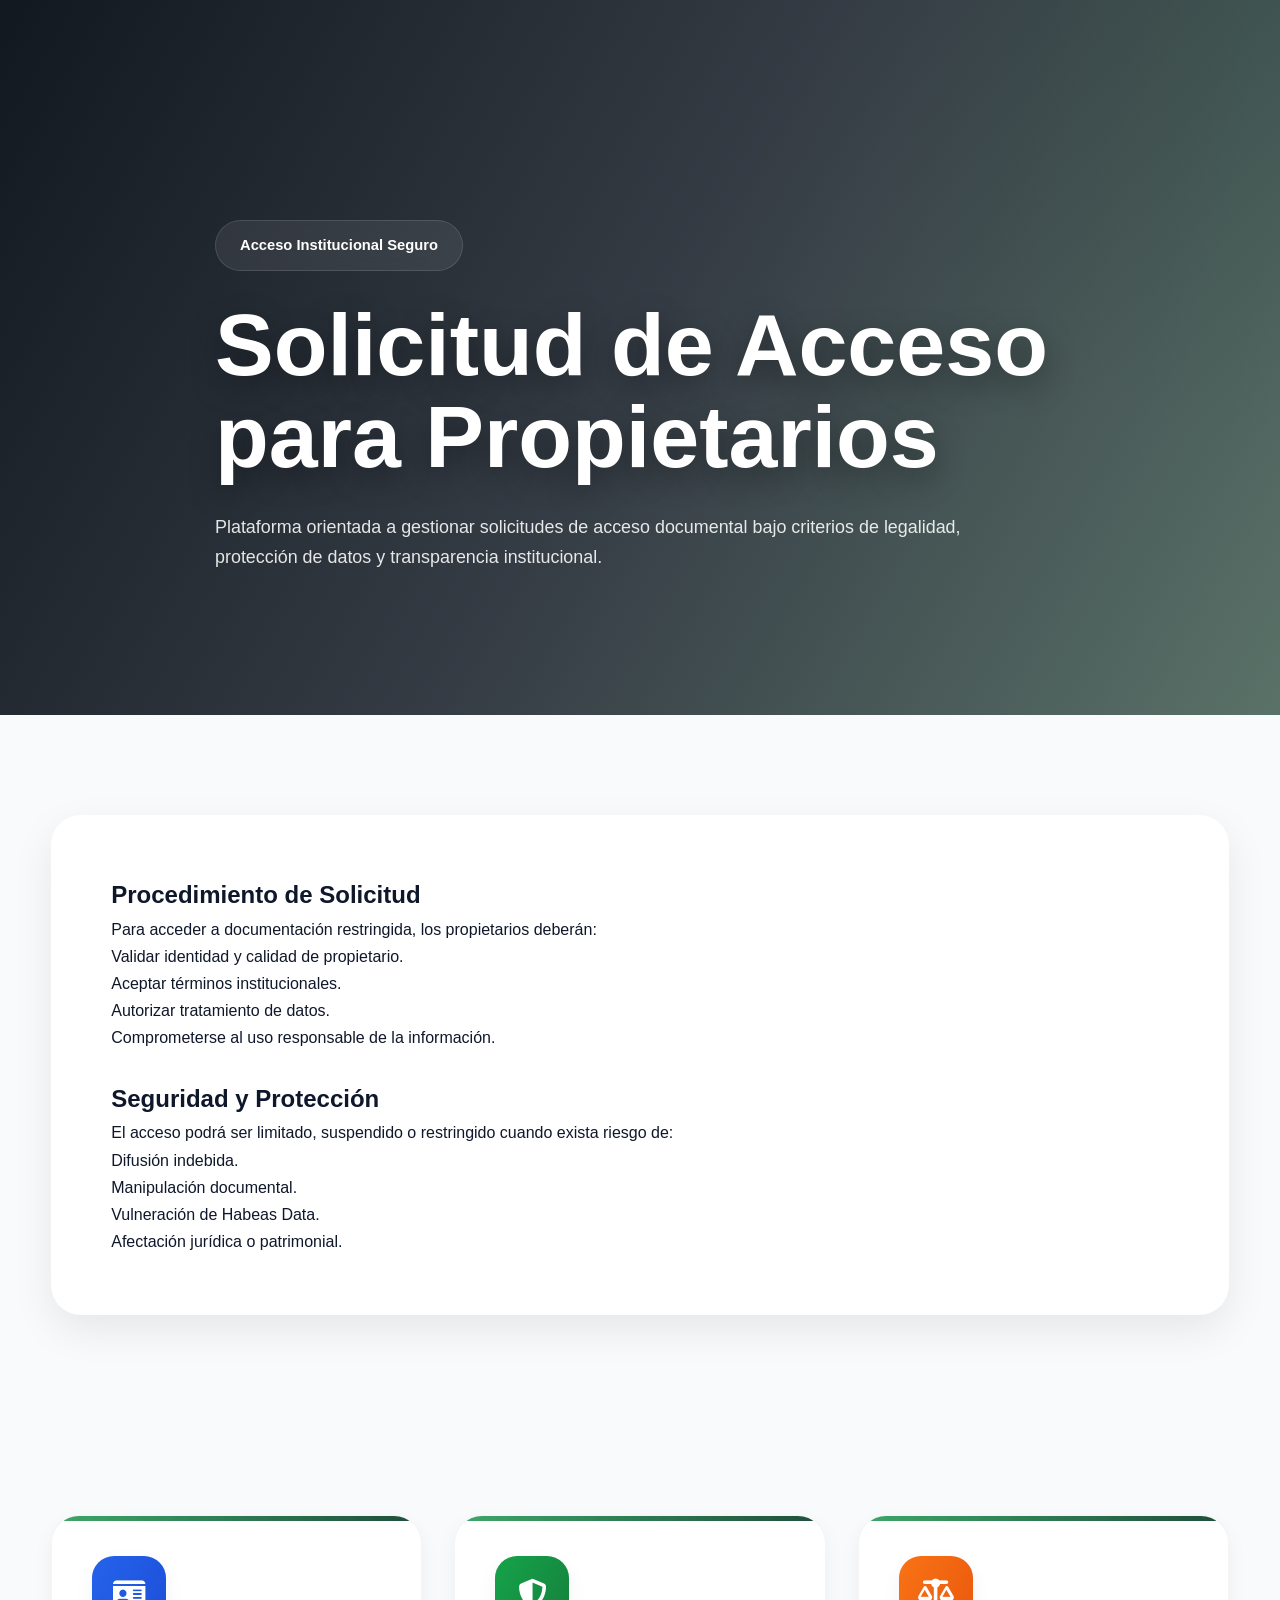
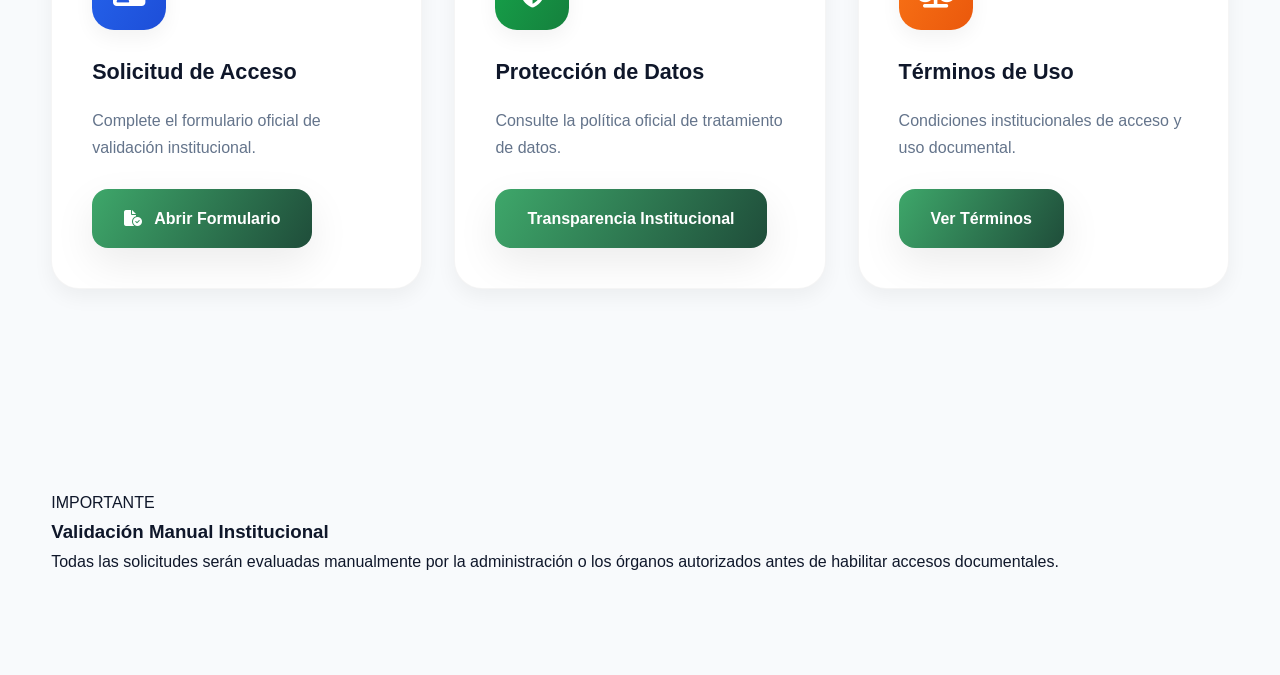
<file: pages/acceso-propietarios.html>
<!DOCTYPE html>
<html lang="es">

<head>

    <meta charset="UTF-8">

    <meta name="viewport"
        content="width=device-width, initial-scale=1.0">

    <title>
        Acceso de Propietarios | CIMARA PH
    </title>

    <link rel="stylesheet"
        href="../css/style.css">

    <link rel="stylesheet"
        href="https://cdnjs.cloudflare.com/ajax/libs/font-awesome/6.5.2/css/all.min.css">


</head>

<body>

    <!-- HERO -->

    <section class="hero hero-small">

        <div class="hero-overlay"></div>

        <div class="hero-content container">

            <span class="hero-badge">

                Acceso Institucional Seguro

            </span>

            <h2>

                Solicitud de Acceso
                para Propietarios

            </h2>

            <p>

                Plataforma orientada a gestionar solicitudes
                de acceso documental bajo criterios
                de legalidad, protección de datos
                y transparencia institucional.

            </p>

        </div>

    </section>

    <!-- INFORMACIÓN -->

    <section class="container">

        <div class="transparency-content">

            <h2>

                Procedimiento de Solicitud

            </h2>

            <p>

                Para acceder a documentación restringida,
                los propietarios deberán:
            </p>

            <ul>

                <li>
                    Validar identidad y calidad de propietario.
                </li>

                <li>
                    Aceptar términos institucionales.
                </li>

                <li>
                    Autorizar tratamiento de datos.
                </li>

                <li>
                    Comprometerse al uso responsable
                    de la información.
                </li>

            </ul>

            <br>

            <h2>

                Seguridad y Protección

            </h2>

            <p>

                El acceso podrá ser limitado,
                suspendido o restringido
                cuando exista riesgo de:
            </p>

            <ul>

                <li>Difusión indebida.</li>

                <li>Manipulación documental.</li>

                <li>Vulneración de Habeas Data.</li>

                <li>Afectación jurídica o patrimonial.</li>

            </ul>

        </div>

    </section>

    <!-- FORMULARIO -->

    <section class="container">

        <div class="documents-grid">

            <div class="document-card">

                <div class="doc-icon blue">

                    <i class="fa-solid fa-id-card"></i>

                </div>

                <h3>

                    Solicitud de Acceso

                </h3>

                <p>

                    Complete el formulario oficial
                    de validación institucional.

                </p>

                <br>

                <a href="https://docs.google.com/forms/d/e/1FAIpQLScj-nXksA_Li3yFpFgnNnrnM59nyXVGX8YIL6jTyWnkWaKWeA/viewform"
                    target="_blank"
                    class="btn btn-primary">

                    <i class="fa-solid fa-file-circle-check"></i>

                    Abrir Formulario

                </a>

            </div>

            <div class="document-card">

                <div class="doc-icon green">

                    <i class="fa-solid fa-shield-halved"></i>

                </div>

                <h3>

                    Protección de Datos

                </h3>

                <p>

                    Consulte la política oficial
                    de tratamiento de datos.

                </p>

                <br>
                
                <a href="pages/politica-transparencia.html"
                    class="btn btn-primary">
                    Transparencia Institucional
                </a>

            </div>

            <div class="document-card">

                <div class="doc-icon orange">

                    <i class="fa-solid fa-scale-balanced"></i>

                </div>

                <h3>

                    Términos de Uso

                </h3>

                <p>

                    Condiciones institucionales
                    de acceso y uso documental.

                </p>

                <br>

                <a href="terminos-uso.html"
                    class="btn btn-primary">

                    Ver Términos

                </a>

            </div>

        </div>

    </section>

    <!-- AVISO -->

    <section class="container">

        <div class="announcement-container">

            <div class="announcement-text">

                <span class="announcement-tag">

                    IMPORTANTE

                </span>

                <h3>

                    Validación Manual Institucional

                </h3>

                <p>

                    Todas las solicitudes serán evaluadas
                    manualmente por la administración
                    o los órganos autorizados antes
                    de habilitar accesos documentales.

                </p>

            </div>

        </div>

    </section>

</body>

</html>
</file>
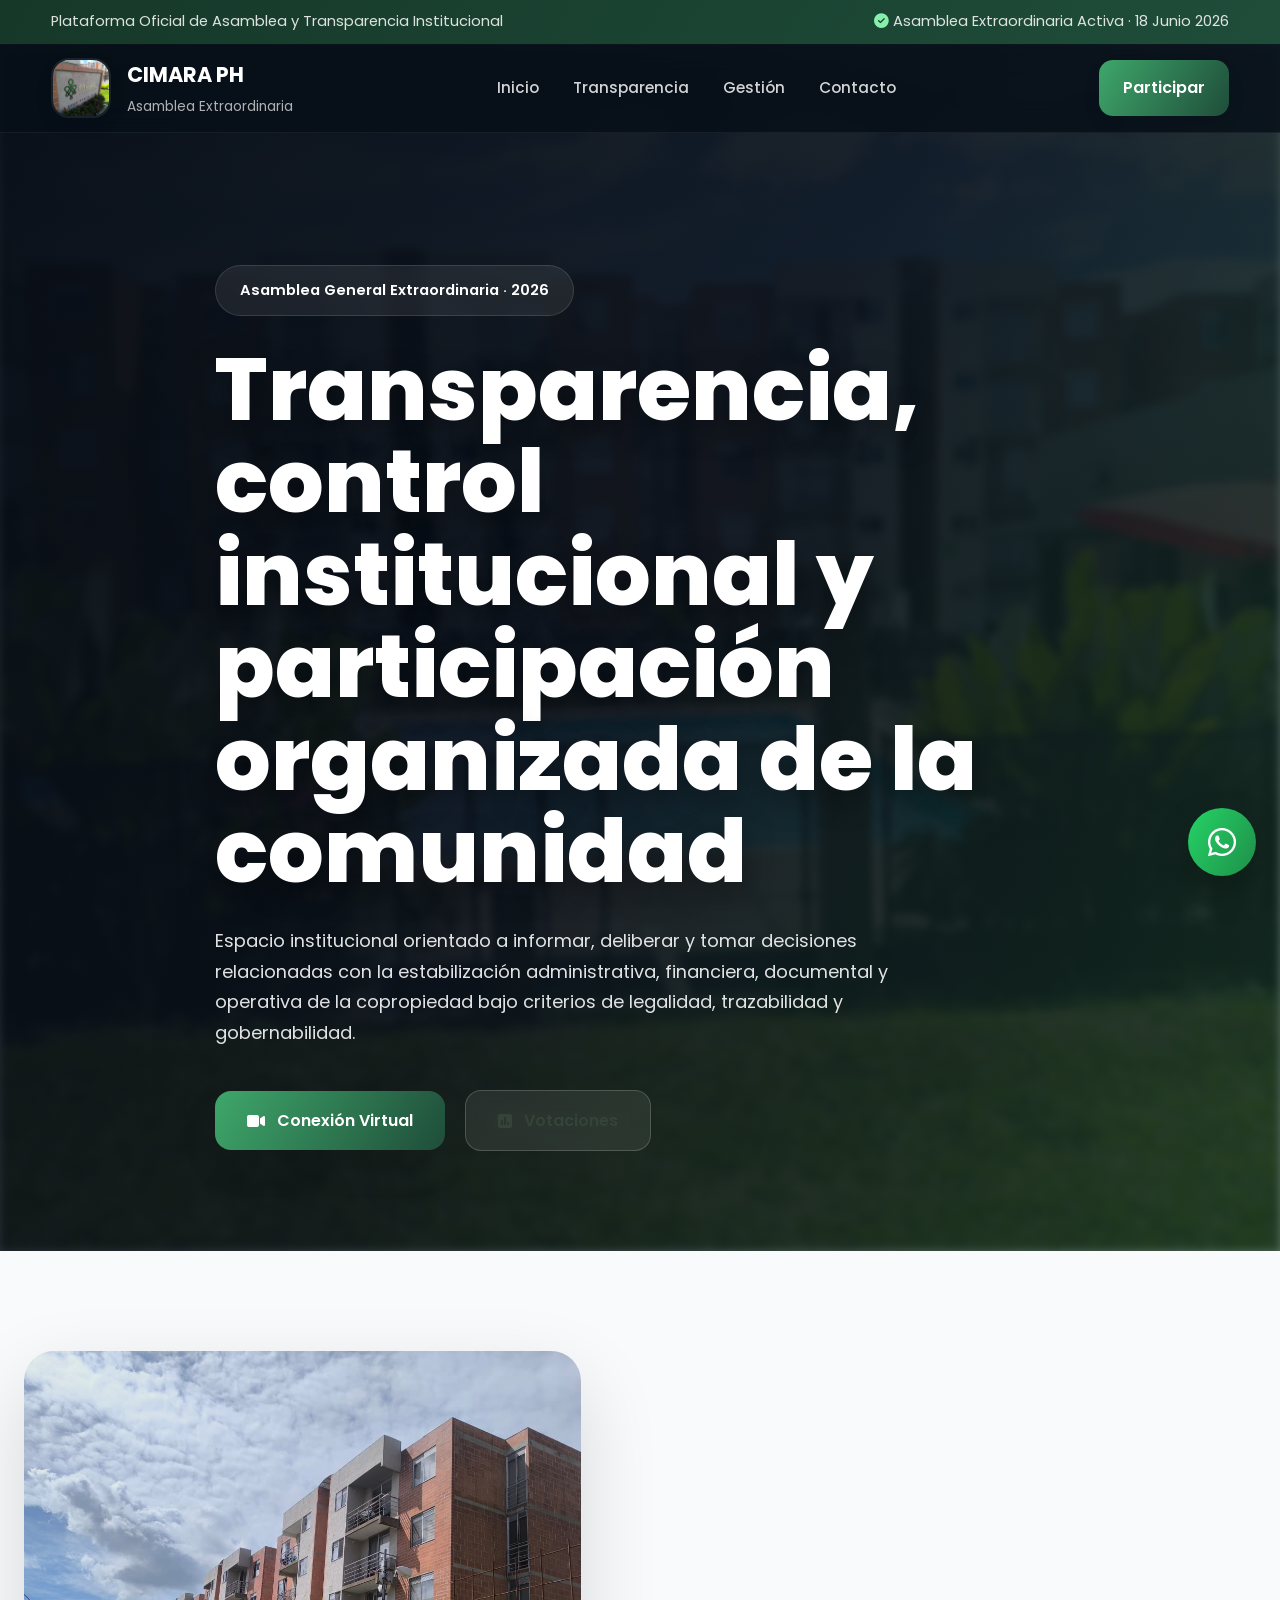
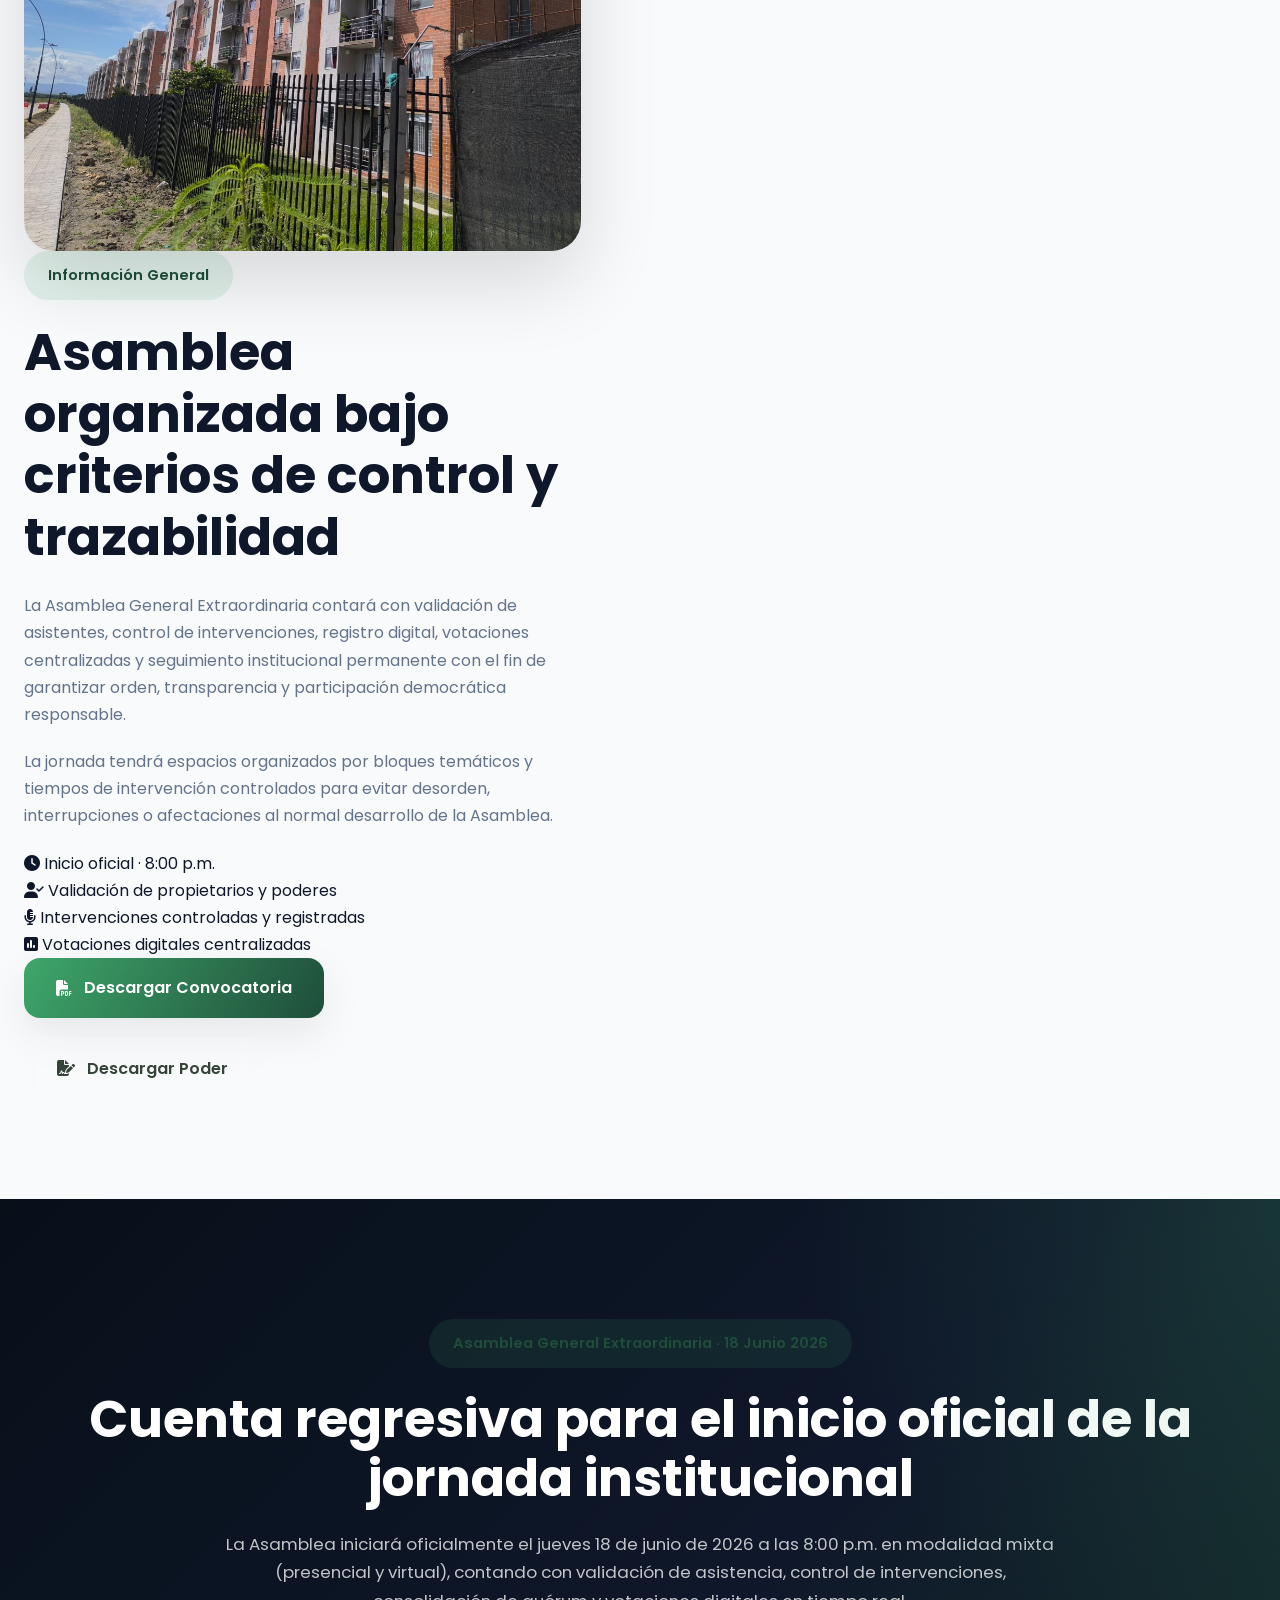
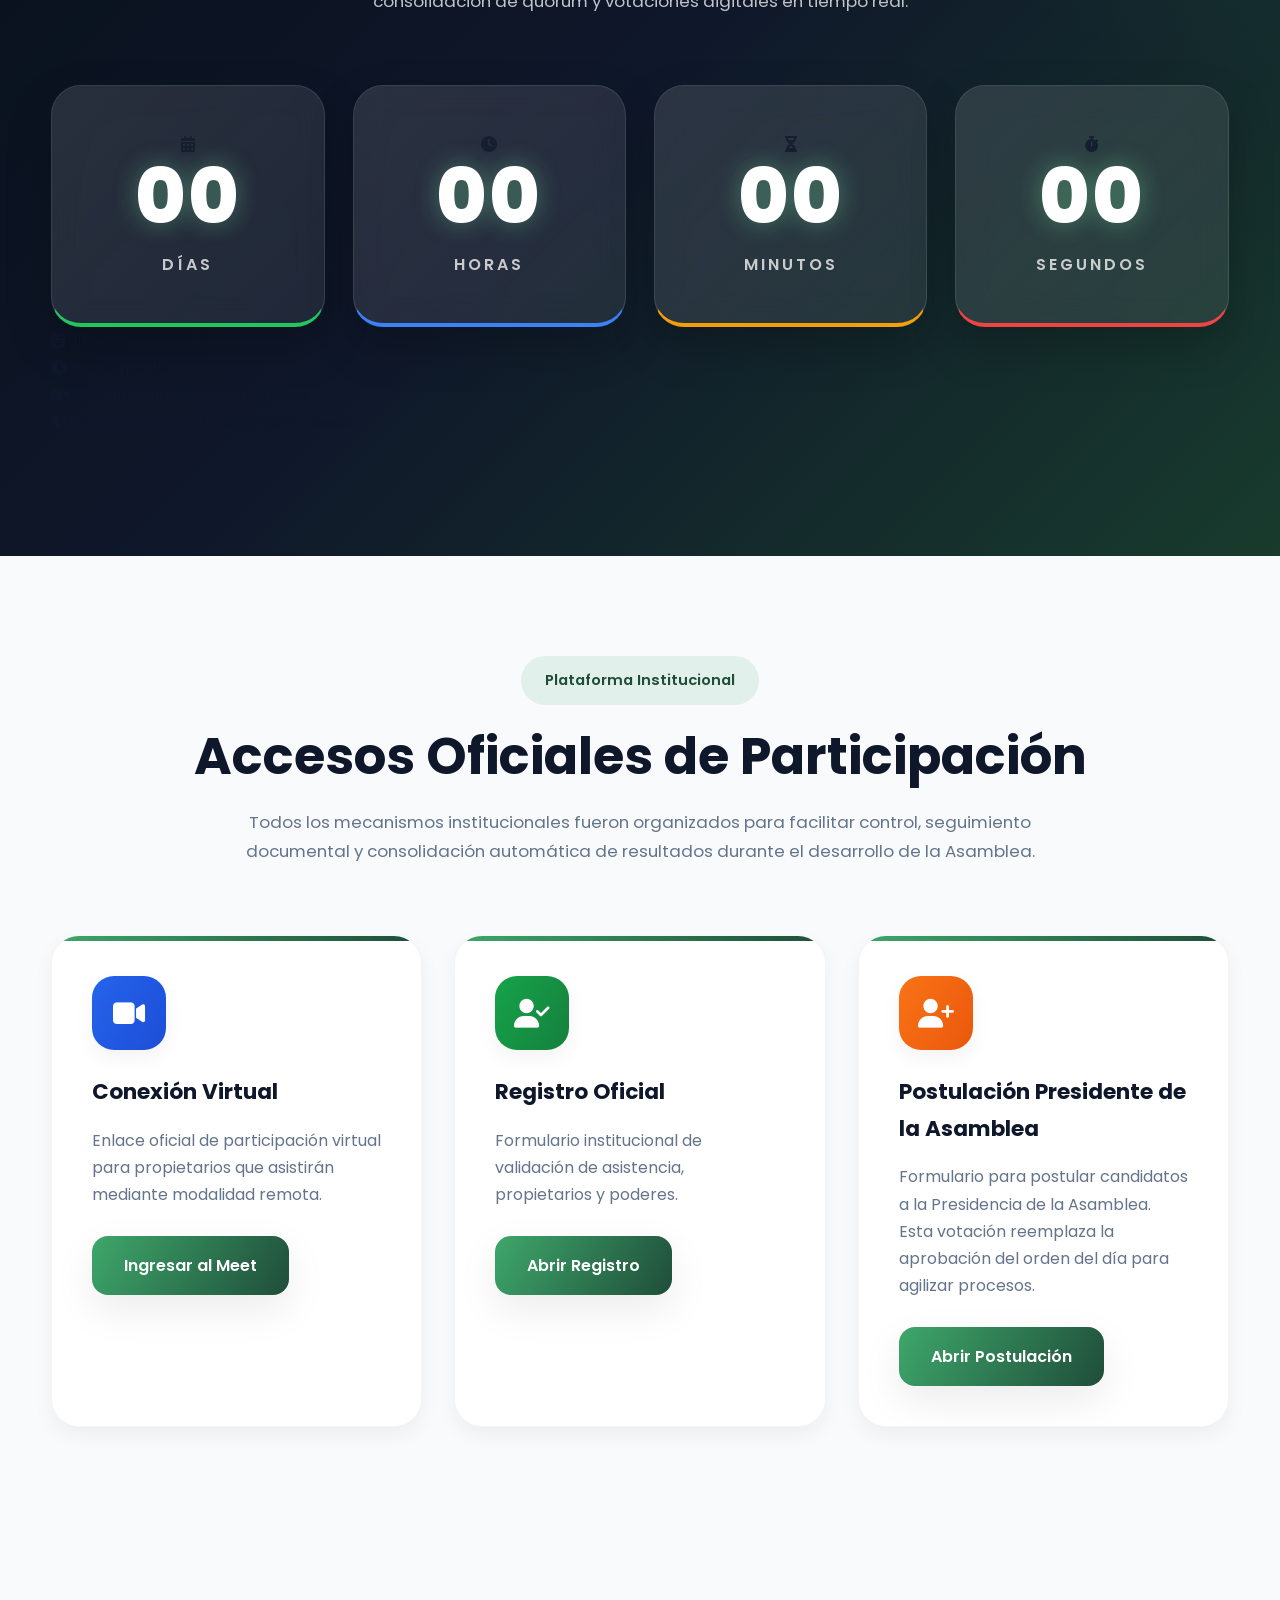
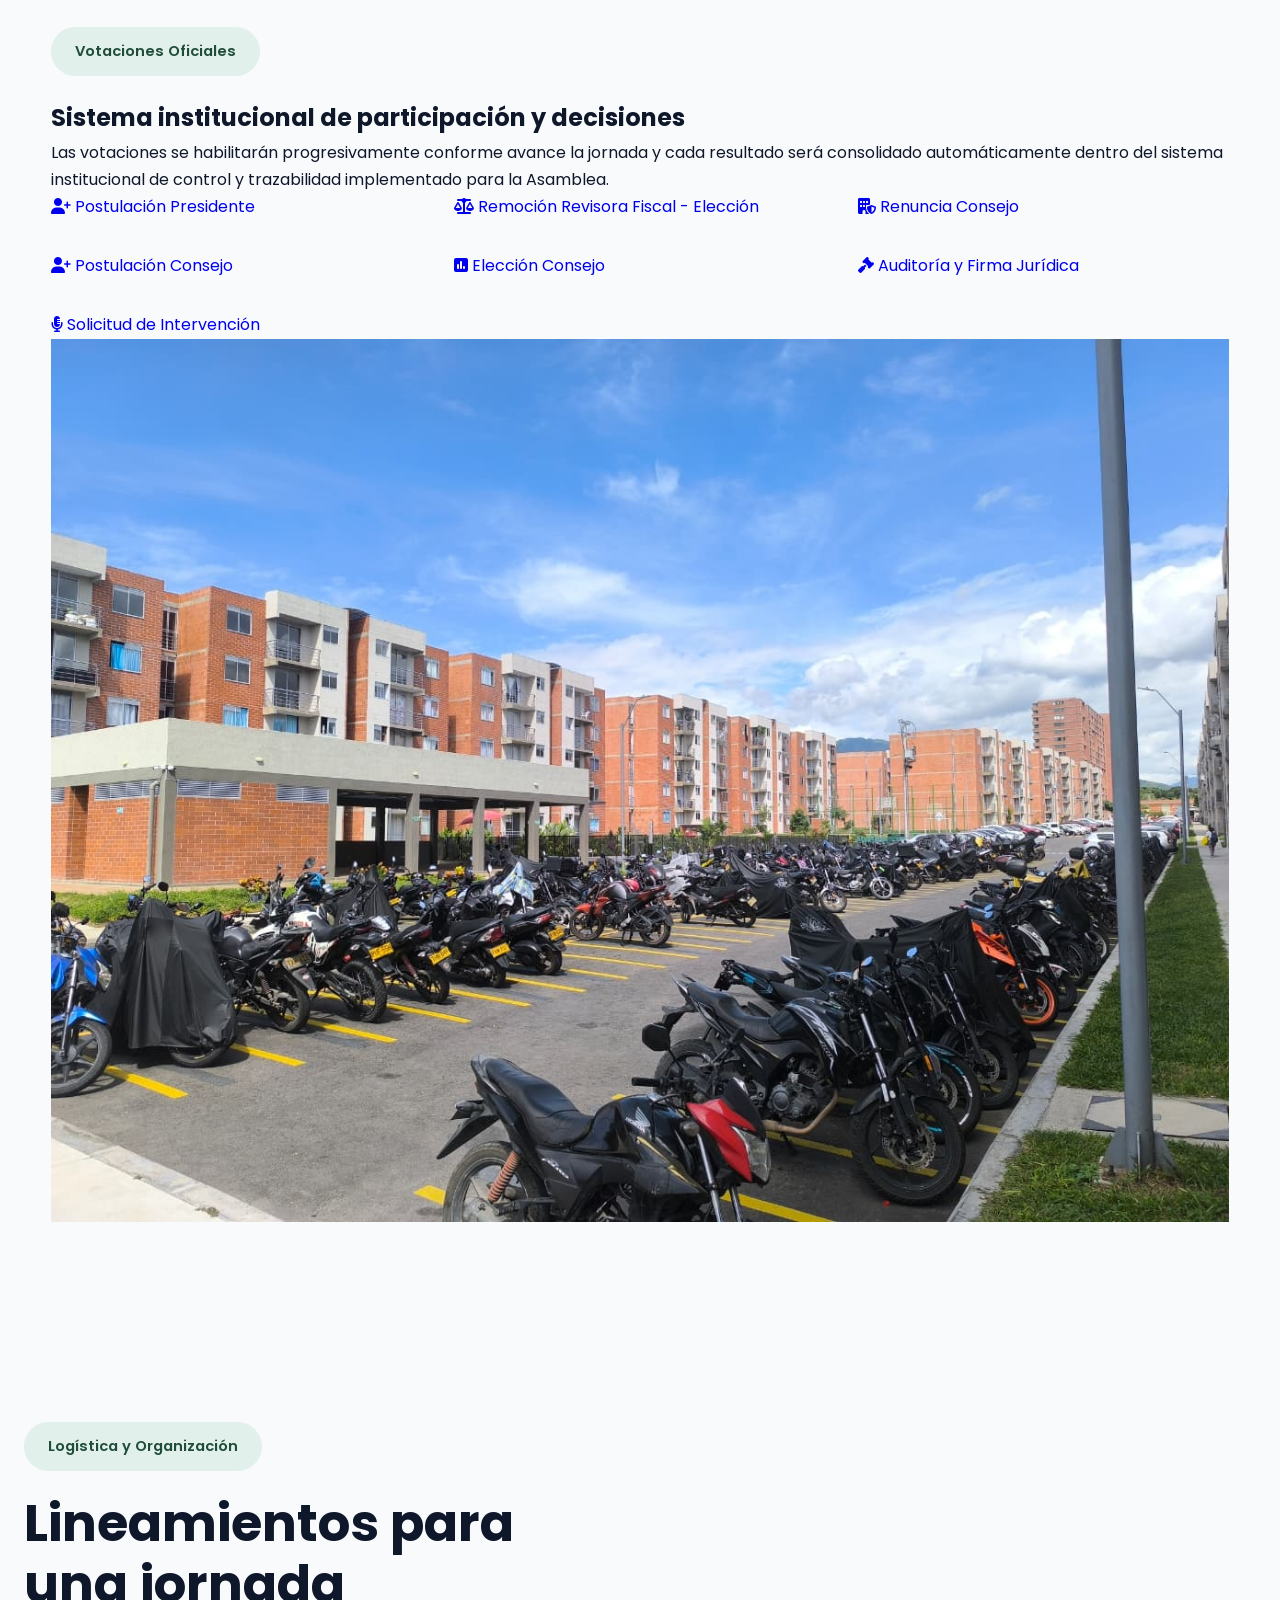
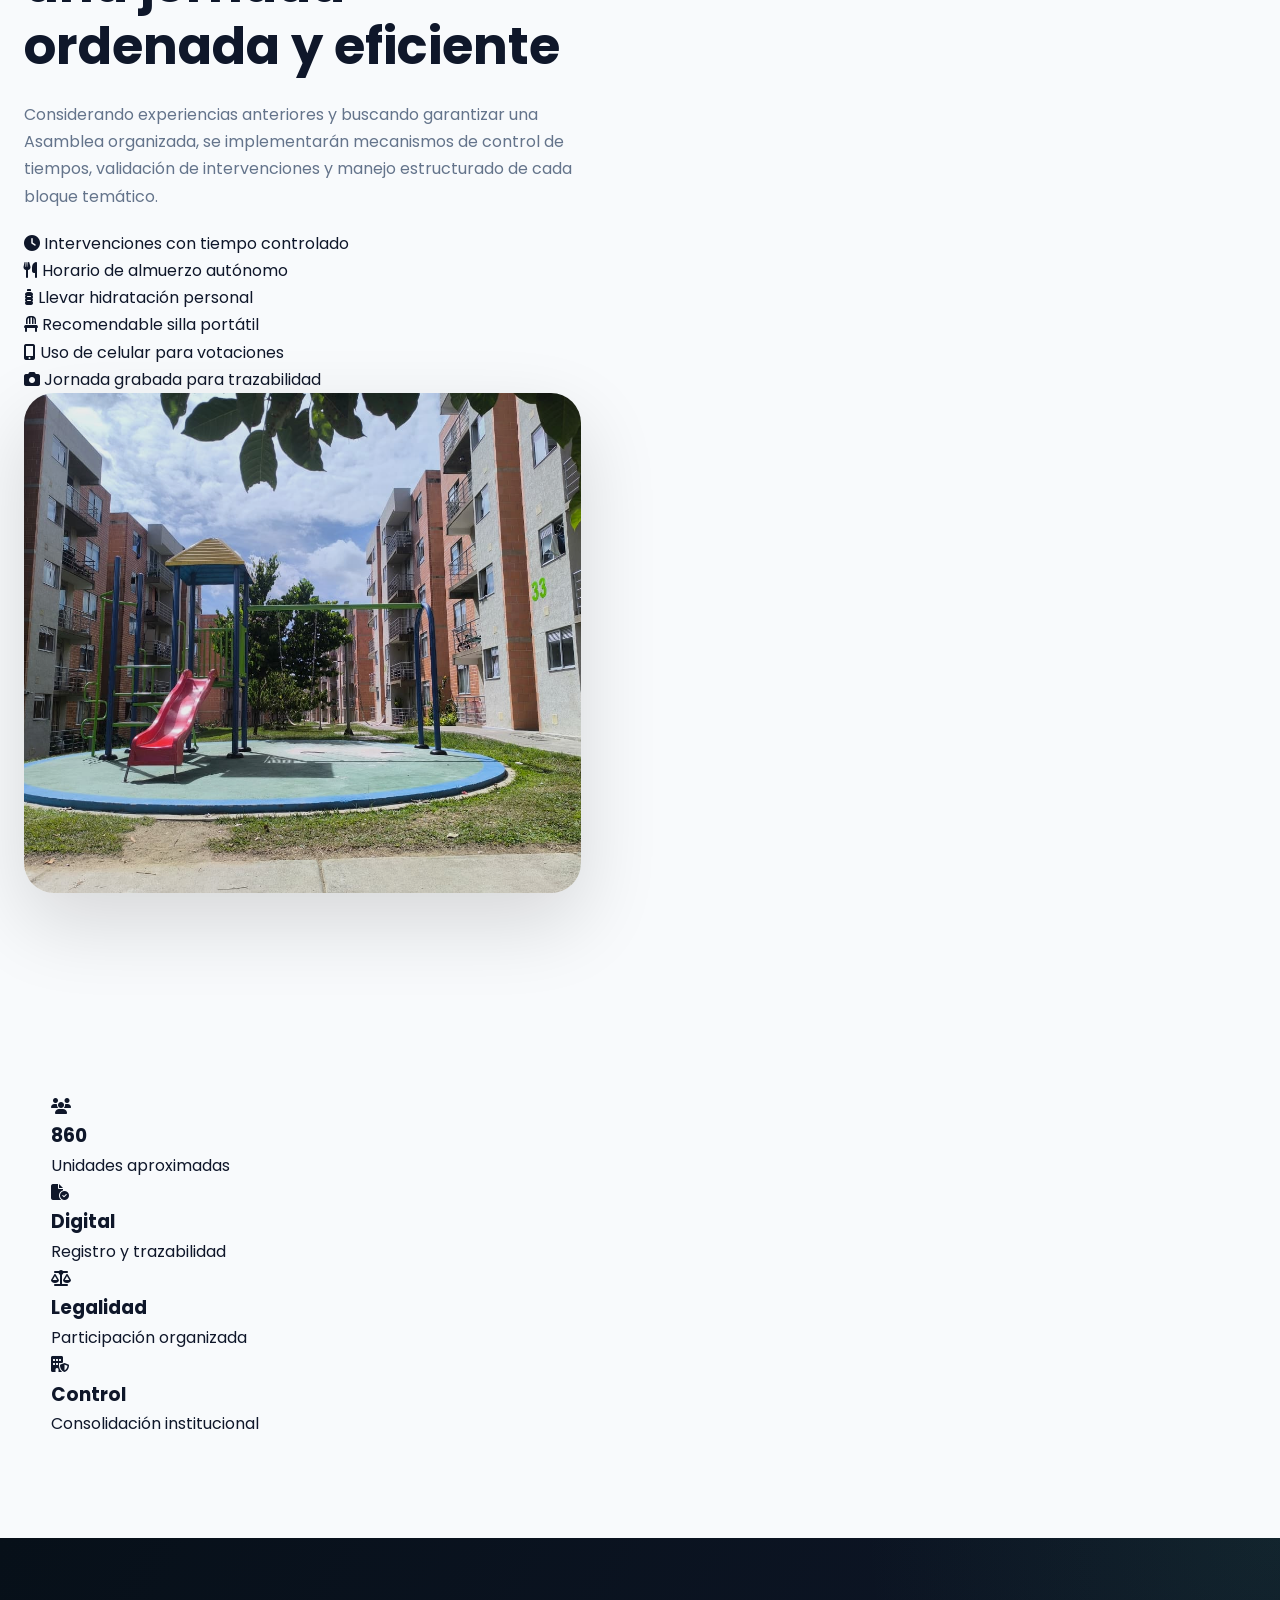
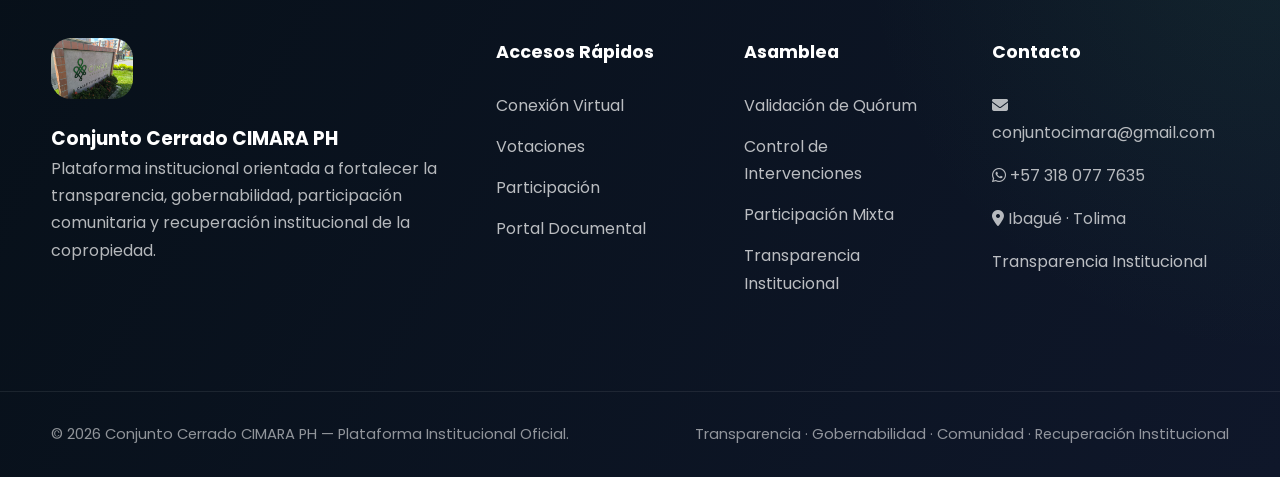
<file: pages/asamblea.html>
<!DOCTYPE html>
<html lang="es">

<head>

    <meta charset="UTF-8">
    <meta name="viewport" content="width=device-width, initial-scale=1.0">

    <title>Asamblea Extraordinaria 2026 | CIMARA PH</title>

    <meta name="description"
        content="Portal oficial de Asamblea General Extraordinaria del Conjunto Cerrado CIMARA PH. Participación virtual, votaciones, documentación y control institucional.">

    <!-- GOOGLE FONTS -->
    <link rel="preconnect" href="https://fonts.googleapis.com">

    <link href="https://fonts.googleapis.com/css2?family=Poppins:wght@300;400;500;600;700;800&display=swap"
        rel="stylesheet">

    <!-- ICONOS -->
    <link rel="stylesheet"
        href="https://cdnjs.cloudflare.com/ajax/libs/font-awesome/6.5.2/css/all.min.css">

    <!-- CSS -->
    <link rel="stylesheet" href="../css/style.css">
    <link rel="stylesheet" href="../css/responsive.css">
     <!-- Logo institucional -->
    <link rel="icon"
        type="image/png"
        href="../assets/img/logo1.png">

    <link rel="apple-touch-icon"
        href="../assets/img/logo1.png"> 

</head>

<body>

    <!-- ====================================== -->
    <!-- TOPBAR -->
    <!-- ====================================== -->

    <div class="topbar">

        <div class="container topbar-content">

            <p>
                Plataforma Oficial de Asamblea y Transparencia Institucional
            </p>

            <div class="topbar-status">

                <span>
                    <i class="fa-solid fa-circle-check"></i>
                    Asamblea Extraordinaria Activa · 18 Junio 2026
                </span>

            </div>

        </div>

    </div>

    <!-- ====================================== -->
    <!-- HEADER -->
    <!-- ====================================== -->

    <header class="header">

        <nav class="navbar container">

            <div class="logo-container">

                <img src="../assets/img/logo.jpeg"
                    alt="Logo CIMARA PH"
                    class="logo">

                <div class="logo-text">

                    <h1>CIMARA PH</h1>

                    <span>
                        Asamblea Extraordinaria
                    </span>

                </div>

            </div>

            <ul class="nav-links">

                <li><a href="../index.html">Inicio</a></li>

                <li><a href="../pages/transparencia.html">Transparencia</a></li>

                <li><a href="../pages/proyectos.html"> Gestión</a></li>

                <li><a href="../pages/contacto.html">Contacto</a></li>

            </ul>

            <a href="#participacion"
                class="nav-btn">

                Participar

            </a>

        </nav>

    </header>

    <!-- ====================================== -->
    <!-- HERO -->
    <!-- ====================================== -->

    <section class="hero hero-small asamblea-hero">

        <img src="../assets/img/cimara.jpeg"
            alt="Asamblea CIMARA PH"
            class="hero-bg">

        <div class="hero-overlay"></div>

        <div class="hero-content container">

            <span class="hero-badge">

                Asamblea General Extraordinaria · 2026

            </span>

            <h2>

                Transparencia, control institucional
                y participación organizada
                de la comunidad

            </h2>

            <p>

                Espacio institucional orientado a informar, deliberar y tomar
                decisiones relacionadas con la estabilización administrativa,
                financiera, documental y operativa de la copropiedad bajo
                criterios de legalidad, trazabilidad y gobernabilidad.

            </p>

            <div class="hero-buttons">

                <a href="https://www.youtube.com/live/VRXaHbSTzBk?si=P4AjhepcPn6gRCrR"
                    class="btn btn-primary">

                    <i class="fa-solid fa-video"></i>
                    Conexión Virtual

                </a>

                <a href="#votaciones"
                    class="btn btn-secondary">

                    <i class="fa-solid fa-square-poll-vertical"></i>
                    Votaciones

                </a>

            </div>

        </div>

    </section>


    <!-- ====================================== -->
    <!-- INFORMACIÓN PRINCIPAL -->
    <!-- ====================================== -->

    <section class="split-section" id="participacion">

        <div class="container split-container">

            <div class="split-image">

                <img src="../assets/img/cimara7.jpeg"
                    alt="Participación Asamblea">

            </div>

            <div class="split-content">

                <span class="section-badge">

                    Información General

                </span>

                <h2>

                    Asamblea organizada bajo criterios de control y trazabilidad

                </h2>

                <p>

                    La Asamblea General Extraordinaria contará con validación
                    de asistentes, control de intervenciones, registro digital,
                    votaciones centralizadas y seguimiento institucional
                    permanente con el fin de garantizar orden, transparencia
                    y participación democrática responsable.

                </p>

                <p>

                    La jornada tendrá espacios organizados por bloques temáticos
                    y tiempos de intervención controlados para evitar desorden,
                    interrupciones o afectaciones al normal desarrollo de la
                    Asamblea.

                </p>

                <div class="future-list">

                    <div>

                        <i class="fa-solid fa-clock"></i>

                        Inicio oficial · 8:00 p.m.

                    </div>

                    <div>

                        <i class="fa-solid fa-user-check"></i>

                        Validación de propietarios y poderes

                    </div>

                    <div>

                        <i class="fa-solid fa-microphone-lines"></i>

                        Intervenciones controladas y registradas

                    </div>

                    <div>

                        <i class="fa-solid fa-square-poll-vertical"></i>

                        Votaciones digitales centralizadas

                    </div>

                </div>

                <div class="hero-buttons mt-30">

                    <a href="../assets/docs/Convocatoria2.pdf"
                        class="btn btn-primary">

                        <i class="fa-solid fa-file-pdf"></i>
                        Descargar Convocatoria

                    </a>

                    <a href="../assets/docs/Poder.pdf"
                        class="btn btn-secondary">

                        <i class="fa-solid fa-file-signature"></i>
                        Descargar Poder

                    </a>

                </div>

            </div>

        </div>

    </section>

  <!-- ====================================== -->
<!-- COUNTDOWN -->
<!-- ====================================== -->

<section class="countdown-section">

    <div class="container">

        <div class="section-title">

            <span class="section-badge">

                Asamblea General Extraordinaria · 18 Junio 2026

            </span>

            <h2>

                Cuenta regresiva para el inicio oficial de la jornada institucional

            </h2>

            <p>

                La Asamblea iniciará oficialmente el jueves 18 de junio de 2026
                a las 8:00 p.m. en modalidad mixta (presencial y virtual),
                contando con validación de asistencia, control de intervenciones,
                consolidación de quórum y votaciones digitales en tiempo real.

            </p>

        </div>

        <div class="countdown-grid">

            <div class="countdown-card">

                <div class="countdown-icon">

                    <i class="fa-solid fa-calendar-days"></i>

                </div>

                <h3 id="days">00</h3>

                <p>Días</p>

            </div>

            <div class="countdown-card">

                <div class="countdown-icon">

                    <i class="fa-solid fa-clock"></i>

                </div>

                <h3 id="hours">00</h3>

                <p>Horas</p>

            </div>

            <div class="countdown-card">

                <div class="countdown-icon">

                    <i class="fa-solid fa-hourglass-half"></i>

                </div>

                <h3 id="minutes">00</h3>

                <p>Minutos</p>

            </div>

            <div class="countdown-card">

                <div class="countdown-icon">

                    <i class="fa-solid fa-stopwatch"></i>

                </div>

                <h3 id="seconds">00</h3>

                <p>Segundos</p>

            </div>

        </div>

        <!-- INFO EXTRA -->

        <div class="assembly-info-bar">

            <div class="assembly-info-item">

                <i class="fa-solid fa-calendar-check"></i>

                <span>
                    Jueves · 18 de junio de 2026
                </span>

            </div>

            <div class="assembly-info-item">

                <i class="fa-solid fa-clock"></i>

                <span>
                    Inicio oficial · 8:00 p.m.
                </span>

            </div>

            <div class="assembly-info-item">

                <i class="fa-solid fa-video"></i>

                <span>
                    Modalidad presencial y virtual
                </span>

            </div>

            <div class="assembly-info-item">

                <i class="fa-solid fa-shield-halved"></i>

                <span>
                    Participación validada y controlada
                </span>

            </div>

        </div>

    </div>

</section>

    <!-- ====================================== -->
    <!-- CONEXIÓN Y FORMULARIOS -->
    <!-- ====================================== -->

    <section class="documents-section" id="conexion">

        <div class="container">

            <div class="section-title">

                <span class="section-badge">

                    Plataforma Institucional

                </span>

                <h2>

                    Accesos Oficiales de Participación

                </h2>

                <p>

                    Todos los mecanismos institucionales fueron organizados
                    para facilitar control, seguimiento documental y
                    consolidación automática de resultados durante
                    el desarrollo de la Asamblea.

                </p>

            </div>

            <div class="cards-grid">

                <!-- MEET -->

                <div class="document-card">

                    <div class="doc-icon blue">

                        <i class="fa-solid fa-video"></i>

                    </div>

                    <h3>

                        Conexión Virtual

                    </h3>

                    <p>

                        Enlace oficial de participación virtual para propietarios
                        que asistirán mediante modalidad remota.

                    </p>

                    <br>

                    <a href="https://www.youtube.com/live/VRXaHbSTzBk?si=P4AjhepcPn6gRCrR"
                        target="_blank"
                        class="btn btn-primary">

                        Ingresar al Meet

                    </a>

                </div>

                <!-- REGISTRO -->

                <div class="document-card">

                    <div class="doc-icon green">

                        <i class="fa-solid fa-user-check"></i>

                    </div>

                    <h3>

                        Registro Oficial

                    </h3>

                    <p>

                        Formulario institucional de validación de asistencia,
                        propietarios y poderes.

                    </p>

                    <br>

                    <a href="https://docs.google.com/forms/d/e/1FAIpQLSdtVVCDMI0psIOx9H2P027DaLjw8FVDZ6mABKS0YfaS4M61RQ/viewform?usp=header"
                        target="_blank"
                        class="btn btn-primary">

                        Abrir Registro

                    </a>

                </div>

                <!-- POSTULACIÓN PRESIDENTE (reemplaza a Aprobación Orden del Día) -->

                <div class="document-card">

                    <div class="doc-icon orange">

                        <i class="fa-solid fa-user-plus"></i>

                    </div>

                    <h3>

                        Postulación Presidente de la Asamblea

                    </h3>

                    <p>

                        Formulario para postular candidatos a la Presidencia de la Asamblea. Esta votación reemplaza la aprobación del orden del día para agilizar procesos.

                    </p>

                    <br>

                    <a href="https://docs.google.com/forms/d/e/1FAIpQLSeKtLeIEE4wRLY0hvyapOiL1kQmWGWdLRz1jcUPOmnZif1PmQ/viewform?usp=header"
                        target="_blank"
                        class="btn btn-primary">

                        Abrir Postulación

                    </a>

                </div>

            </div>

        </div>

    </section>

    <!-- ====================================== -->
    <!-- VOTACIONES -->
    <!-- ====================================== -->

    <section class="future-section" id="votaciones">

        <div class="container future-container">

            <div class="future-content">

                <span class="section-badge">

                    Votaciones Oficiales

                </span>

                <h2>

                    Sistema institucional de participación y decisiones

                </h2>

                <p>

                    Las votaciones se habilitarán progresivamente conforme
                    avance la jornada y cada resultado será consolidado
                    automáticamente dentro del sistema institucional de control
                    y trazabilidad implementado para la Asamblea.

                </p>

                <div class="cards-grid mini-grid">

                    <!-- POSTULACIÓN PRESIDENTE (reemplaza Aprobación Reglamento) -->

                    <a href="https://docs.google.com/forms/d/e/1FAIpQLSeKtLeIEE4wRLY0hvyapOiL1kQmWGWdLRz1jcUPOmnZif1PmQ/viewform?usp=header"
                        target="_blank"
                        class="mini-card">

                        <i class="fa-solid fa-user-plus"></i>
                        Postulación Presidente

                    </a>

                    <a href="https://docs.google.com/forms/d/e/1FAIpQLScGHaIbxk_SWPTgECd9G_X44jH6vM6KkF0hXBWu9YtQVlCnxA/viewform?usp=header"
                        target="_blank"
                        class="mini-card">

                        <i class="fa-solid fa-scale-balanced"></i>
                        Remoción Revisora Fiscal - Elección 

                    </a>

                    <a href="https://docs.google.com/forms/d/e/1FAIpQLSew95-vtAzZR6Ma3tVvjPCbHi-6T7-ksK_3F1gRK_4RJ7g5dg/viewform?usp=header"
                        target="_blank"
                        class="mini-card">

                        <i class="fa-solid fa-building-shield"></i>
                        Renuncia Consejo

                    </a>

                    <a href="https://docs.google.com/forms/d/e/1FAIpQLSc84aAIZM1QMj94ktLBsXazDFSY2OtYsq6mBxSz2FqsdtCiYg/viewform?usp=header"
                        target="_blank"
                        class="mini-card">

                        <i class="fa-solid fa-user-plus"></i>
                        Postulación Consejo

                    </a>

                    <a href="https://docs.google.com/forms/d/e/1FAIpQLSeNq_4ketqEdRX10kvAxtUd5v2d14WIR6V6P7myNtepUawAmw/viewform?usp=header"
                        target="_blank"
                        class="mini-card">

                        <i class="fa-solid fa-square-poll-vertical"></i>
                        Elección Consejo
                        
                    </a>

                    <!-- AUDITORÍA Y FIRMA JURÍDICA -->

                    <a href="https://docs.google.com/forms/d/e/1FAIpQLScVoKLMEJIEHTInNuPOYjZO4YXgRXZHdr_SezL9sFlfF3PvUA/viewform?usp=header"
                        target="_blank"
                        class="mini-card">

                        <i class="fa-solid fa-gavel"></i>
                        Auditoría y Firma Jurídica

                    </a>

                    <a href="https://docs.google.com/forms/d/e/1FAIpQLSc0IXQD7iy563ulOgxoIF3boKAdd-J6ChOvM0P324ekQDUx4g/viewform?usp=header"
                        target="_blank"
                        class="mini-card">

                        <i class="fa-solid fa-microphone-lines"></i>
                        Solicitud de Intervención

                    </a>

                </div>

            </div>

            <div class="future-image">

                <img src="../assets/img/cimara2.jpeg"
                    alt="Control Institucional">

            </div>

        </div>

    </section>

    <!-- ====================================== -->
    <!-- LOGÍSTICA -->
    <!-- ====================================== -->

    <section class="split-section split-reverse">

        <div class="container split-container">

            <div class="split-content">

                <span class="section-badge">

                    Logística y Organización

                </span>

                <h2>

                    Lineamientos para una jornada ordenada y eficiente

                </h2>

                <p>

                    Considerando experiencias anteriores y buscando garantizar
                    una Asamblea organizada, se implementarán mecanismos de
                    control de tiempos, validación de intervenciones y manejo
                    estructurado de cada bloque temático.

                </p>

                <div class="future-list">

                    <div>

                        <i class="fa-solid fa-clock"></i>

                        Intervenciones con tiempo controlado

                    </div>

                    <div>

                        <i class="fa-solid fa-utensils"></i>

                        Horario de almuerzo autónomo

                    </div>

                    <div>

                        <i class="fa-solid fa-bottle-water"></i>

                        Llevar hidratación personal

                    </div>

                    <div>

                        <i class="fa-solid fa-chair"></i>

                        Recomendable silla portátil

                    </div>

                    <div>

                        <i class="fa-solid fa-mobile-screen-button"></i>

                        Uso de celular para votaciones

                    </div>

                    <div>

                        <i class="fa-solid fa-camera"></i>

                        Jornada grabada para trazabilidad

                    </div>

                </div>

            </div>

            <div class="split-image">

                <img src="../assets/img/cimara5.jpeg"
                    alt="Organización Asamblea">

            </div>

        </div>

    </section>

    <!-- ====================================== -->
    <!-- ESTADÍSTICAS -->
    <!-- ====================================== -->

    <section class="stats-section">

        <div class="container stats-grid">

            <div class="stat-card">

                <i class="fa-solid fa-users"></i>

                <h3>860</h3>

                <p>
                    Unidades aproximadas
                </p>

            </div>

            <div class="stat-card">

                <i class="fa-solid fa-file-circle-check"></i>

                <h3>Digital</h3>

                <p>
                    Registro y trazabilidad
                </p>

            </div>

            <div class="stat-card">

                <i class="fa-solid fa-scale-balanced"></i>

                <h3>Legalidad</h3>

                <p>
                    Participación organizada
                </p>

            </div>

            <div class="stat-card">

                <i class="fa-solid fa-building-shield"></i>

                <h3>Control</h3>

                <p>
                    Consolidación institucional
                </p>

            </div>

        </div>

    </section>

    <!-- ====================================== -->
    <!-- WHATSAPP -->
    <!-- ====================================== -->

    <a href="https://wa.me/573180777635"
        class="whatsapp-float"
        target="_blank">

        <i class="fa-brands fa-whatsapp"></i>

    </a>

    <!-- ====================================== -->
    <!-- FOOTER -->
    <!-- ====================================== -->

    <footer class="footer">

        <div class="container footer-grid">

            <div class="footer-column">

                <img src="../assets/img/logo.jpeg"
                    alt="Logo CIMARA PH"
                    class="footer-logo">

                <h3>

                    Conjunto Cerrado CIMARA PH

                </h3>

                <p>

                    Plataforma institucional orientada a fortalecer la
                    transparencia, gobernabilidad, participación comunitaria
                    y recuperación institucional de la copropiedad.

                </p>

            </div>

            <div class="footer-column">

                <h4>

                    Accesos Rápidos

                </h4>

                <a href="https://www.youtube.com/live/VRXaHbSTzBk?si=P4AjhepcPn6gRCrR">
                    Conexión Virtual
                </a>

                <a href="#votaciones">
                    Votaciones
                </a>

                <a href="#participacion">
                    Participación
                </a>

                <a href="../pages/documentos.html">
                    Portal Documental
                </a>

            </div>

            <div class="footer-column">

                <h4>

                    Asamblea

                </h4>

                <a href="#">
                    Validación de Quórum
                </a>

                <a href="#">
                    Control de Intervenciones
                </a>

                <a href="#">
                    Participación Mixta
                </a>

                <a href="#">
                    Transparencia Institucional
                </a>

            </div>

            <div class="footer-column">

                <h4>

                    Contacto

                </h4>

                <p>

                    <i class="fa-solid fa-envelope"></i>
                    conjuntocimara@gmail.com

                </p>

                <p>

                    <i class="fa-brands fa-whatsapp"></i>
                    +57 318 077 7635

                </p>

                <p>

                    <i class="fa-solid fa-location-dot"></i>
                    Ibagué · Tolima

                </p>
                
                <a href="pages/politica-transparencia.html">   
                    Transparencia Institucional
                </a>

            </div>

        </div>

        <div class="footer-bottom">

            <div class="container footer-bottom-content">

                <p>

                    © 2026 Conjunto Cerrado CIMARA PH —
                    Plataforma Institucional Oficial.

                </p>

                <p>

                    Transparencia · Gobernabilidad · Comunidad · Recuperación Institucional

                </p>

            </div>

        </div>

    </footer>

    <!-- JS -->
    <script src="../js/main.js"></script>
    <script src="../js/asamblea.js"></script>

</body>

</html>
</file>
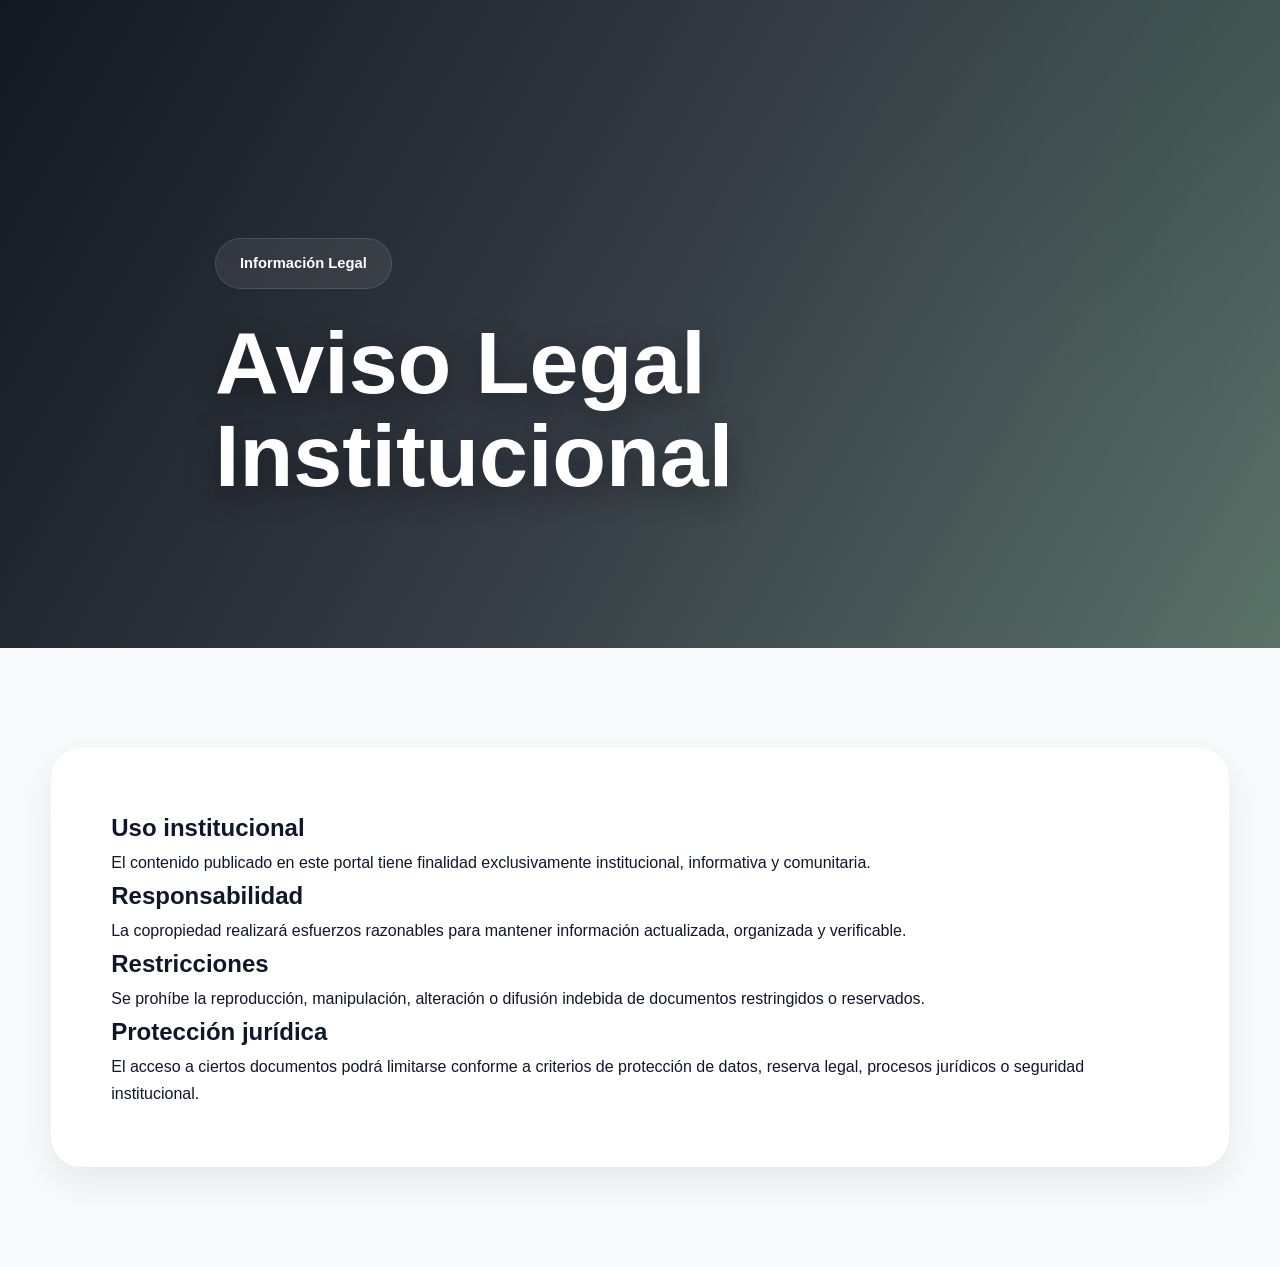
<file: pages/aviso-legal.html>
<!DOCTYPE html>
<html lang="es">

<head>

    <meta charset="UTF-8">

    <meta name="viewport"
        content="width=device-width, initial-scale=1.0">

    <title>
        Aviso Legal | CIMARA PH
    </title>

    <link rel="stylesheet"
        href="../css/style.css">

     <!-- Logo institucional -->
    <link rel="icon"
        type="image/png"
        href="../assets/img/logo1.png">

    <link rel="apple-touch-icon"
        href="../assets/img/logo1.png"> 

</head>

<body>

    <section class="hero hero-small">

        <div class="hero-overlay"></div>

        <div class="hero-content container">

            <span class="hero-badge">
                Información Legal
            </span>

            <h2>
                Aviso Legal Institucional
            </h2>

        </div>

    </section>

    <section class="container">

        <div class="transparency-content">

            <h2>Uso institucional</h2>

            <p>
                El contenido publicado en este portal
                tiene finalidad exclusivamente institucional,
                informativa y comunitaria.
            </p>

            <h2>Responsabilidad</h2>

            <p>
                La copropiedad realizará esfuerzos razonables
                para mantener información actualizada,
                organizada y verificable.
            </p>

            <h2>Restricciones</h2>

            <p>
                Se prohíbe la reproducción, manipulación,
                alteración o difusión indebida de documentos
                restringidos o reservados.
            </p>

            <h2>Protección jurídica</h2>

            <p>
                El acceso a ciertos documentos podrá limitarse
                conforme a criterios de protección de datos,
                reserva legal, procesos jurídicos
                o seguridad institucional.
            </p>

        </div>

    </section>

</body>

</html>
</file>
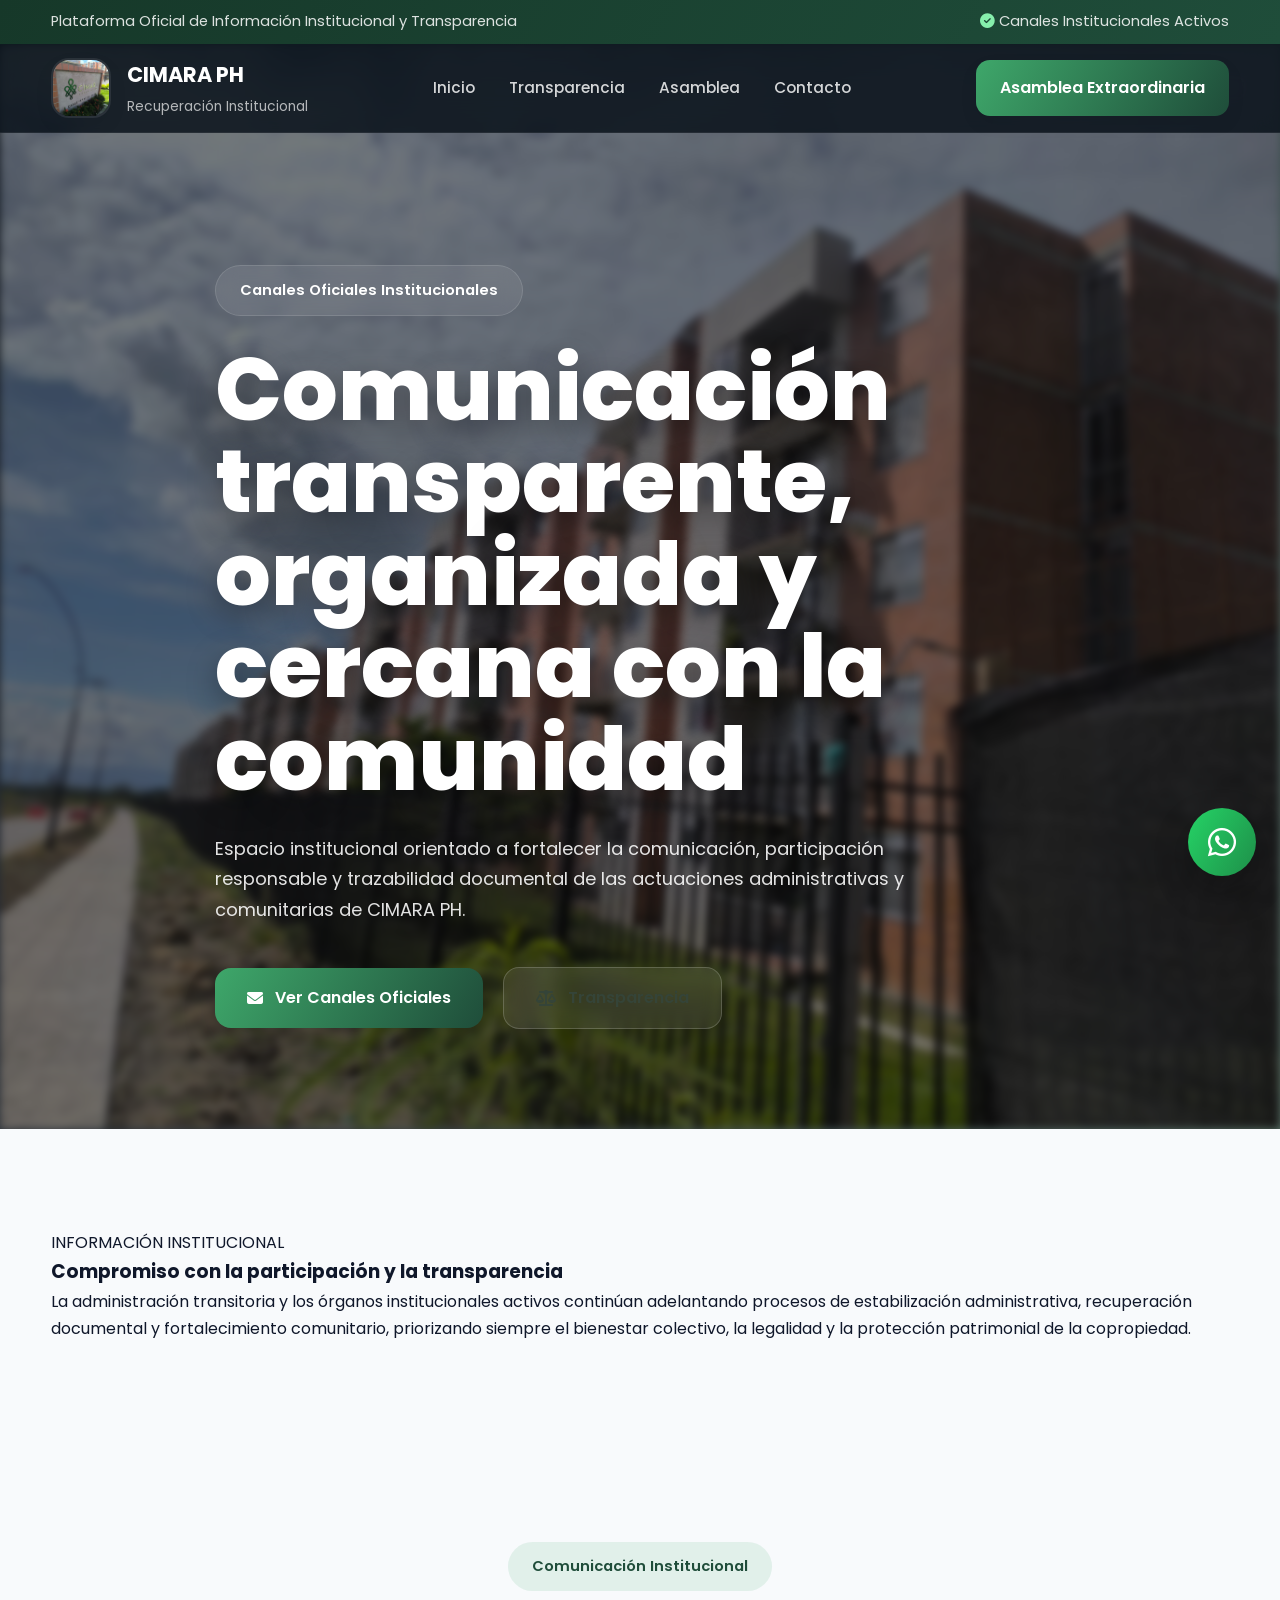
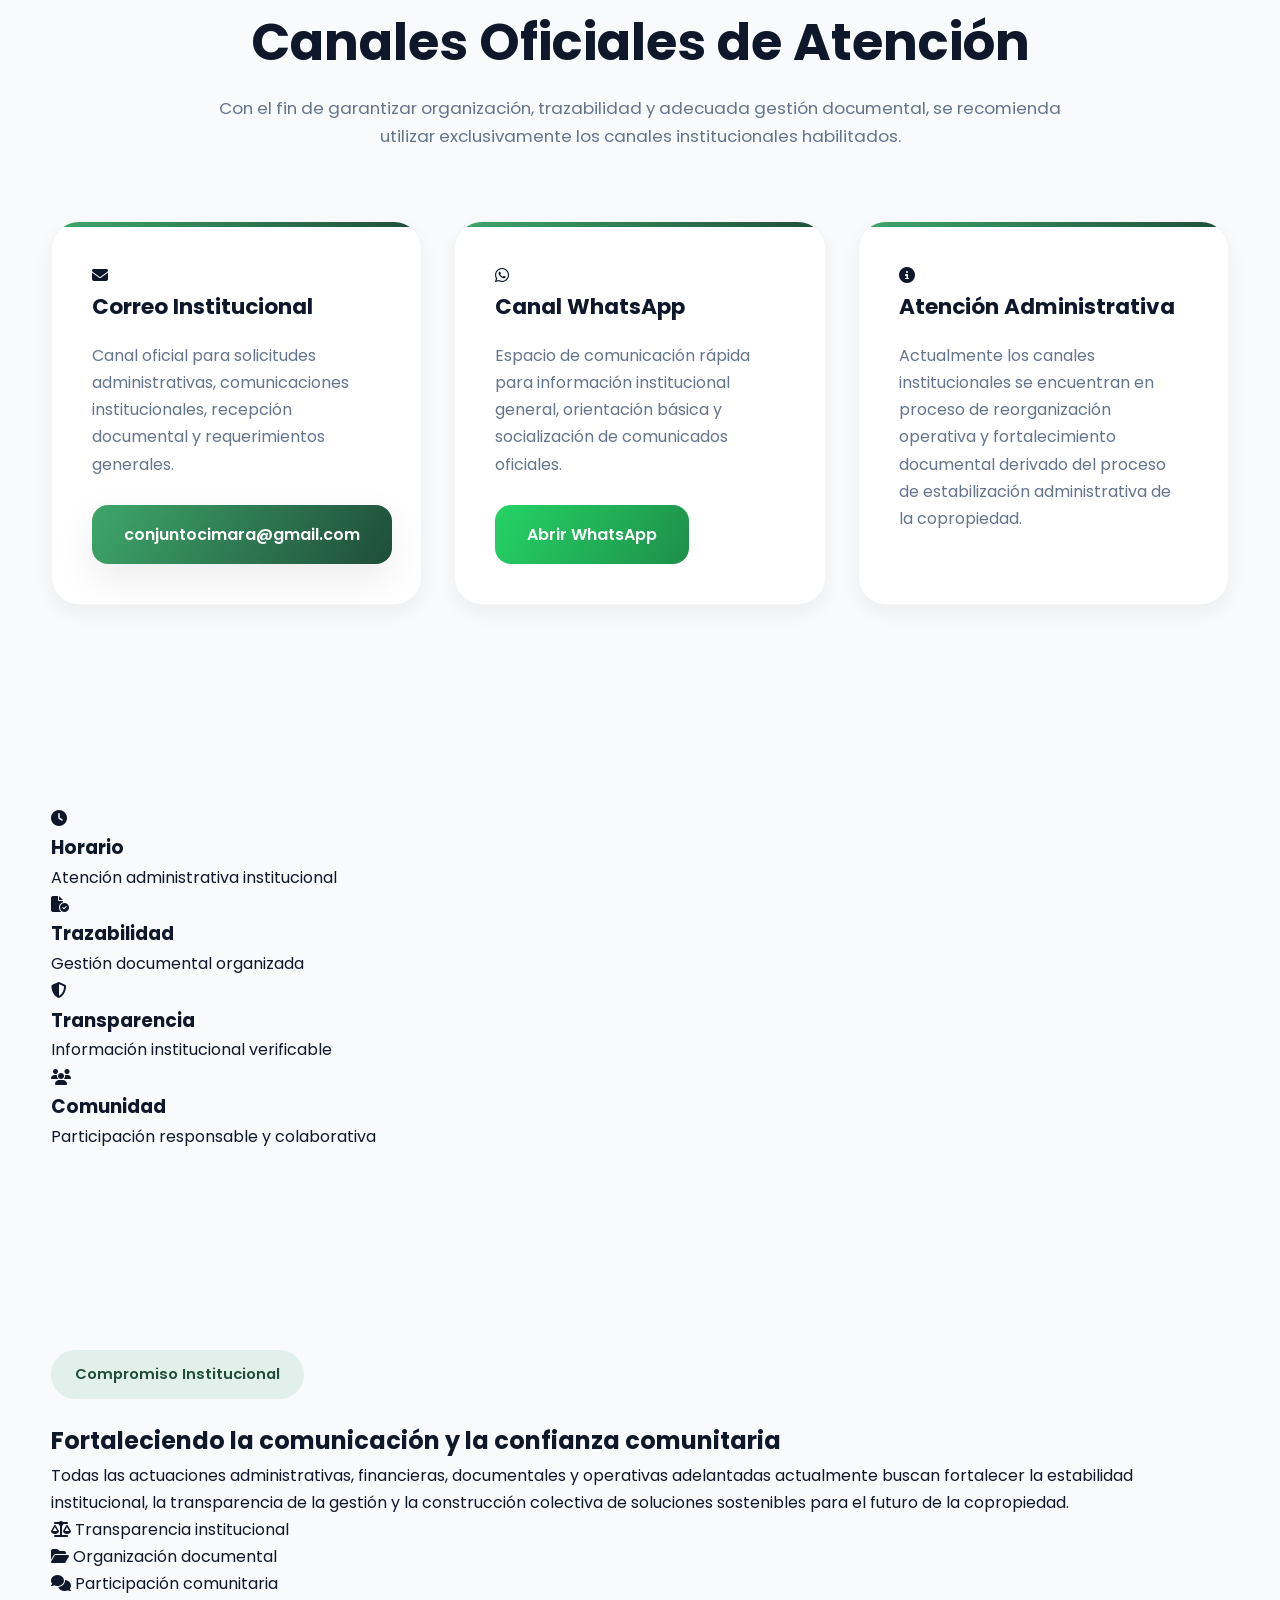
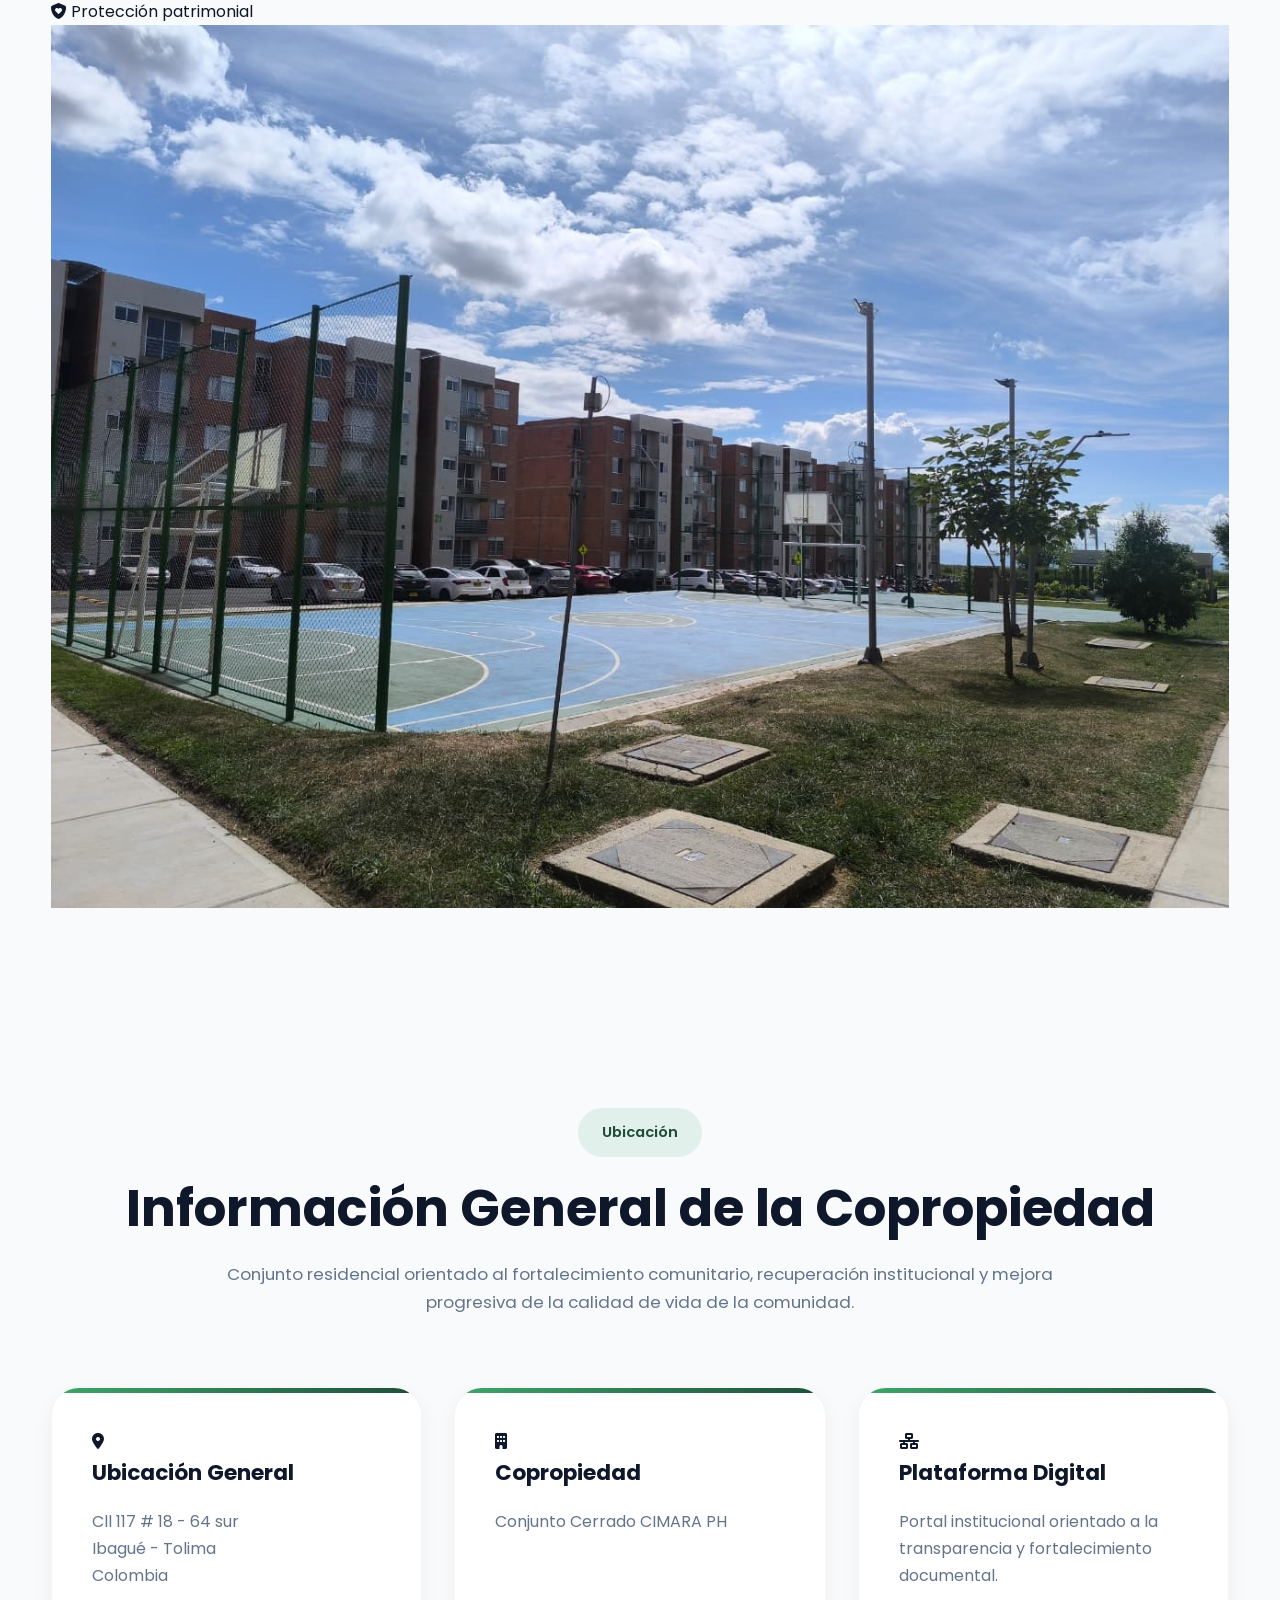
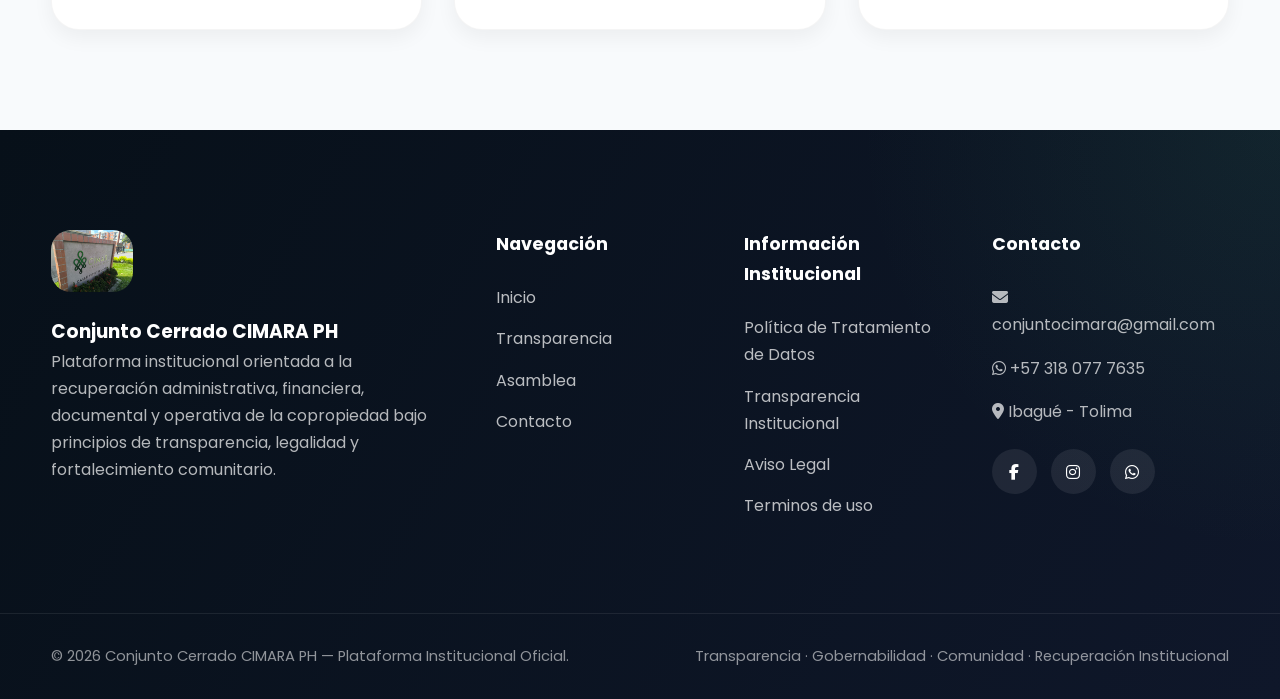
<file: pages/contacto.html>
<!DOCTYPE html>
<html lang="es">

<head>

    <meta charset="UTF-8">
    <meta name="viewport" content="width=device-width, initial-scale=1.0">

    <title>Contacto Institucional | CIMARA PH</title>

    <meta name="description"
        content="Canales oficiales de comunicación institucional del Conjunto Cerrado CIMARA PH.">

    <!-- GOOGLE FONTS -->
    <link rel="preconnect" href="https://fonts.googleapis.com">

    <link href="https://fonts.googleapis.com/css2?family=Poppins:wght@300;400;500;600;700;800&display=swap"
        rel="stylesheet">

    <!-- ICONOS -->
    <link rel="stylesheet"
        href="https://cdnjs.cloudflare.com/ajax/libs/font-awesome/6.5.2/css/all.min.css">

    <!-- CSS -->
    <link rel="stylesheet" href="../css/style.css">
    <link rel="stylesheet" href="../css/responsive.css">

     <!-- Logo institucional -->
    <link rel="icon"
        type="image/png"
        href="../assets/img/logo1.png">

    <link rel="apple-touch-icon"
        href="../assets/img/logo1.png"> 
 

</head>

<body>

    <!-- ====================================== -->
    <!-- TOPBAR -->
    <!-- ====================================== -->

    <div class="topbar">

        <div class="container topbar-content">

            <p>
                Plataforma Oficial de Información Institucional y Transparencia
            </p>

            <div class="topbar-status">

                <span>
                    <i class="fa-solid fa-circle-check"></i>
                    Canales Institucionales Activos
                </span>

            </div>

        </div>

    </div>

    <!-- ====================================== -->
    <!-- HEADER -->
    <!-- ====================================== -->

    <header class="header">

        <nav class="navbar container">

            <div class="logo-container">

                <img src="../assets/img/logo.jpeg"
                    alt="Logo CIMARA PH"
                    class="logo">

                <div class="logo-text">

                    <h1>CIMARA PH</h1>

                    <span>
                        Recuperación Institucional
                    </span>

                </div>

            </div>

            <ul class="nav-links">

                <li><a href="../index.html">Inicio</a></li>

                <li><a href="../pages/transparencia.html">Transparencia</a></li>

                <li><a href="../pages/asamblea.html">Asamblea</a></li>

                <li><a href="#contacto">Contacto</a></li>

            </ul>

            <a href="../pages/asamblea.html"
                class="nav-btn">

                Asamblea Extraordinaria

            </a>

        </nav>

    </header>

    <!-- ====================================== -->
    <!-- HERO -->
    <!-- ====================================== -->

    <section class="hero hero-small contacto-hero">

        <div class="hero-overlay"></div>

        <img src="../assets/img/cimara7.jpeg"
            alt="CIMARA PH"
            class="hero-bg">

        <div class="hero-content container">

            <span class="hero-badge">

                Canales Oficiales Institucionales

            </span>

            <h2>

                Comunicación transparente,
                organizada y cercana
                con la comunidad

            </h2>

            <p>

                Espacio institucional orientado a fortalecer la comunicación,
                participación responsable y trazabilidad documental de las
                actuaciones administrativas y comunitarias de CIMARA PH.

            </p>

            <div class="hero-buttons">

                <a href="#contacto"
                    class="btn btn-primary">

                    <i class="fa-solid fa-envelope"></i>
                    Ver Canales Oficiales

                </a>

                <a href="../pages/transparencia.html"
                    class="btn btn-secondary">

                    <i class="fa-solid fa-scale-balanced"></i>
                    Transparencia

                </a>

            </div>

        </div>

    </section>

    <!-- ====================================== -->
    <!-- MENSAJE INSTITUCIONAL -->
    <!-- ====================================== -->

    <section class="announcement">

        <div class="container announcement-container">

            <div class="announcement-text">

                <span class="announcement-tag">

                    INFORMACIÓN INSTITUCIONAL

                </span>

                <h3>

                    Compromiso con la participación y la transparencia

                </h3>

                <p>

                    La administración transitoria y los órganos institucionales
                    activos continúan adelantando procesos de estabilización
                    administrativa, recuperación documental y fortalecimiento
                    comunitario, priorizando siempre el bienestar colectivo,
                    la legalidad y la protección patrimonial de la copropiedad.

                </p>

            </div>

        </div>

    </section>

    <!-- ====================================== -->
    <!-- CONTACTO -->
    <!-- ====================================== -->

    <section class="container" id="contacto">

        <div class="section-title">

            <span class="section-badge">

                Comunicación Institucional

            </span>

            <h2>

                Canales Oficiales de Atención

            </h2>

            <p>

                Con el fin de garantizar organización, trazabilidad y adecuada
                gestión documental, se recomienda utilizar exclusivamente
                los canales institucionales habilitados.

            </p>

        </div>

        <div class="cards-grid">

            <!-- EMAIL -->

            <div class="management-card contact-card">

                <i class="fa-solid fa-envelope"></i>

                <h3>

                    Correo Institucional

                </h3>

                <p>

                    Canal oficial para solicitudes administrativas,
                    comunicaciones institucionales, recepción documental
                    y requerimientos generales.

                </p>

                <br>

                <a href="mailto:conjuntocimara@gmail.com"
                    class="btn btn-primary">

                    conjuntocimara@gmail.com

                </a>

            </div>

            <!-- WHATSAPP -->

            <div class="management-card contact-card">

                <i class="fa-brands fa-whatsapp"></i>

                <h3>

                    Canal WhatsApp

                </h3>

                <p>

                    Espacio de comunicación rápida para información
                    institucional general, orientación básica y
                    socialización de comunicados oficiales.

                </p>

                <br>

                <a href="https://wa.me/573180777635"
                    target="_blank"
                    class="btn btn-success">

                    Abrir WhatsApp

                </a>

            </div>

            <!-- INFORMACIÓN -->

            <div class="management-card contact-card">

                <i class="fa-solid fa-circle-info"></i>

                <h3>

                    Atención Administrativa

                </h3>

                <p>

                    Actualmente los canales institucionales se encuentran
                    en proceso de reorganización operativa y fortalecimiento
                    documental derivado del proceso de estabilización
                    administrativa de la copropiedad.

                </p>

            </div>

        </div>

    </section>

    <!-- ====================================== -->
    <!-- HORARIOS -->
    <!-- ====================================== -->

    <section class="stats-section">

        <div class="container stats-grid">

            <div class="stat-card">

                <i class="fa-solid fa-clock"></i>

                <h3>Horario</h3>

                <p>
                    Atención administrativa institucional
                </p>

            </div>

            <div class="stat-card">

                <i class="fa-solid fa-file-circle-check"></i>

                <h3>Trazabilidad</h3>

                <p>
                    Gestión documental organizada
                </p>

            </div>

            <div class="stat-card">

                <i class="fa-solid fa-shield-halved"></i>

                <h3>Transparencia</h3>

                <p>
                    Información institucional verificable
                </p>

            </div>

            <div class="stat-card">

                <i class="fa-solid fa-users"></i>

                <h3>Comunidad</h3>

                <p>
                    Participación responsable y colaborativa
                </p>

            </div>

        </div>

    </section>

    <!-- ====================================== -->
    <!-- COMPROMISO -->
    <!-- ====================================== -->

    <section class="future-section">

        <div class="container future-container">

            <div class="future-content">

                <span class="section-badge">

                    Compromiso Institucional

                </span>

                <h2>

                    Fortaleciendo la comunicación y la confianza comunitaria

                </h2>

                <p>

                    Todas las actuaciones administrativas, financieras,
                    documentales y operativas adelantadas actualmente
                    buscan fortalecer la estabilidad institucional,
                    la transparencia de la gestión y la construcción
                    colectiva de soluciones sostenibles para el futuro
                    de la copropiedad.

                </p>

                <div class="future-list">

                    <div>

                        <i class="fa-solid fa-scale-balanced"></i>

                        Transparencia institucional

                    </div>

                    <div>

                        <i class="fa-solid fa-folder-open"></i>

                        Organización documental

                    </div>

                    <div>

                        <i class="fa-solid fa-comments"></i>

                        Participación comunitaria

                    </div>

                    <div>

                        <i class="fa-solid fa-shield-heart"></i>

                        Protección patrimonial

                    </div>

                </div>

            </div>

            <div class="future-image">

                <img src="../assets/img/cimara3.jpeg"
                    alt="Comunidad CIMARA PH">

            </div>

        </div>

    </section>

    <!-- ====================================== -->
    <!-- MAPA / UBICACIÓN -->
    <!-- ====================================== -->

    <section class="documents-section">

        <div class="container">

            <div class="section-title">

                <span class="section-badge">

                    Ubicación

                </span>

                <h2>

                    Información General de la Copropiedad

                </h2>

                <p>

                    Conjunto residencial orientado al fortalecimiento
                    comunitario, recuperación institucional y mejora
                    progresiva de la calidad de vida de la comunidad.

                </p>

            </div>

            <div class="cards-grid">

                <div class="document-card">

                    <i class="fa-solid fa-location-dot"></i>

                    <h3>

                        Ubicación General

                    </h3>

                    <p>
                        Cll 117 # 18 - 64 sur
                        <br>
                        Ibagué - Tolima
                        <br>
                        Colombia

                    </p>

                </div>

                <div class="document-card">

                    <i class="fa-solid fa-building"></i>

                    <h3>

                        Copropiedad

                    </h3>

                    <p>

                        Conjunto Cerrado
                        CIMARA PH

                    </p>

                </div>

                <div class="document-card">

                    <i class="fa-solid fa-network-wired"></i>

                    <h3>

                        Plataforma Digital

                    </h3>

                    <p>

                        Portal institucional orientado a la transparencia
                        y fortalecimiento documental.

                    </p>

                </div>

            </div>

        </div>

    </section>

    <!-- ====================================== -->
    <!-- WHATSAPP FLOAT -->
    <!-- ====================================== -->

    <a href="https://wa.me/573180777635"
        class="whatsapp-float"
        target="_blank">

        <i class="fa-brands fa-whatsapp"></i>

    </a>

    <!-- ====================================== -->
    <!-- FOOTER -->
    <!-- ====================================== -->

    <footer class="footer">

        <div class="container footer-grid">

            <div class="footer-column">

                <img src="../assets/img/logo.jpeg"
                    alt="Logo CIMARA PH"
                    class="footer-logo">

                <h3>

                    Conjunto Cerrado CIMARA PH

                </h3>

                <p>

                    Plataforma institucional orientada a la recuperación
                    administrativa, financiera, documental y operativa
                    de la copropiedad bajo principios de transparencia,
                    legalidad y fortalecimiento comunitario.

                </p>

            </div>

            <div class="footer-column">

                <h4>

                    Navegación

                </h4>

                <a href="../index.html">
                    Inicio
                </a>

                <a href="../pages/transparencia.html">
                    Transparencia
                </a>

                <a href="../pages/asamblea.html">
                    Asamblea
                </a>

                <a href="../pages/contacto.html">
                    Contacto
                </a>

            </div>

            <div class="footer-column">

                <h4>

                    Información Institucional

                </h4>

                <a href="#">
                    Política de Tratamiento de Datos
                </a>

                <a href="pages/politica-transparencia.html">   
                    Transparencia Institucional
                </a>

                <a href="aviso-legal.html">    
                    Aviso Legal
                </a>

                <a href="terminos-uso.html">    
                    Terminos de uso 
                </a>

            </div>

            <div class="footer-column">

                <h4>

                    Contacto

                </h4>

                <p>

                    <i class="fa-solid fa-envelope"></i>
                    conjuntocimara@gmail.com

                </p>

                <p>

                    <i class="fa-brands fa-whatsapp"></i>
                    +57 318 077 7635

                </p>

                <p>

                    <i class="fa-solid fa-location-dot"></i>
                    Ibagué - Tolima

                </p>

                <div class="footer-social">

                    <a href="#">
                        <i class="fa-brands fa-facebook-f"></i>
                    </a>

                    <a href="#">
                        <i class="fa-brands fa-instagram"></i>
                    </a>

                    <a href="#">
                        <i class="fa-brands fa-whatsapp"></i>
                    </a>

                </div>

            </div>

        </div>

        <div class="footer-bottom">

            <div class="container footer-bottom-content">

                <p>

                    © 2026 Conjunto Cerrado CIMARA PH —
                    Plataforma Institucional Oficial.

                </p>

                <p>

                    Transparencia · Gobernabilidad · Comunidad · Recuperación Institucional

                </p>

            </div>

        </div>

    </footer>

    <!-- JS -->
    <script src="../js/main.js"></script>

</body>

</html>
</file>
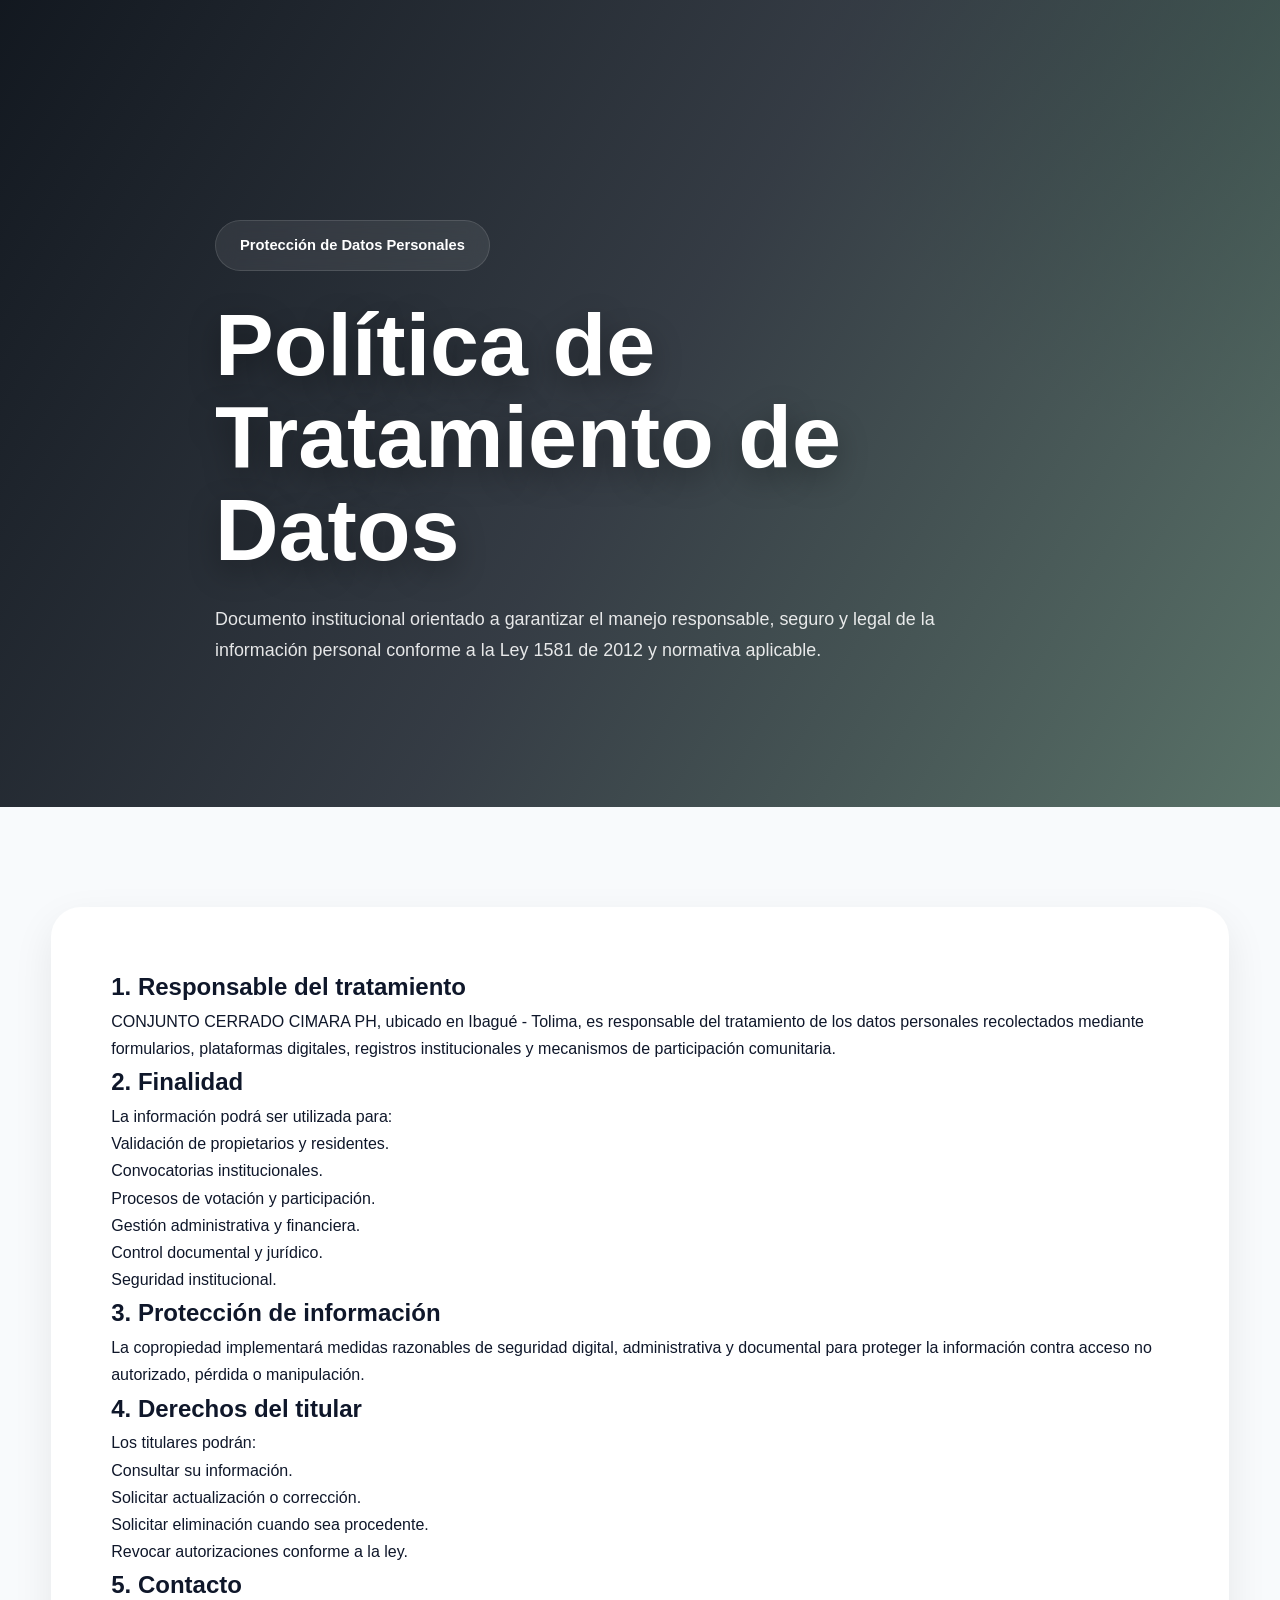
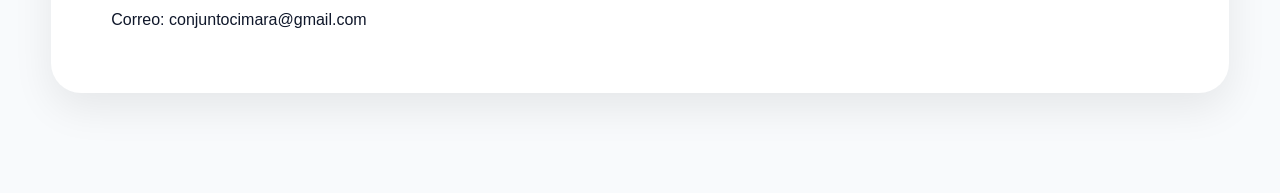
<file: pages/politica-datos.html>
<!DOCTYPE html>
<html lang="es">

<head>

    <meta charset="UTF-8">

    <meta name="viewport"
        content="width=device-width, initial-scale=1.0">

    <title>
        Política de Tratamiento de Datos | CIMARA PH
    </title>

    <link rel="stylesheet"
        href="../css/style.css">

    <link rel="stylesheet"
        href="https://cdnjs.cloudflare.com/ajax/libs/font-awesome/6.5.2/css/all.min.css">
 <!-- Logo institucional -->
    <link rel="icon"
        type="image/png"
        href="../assets/img/logo1.png">

    <link rel="apple-touch-icon"
        href="../assets/img/logo1.png"> 
 

</head>

<body>

    <section class="hero hero-small">

        <div class="hero-overlay"></div>

        <div class="hero-content container">

            <span class="hero-badge">
                Protección de Datos Personales
            </span>

            <h2>
                Política de Tratamiento de Datos
            </h2>

            <p>
                Documento institucional orientado a garantizar el manejo
                responsable, seguro y legal de la información personal
                conforme a la Ley 1581 de 2012 y normativa aplicable.
            </p>

        </div>

    </section>

    <section class="container">

        <div class="transparency-content">

            <h2>1. Responsable del tratamiento</h2>

            <p>
                CONJUNTO CERRADO CIMARA PH,
                ubicado en Ibagué - Tolima,
                es responsable del tratamiento
                de los datos personales recolectados
                mediante formularios, plataformas digitales,
                registros institucionales y mecanismos
                de participación comunitaria.
            </p>

            <h2>2. Finalidad</h2>

            <p>
                La información podrá ser utilizada para:
            </p>

            <ul>
                <li>Validación de propietarios y residentes.</li>
                <li>Convocatorias institucionales.</li>
                <li>Procesos de votación y participación.</li>
                <li>Gestión administrativa y financiera.</li>
                <li>Control documental y jurídico.</li>
                <li>Seguridad institucional.</li>
            </ul>

            <h2>3. Protección de información</h2>

            <p>
                La copropiedad implementará medidas razonables
                de seguridad digital, administrativa y documental
                para proteger la información contra acceso no autorizado,
                pérdida o manipulación.
            </p>

            <h2>4. Derechos del titular</h2>

            <p>
                Los titulares podrán:
            </p>

            <ul>
                <li>Consultar su información.</li>
                <li>Solicitar actualización o corrección.</li>
                <li>Solicitar eliminación cuando sea procedente.</li>
                <li>Revocar autorizaciones conforme a la ley.</li>
            </ul>

            <h2>5. Contacto</h2>

            <p>
                Correo:
                conjuntocimara@gmail.com
            </p>

        </div>

    </section>

</body>

</html>
</file>
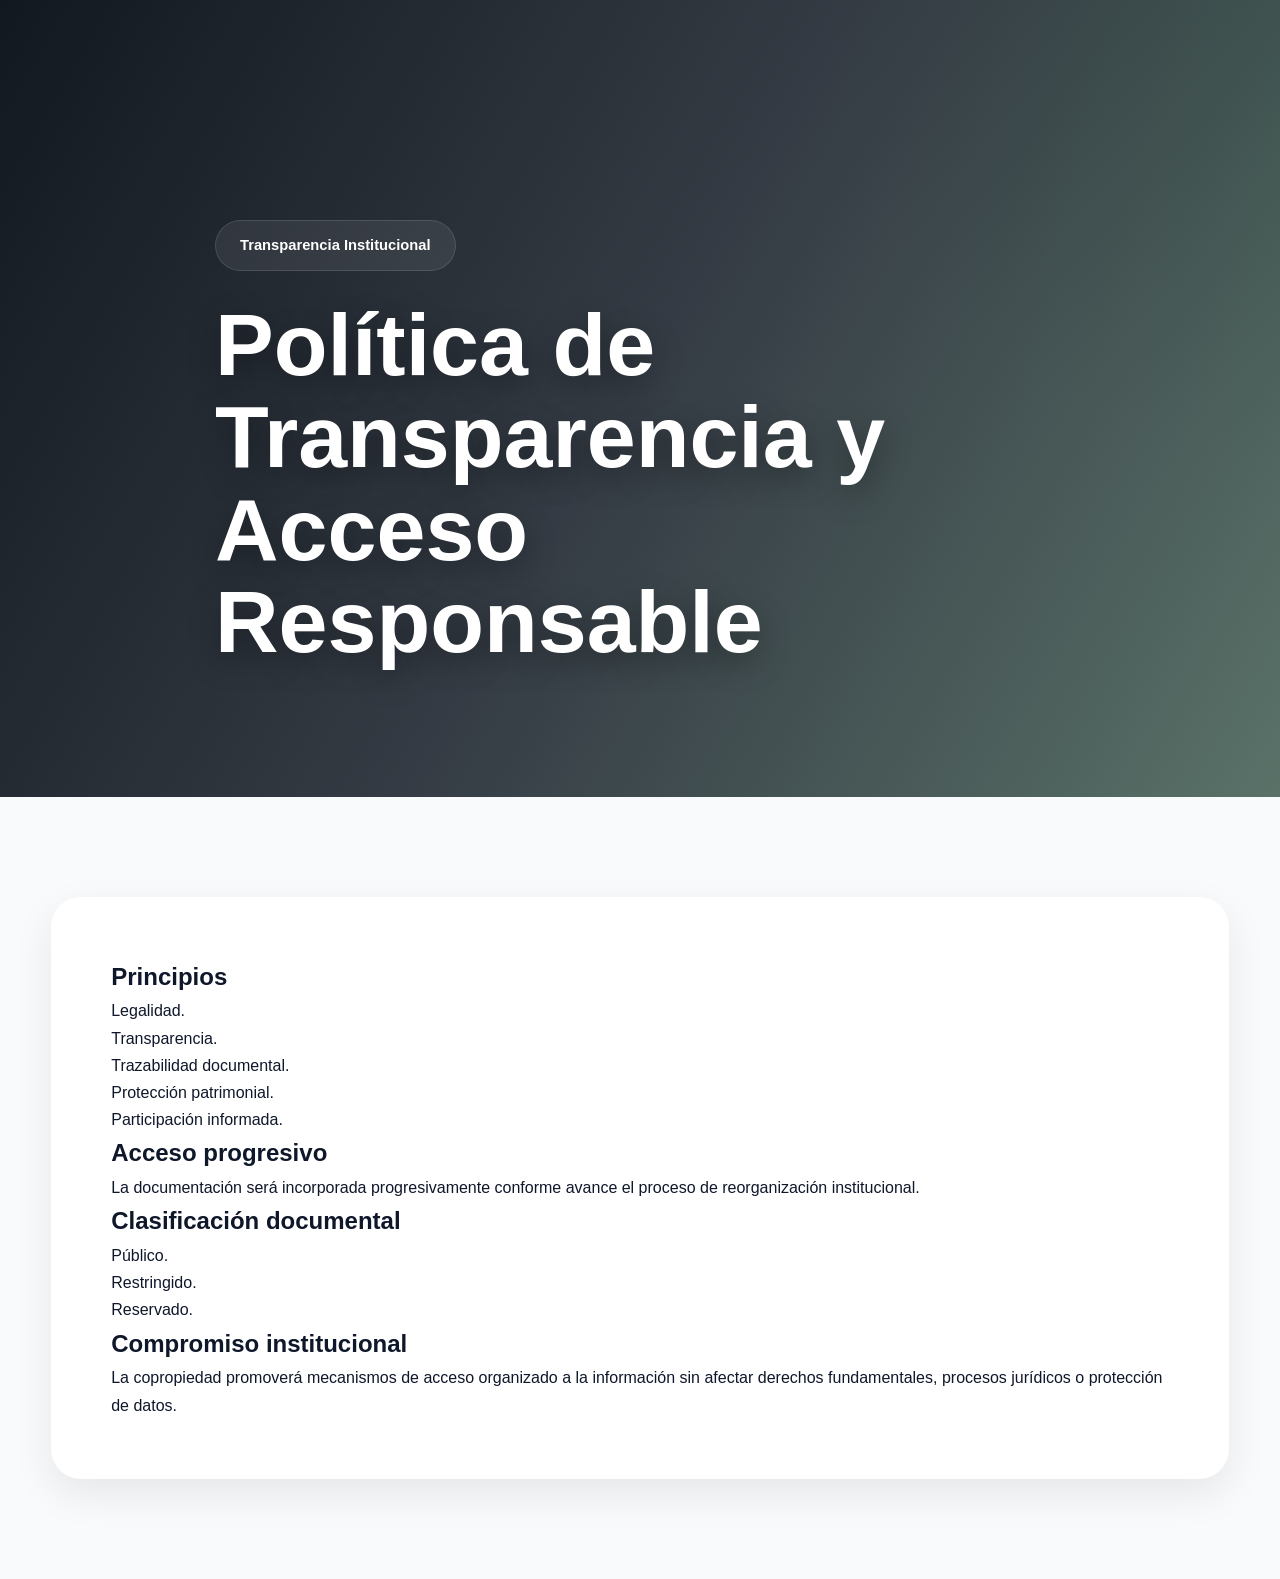
<file: pages/politica-transparencia.html>
<!DOCTYPE html>
<html lang="es">

<head>

    <meta charset="UTF-8">

    <meta name="viewport"
        content="width=device-width, initial-scale=1.0">

    <title>
        Política de Transparencia | CIMARA PH
    </title>

    <link rel="stylesheet"
        href="../css/style.css">
    
     <!-- Logo institucional -->
    <link rel="icon"
        type="image/png"
        href="../assets/img/logo1.png">

    <link rel="apple-touch-icon"
        href="../assets/img/logo1.png"> 
 

</head>

<body>

    <section class="hero hero-small">

        <div class="hero-overlay"></div>

        <div class="hero-content container">

            <span class="hero-badge">
                Transparencia Institucional
            </span>

            <h2>
                Política de Transparencia y Acceso Responsable
            </h2>

        </div>

    </section>

    <section class="container">

        <div class="transparency-content">

            <h2>Principios</h2>

            <ul>
                <li>Legalidad.</li>
                <li>Transparencia.</li>
                <li>Trazabilidad documental.</li>
                <li>Protección patrimonial.</li>
                <li>Participación informada.</li>
            </ul>

            <h2>Acceso progresivo</h2>

            <p>
                La documentación será incorporada
                progresivamente conforme avance
                el proceso de reorganización institucional.
            </p>

            <h2>Clasificación documental</h2>

            <ul>
                <li>Público.</li>
                <li>Restringido.</li>
                <li>Reservado.</li>
            </ul>

            <h2>Compromiso institucional</h2>

            <p>
                La copropiedad promoverá mecanismos
                de acceso organizado a la información
                sin afectar derechos fundamentales,
                procesos jurídicos o protección de datos.
            </p>

        </div>

    </section>

</body>

</html>
</file>
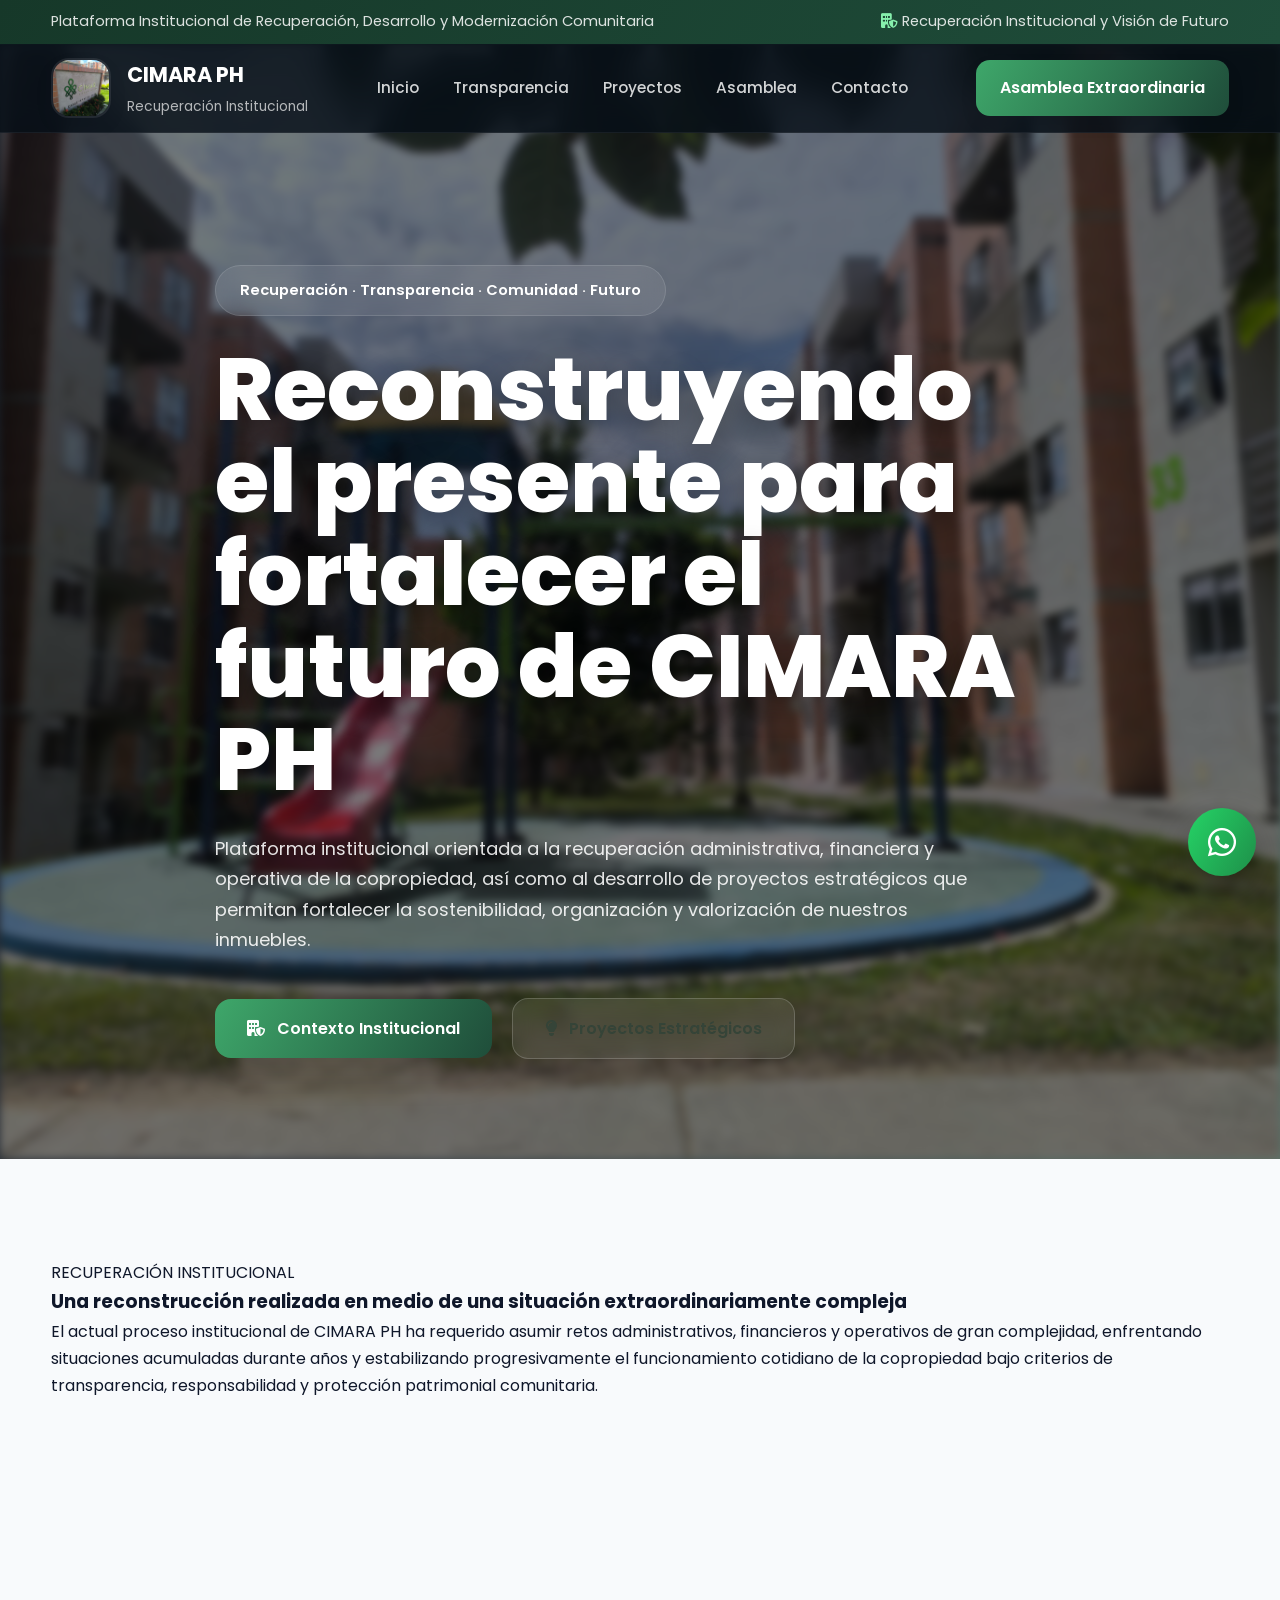
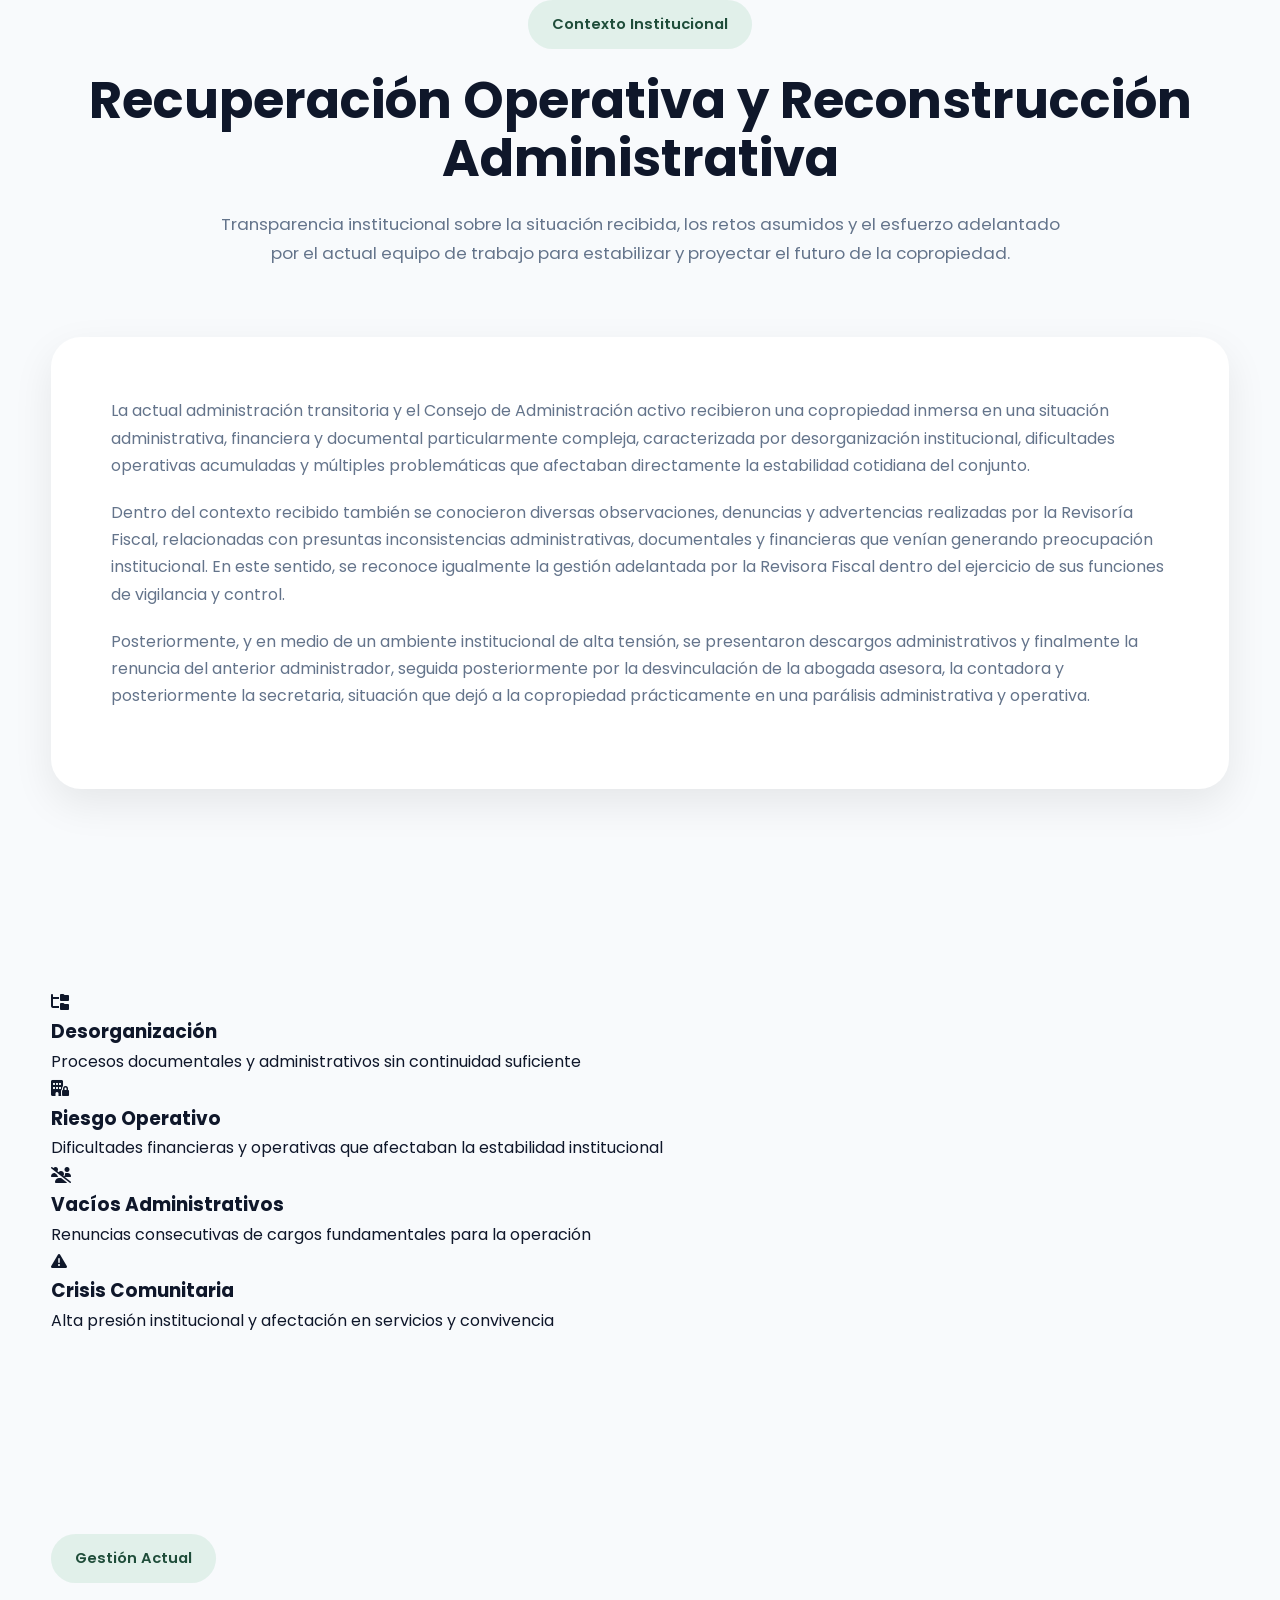
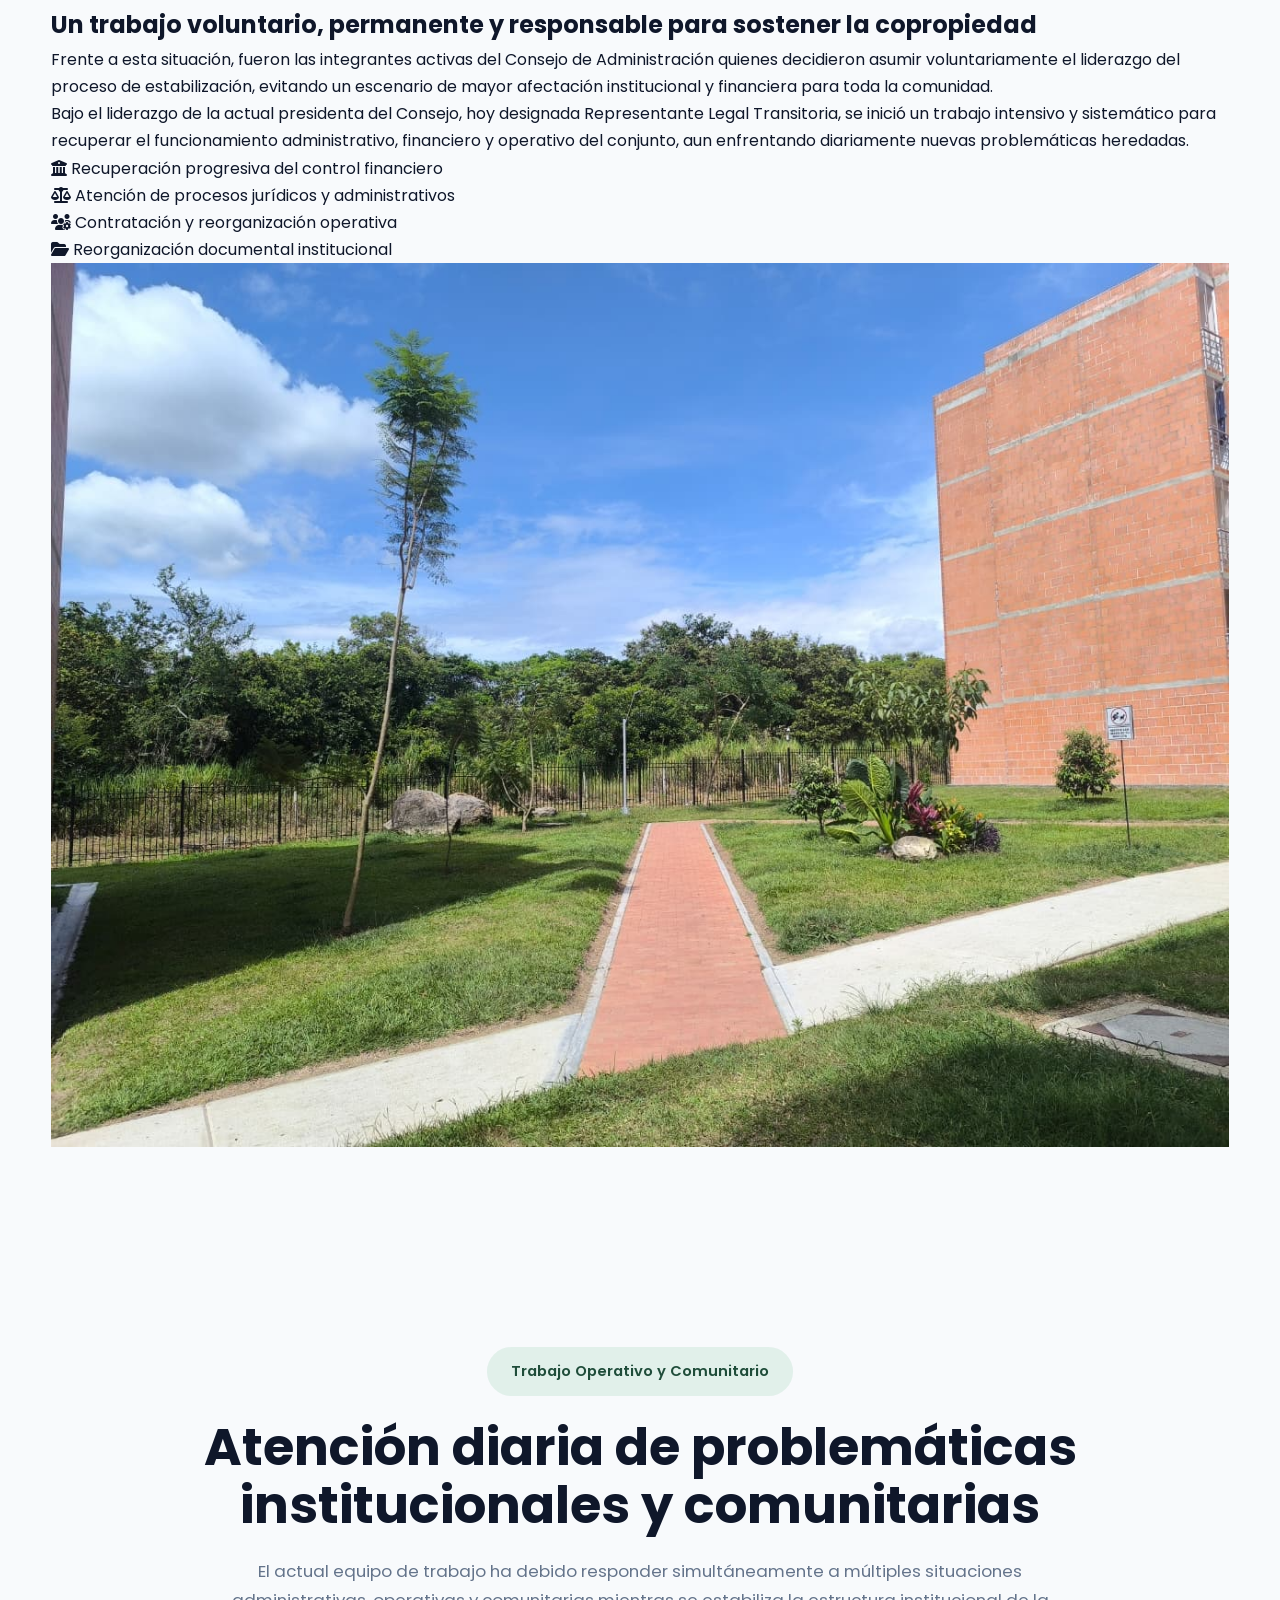
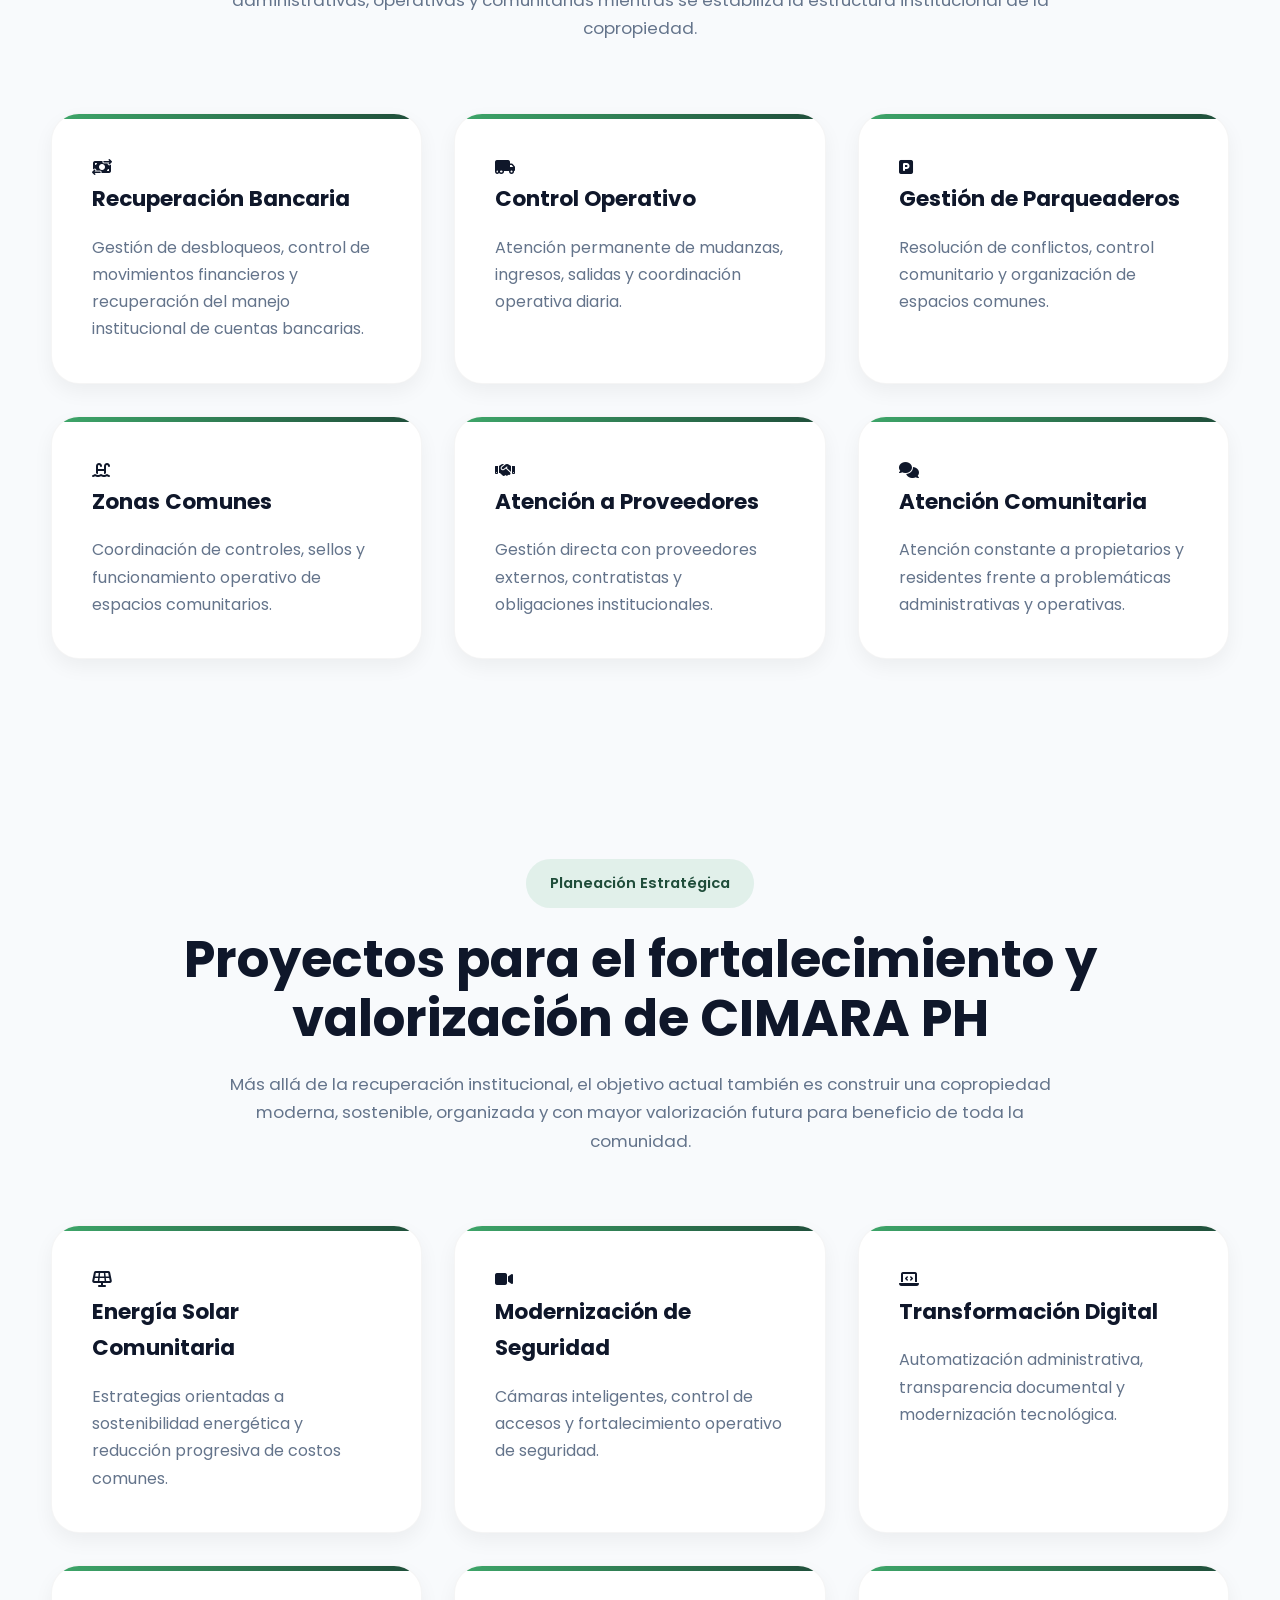
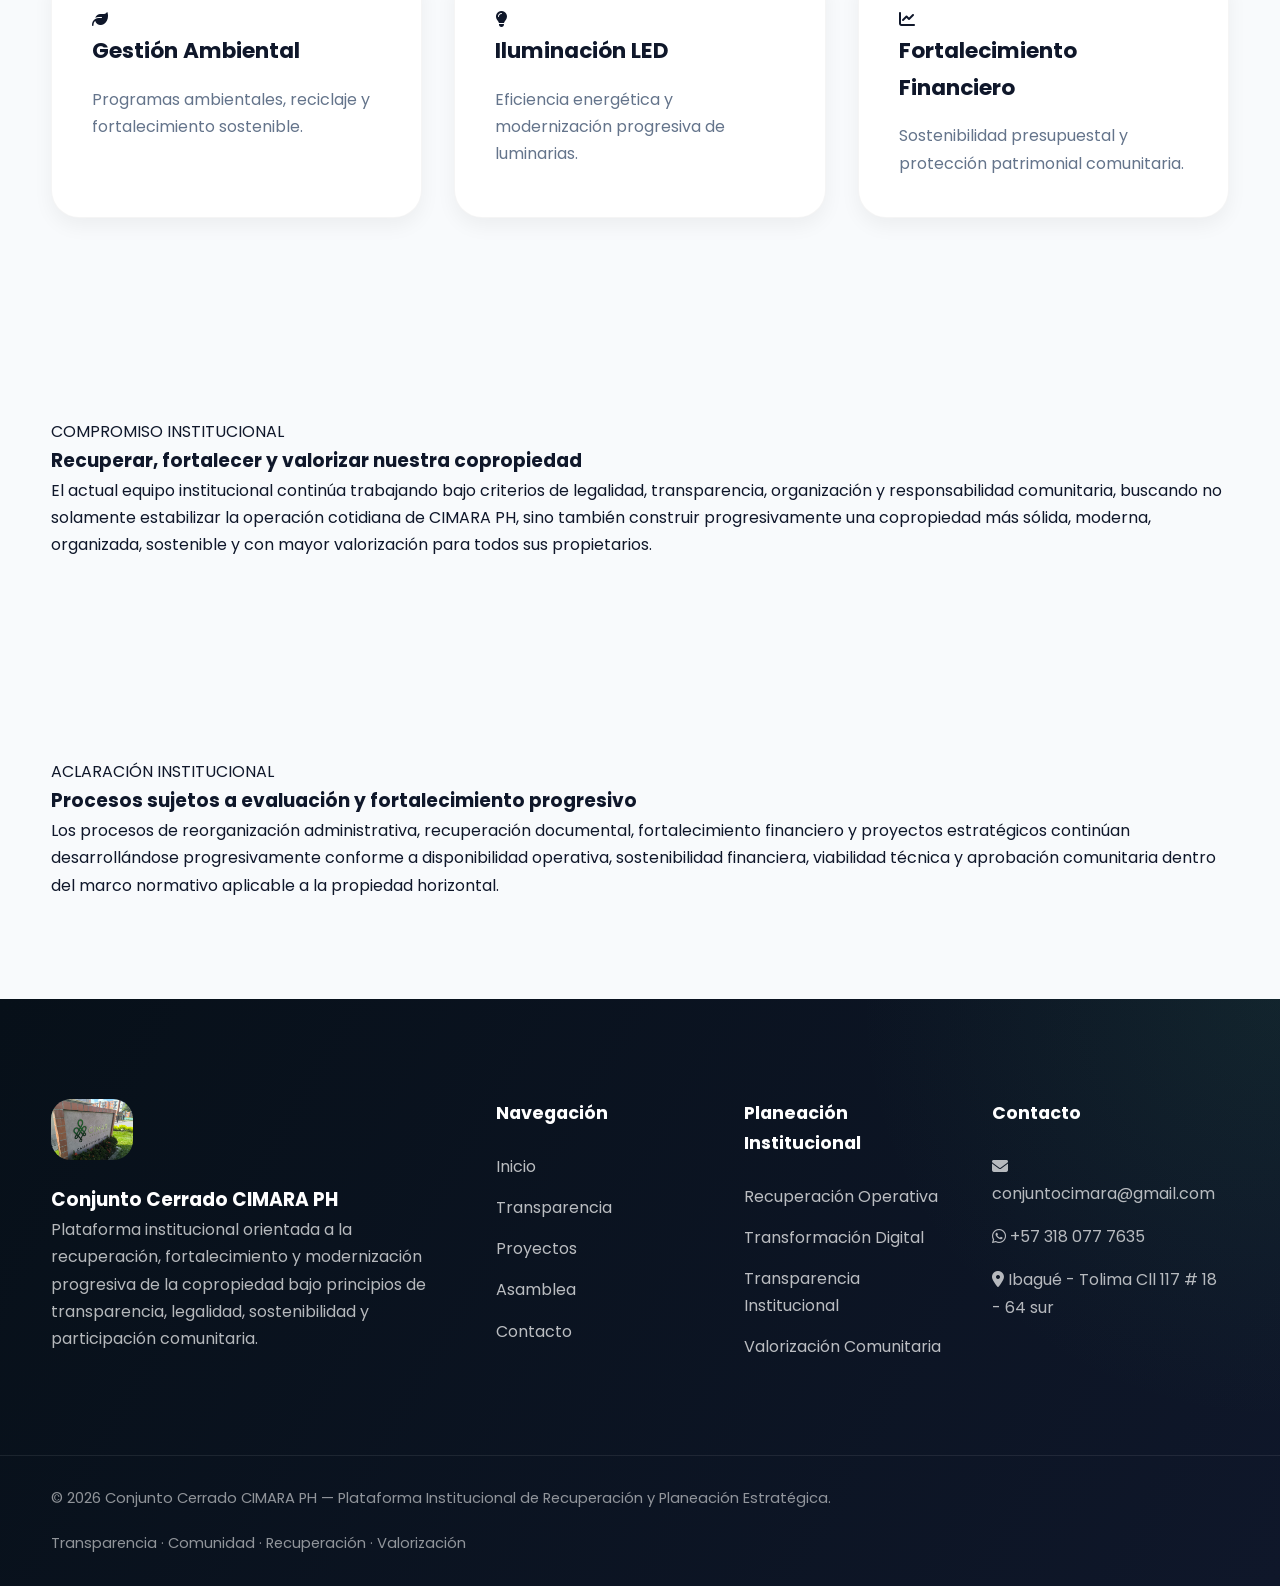
<file: pages/proyectos.html>
<!DOCTYPE html>
<html lang="es">

<head>

    <meta charset="UTF-8">
    <meta name="viewport" content="width=device-width, initial-scale=1.0">

    <title>Proyectos Estratégicos | CIMARA PH</title>

    <meta name="description"
        content="Proyectos estratégicos, recuperación institucional y visión de futuro del Conjunto Cerrado CIMARA PH.">

    <!-- GOOGLE FONTS -->
    <link rel="preconnect" href="https://fonts.googleapis.com">

    <link href="https://fonts.googleapis.com/css2?family=Poppins:wght@300;400;500;600;700;800&display=swap"
        rel="stylesheet">

    <!-- ICONOS -->
    <link rel="stylesheet"
        href="https://cdnjs.cloudflare.com/ajax/libs/font-awesome/6.5.2/css/all.min.css">

    <!-- CSS -->
    <link rel="stylesheet" href="../css/style.css">
    <link rel="stylesheet" href="../css/responsive.css">

     <!-- Logo institucional -->
    <link rel="icon"
        type="image/png"
        href="../assets/img/logo1.png">

    <link rel="apple-touch-icon"
        href="../assets/img/logo1.png"> 


</head>

<body>

    <!-- ====================================== -->
    <!-- TOPBAR -->
    <!-- ====================================== -->

    <div class="topbar">

        <div class="container topbar-content">

            <p>
                Plataforma Institucional de Recuperación, Desarrollo y Modernización Comunitaria
            </p>

            <div class="topbar-status">

                <span>
                    <i class="fa-solid fa-building-shield"></i>
                    Recuperación Institucional y Visión de Futuro
                </span>

            </div>

        </div>

    </div>

    <!-- ====================================== -->
    <!-- HEADER -->
    <!-- ====================================== -->

    <header class="header">

        <nav class="navbar container">

            <div class="logo-container">

                <img src="../assets/img/logo.jpeg"
                    alt="Logo CIMARA PH"
                    class="logo">

                <div class="logo-text">

                    <h1>CIMARA PH</h1>

                    <span>
                        Recuperación Institucional
                    </span>

                </div>

            </div>

            <ul class="nav-links">

                <li><a href="../index.html">Inicio</a></li>

                <li><a href="../pages/transparencia.html">Transparencia</a></li>

                <li><a href="#proyectos">Proyectos</a></li>

                <li><a href="../pages/asamblea.html">Asamblea</a></li>

                <li><a href="../pages/contacto.html">Contacto</a></li>

            </ul>

            <a href="../pages/asamblea.html"
                class="nav-btn">

                Asamblea Extraordinaria

            </a>

        </nav>

    </header>

    <!-- ====================================== -->
    <!-- HERO -->
    <!-- ====================================== -->

    <section class="hero hero-small">

        <div class="hero-overlay"></div>

        <img src="../assets/img/cimara5.jpeg"
            alt="CIMARA PH"
            class="hero-bg">

        <div class="hero-content container">

            <span class="hero-badge">

                Recuperación · Transparencia · Comunidad · Futuro

            </span>

            <h2>

                Reconstruyendo
                el presente para
                fortalecer el futuro
                de CIMARA PH

            </h2>

            <p>

                Plataforma institucional orientada a la recuperación
                administrativa, financiera y operativa de la copropiedad,
                así como al desarrollo de proyectos estratégicos
                que permitan fortalecer la sostenibilidad,
                organización y valorización de nuestros inmuebles.

            </p>

            <div class="hero-buttons">

                <a href="#contexto"
                    class="btn btn-primary">

                    <i class="fa-solid fa-building-shield"></i>
                    Contexto Institucional

                </a>

                <a href="#proyectos"
                    class="btn btn-secondary">

                    <i class="fa-solid fa-lightbulb"></i>
                    Proyectos Estratégicos

                </a>

            </div>

        </div>

    </section>

    <!-- ====================================== -->
    <!-- MENSAJE INICIAL -->
    <!-- ====================================== -->

    <section class="announcement">

        <div class="container announcement-container">

            <div class="announcement-text">

                <span class="announcement-tag">

                    RECUPERACIÓN INSTITUCIONAL

                </span>

                <h3>

                    Una reconstrucción realizada en medio de una situación extraordinariamente compleja

                </h3>

                <p>

                    El actual proceso institucional de CIMARA PH ha requerido
                    asumir retos administrativos, financieros y operativos
                    de gran complejidad, enfrentando situaciones acumuladas
                    durante años y estabilizando progresivamente el funcionamiento
                    cotidiano de la copropiedad bajo criterios de transparencia,
                    responsabilidad y protección patrimonial comunitaria.

                </p>

            </div>

        </div>

    </section>

    <!-- ====================================== -->
    <!-- CONTEXTO -->
    <!-- ====================================== -->

    <section class="container" id="contexto">

        <div class="section-title">

            <span class="section-badge">

                Contexto Institucional

            </span>

            <h2>

                Recuperación Operativa y
                Reconstrucción Administrativa

            </h2>

            <p>

                Transparencia institucional sobre la situación recibida,
                los retos asumidos y el esfuerzo adelantado
                por el actual equipo de trabajo para estabilizar
                y proyectar el futuro de la copropiedad.

            </p>

        </div>

        <div class="transparency-content">

            <div class="transparency-text">

                <p>

                    La actual administración transitoria y el Consejo de Administración activo
                    recibieron una copropiedad inmersa en una situación administrativa,
                    financiera y documental particularmente compleja,
                    caracterizada por desorganización institucional,
                    dificultades operativas acumuladas y múltiples problemáticas
                    que afectaban directamente la estabilidad cotidiana del conjunto.

                </p>

                <p>

                    Dentro del contexto recibido también se conocieron diversas
                    observaciones, denuncias y advertencias realizadas por la Revisoría Fiscal,
                    relacionadas con presuntas inconsistencias administrativas,
                    documentales y financieras que venían generando preocupación institucional.
                    En este sentido, se reconoce igualmente la gestión adelantada
                    por la Revisora Fiscal dentro del ejercicio de sus funciones
                    de vigilancia y control.

                </p>

                <p>

                    Posteriormente, y en medio de un ambiente institucional de alta tensión,
                    se presentaron descargos administrativos y finalmente la renuncia
                    del anterior administrador, seguida posteriormente
                    por la desvinculación de la abogada asesora,
                    la contadora y posteriormente la secretaria,
                    situación que dejó a la copropiedad prácticamente
                    en una parálisis administrativa y operativa.

                </p>

            </div>

        </div>

    </section>

    <!-- ====================================== -->
    <!-- IMPACTO -->
    <!-- ====================================== -->

    <section class="stats-section">

        <div class="container stats-grid">

            <div class="stat-card">

                <i class="fa-solid fa-folder-tree"></i>

                <h3>

                    Desorganización

                </h3>

                <p>

                    Procesos documentales y administrativos sin continuidad suficiente

                </p>

            </div>

            <div class="stat-card">

                <i class="fa-solid fa-building-lock"></i>

                <h3>

                    Riesgo Operativo

                </h3>

                <p>

                    Dificultades financieras y operativas que afectaban la estabilidad institucional

                </p>

            </div>

            <div class="stat-card">

                <i class="fa-solid fa-users-slash"></i>

                <h3>

                    Vacíos Administrativos

                </h3>

                <p>

                    Renuncias consecutivas de cargos fundamentales para la operación

                </p>

            </div>

            <div class="stat-card">

                <i class="fa-solid fa-triangle-exclamation"></i>

                <h3>

                    Crisis Comunitaria

                </h3>

                <p>

                    Alta presión institucional y afectación en servicios y convivencia

                </p>

            </div>

        </div>

    </section>

    <!-- ====================================== -->
    <!-- GESTIÓN ACTUAL -->
    <!-- ====================================== -->

    <section class="future-section">

        <div class="container future-container">

            <div class="future-content">

                <span class="section-badge">

                    Gestión Actual

                </span>

                <h2>

                    Un trabajo voluntario,
                    permanente y responsable
                    para sostener la copropiedad

                </h2>

                <p>

                    Frente a esta situación, fueron las integrantes activas
                    del Consejo de Administración quienes decidieron asumir
                    voluntariamente el liderazgo del proceso de estabilización,
                    evitando un escenario de mayor afectación institucional
                    y financiera para toda la comunidad.

                </p>

                <p>

                    Bajo el liderazgo de la actual presidenta del Consejo,
                    hoy designada Representante Legal Transitoria,
                    se inició un trabajo intensivo y sistemático
                    para recuperar el funcionamiento administrativo,
                    financiero y operativo del conjunto,
                    aun enfrentando diariamente nuevas problemáticas heredadas.

                </p>

                <div class="future-list">

                    <div>

                        <i class="fa-solid fa-building-columns"></i>

                        Recuperación progresiva del control financiero

                    </div>

                    <div>

                        <i class="fa-solid fa-scale-balanced"></i>

                        Atención de procesos jurídicos y administrativos

                    </div>

                    <div>

                        <i class="fa-solid fa-users-gear"></i>

                        Contratación y reorganización operativa

                    </div>

                    <div>

                        <i class="fa-solid fa-folder-open"></i>

                        Reorganización documental institucional

                    </div>

                </div>

            </div>

            <div class="future-image">

                <img src="../assets/img/cimara4.jpeg"
                    alt="Gestión Institucional CIMARA PH">

            </div>

        </div>

    </section>

    <!-- ====================================== -->
    <!-- ESFUERZO OPERATIVO -->
    <!-- ====================================== -->

    <section class="container">

        <div class="section-title">

            <span class="section-badge">

                Trabajo Operativo y Comunitario

            </span>

            <h2>

                Atención diaria de problemáticas
                institucionales y comunitarias

            </h2>

            <p>

                El actual equipo de trabajo ha debido responder simultáneamente
                a múltiples situaciones administrativas, operativas y comunitarias
                mientras se estabiliza la estructura institucional de la copropiedad.

            </p>

        </div>

        <div class="projects-grid">

            <div class="project-card">

                <i class="fa-solid fa-money-bill-transfer"></i>

                <h3>

                    Recuperación Bancaria

                </h3>

                <p>

                    Gestión de desbloqueos, control de movimientos financieros
                    y recuperación del manejo institucional de cuentas bancarias.

                </p>

            </div>

            <div class="project-card">

                <i class="fa-solid fa-truck-moving"></i>

                <h3>

                    Control Operativo

                </h3>

                <p>

                    Atención permanente de mudanzas,
                    ingresos, salidas y coordinación operativa diaria.

                </p>

            </div>

            <div class="project-card">

                <i class="fa-solid fa-square-parking"></i>

                <h3>

                    Gestión de Parqueaderos

                </h3>

                <p>

                    Resolución de conflictos, control comunitario
                    y organización de espacios comunes.

                </p>

            </div>

            <div class="project-card">

                <i class="fa-solid fa-water-ladder"></i>

                <h3>

                    Zonas Comunes

                </h3>

                <p>

                    Coordinación de controles, sellos y funcionamiento
                    operativo de espacios comunitarios.

                </p>

            </div>

            <div class="project-card">

                <i class="fa-solid fa-handshake"></i>

                <h3>

                    Atención a Proveedores

                </h3>

                <p>

                    Gestión directa con proveedores externos,
                    contratistas y obligaciones institucionales.

                </p>

            </div>

            <div class="project-card">

                <i class="fa-solid fa-comments"></i>

                <h3>

                    Atención Comunitaria

                </h3>

                <p>

                    Atención constante a propietarios y residentes
                    frente a problemáticas administrativas y operativas.

                </p>

            </div>

        </div>

    </section>

    <!-- ====================================== -->
    <!-- PROYECTOS -->
    <!-- ====================================== -->

    <section class="container" id="proyectos">

        <div class="section-title">

            <span class="section-badge">

                Planeación Estratégica

            </span>

            <h2>

                Proyectos para el fortalecimiento
                y valorización de CIMARA PH

            </h2>

            <p>

                Más allá de la recuperación institucional,
                el objetivo actual también es construir
                una copropiedad moderna, sostenible,
                organizada y con mayor valorización futura
                para beneficio de toda la comunidad.

            </p>

        </div>

        <div class="projects-grid">

            <div class="project-card">

                <i class="fa-solid fa-solar-panel"></i>

                <h3>

                    Energía Solar Comunitaria

                </h3>

                <p>

                    Estrategias orientadas a sostenibilidad energética
                    y reducción progresiva de costos comunes.

                </p>

            </div>

            <div class="project-card">

                <i class="fa-solid fa-video"></i>

                <h3>

                    Modernización de Seguridad

                </h3>

                <p>

                    Cámaras inteligentes, control de accesos
                    y fortalecimiento operativo de seguridad.

                </p>

            </div>

            <div class="project-card">

                <i class="fa-solid fa-laptop-code"></i>

                <h3>

                    Transformación Digital

                </h3>

                <p>

                    Automatización administrativa,
                    transparencia documental y modernización tecnológica.

                </p>

            </div>

            <div class="project-card">

                <i class="fa-solid fa-leaf"></i>

                <h3>

                    Gestión Ambiental

                </h3>

                <p>

                    Programas ambientales, reciclaje y fortalecimiento sostenible.

                </p>

            </div>

            <div class="project-card">

                <i class="fa-solid fa-lightbulb"></i>

                <h3>

                    Iluminación LED

                </h3>

                <p>

                    Eficiencia energética y modernización progresiva de luminarias.

                </p>

            </div>

            <div class="project-card">

                <i class="fa-solid fa-chart-line"></i>

                <h3>

                    Fortalecimiento Financiero

                </h3>

                <p>

                    Sostenibilidad presupuestal y protección patrimonial comunitaria.

                </p>

            </div>

        </div>

    </section>

    <!-- ====================================== -->
    <!-- CIERRE -->
    <!-- ====================================== -->

    <section class="announcement">

        <div class="container announcement-container">

            <div class="announcement-text">

                <span class="announcement-tag">

                    COMPROMISO INSTITUCIONAL

                </span>

                <h3>

                    Recuperar, fortalecer y valorizar nuestra copropiedad

                </h3>

                <p>

                    El actual equipo institucional continúa trabajando
                    bajo criterios de legalidad, transparencia,
                    organización y responsabilidad comunitaria,
                    buscando no solamente estabilizar la operación cotidiana
                    de CIMARA PH, sino también construir progresivamente
                    una copropiedad más sólida, moderna, organizada,
                    sostenible y con mayor valorización para todos sus propietarios.

                </p>

            </div>

        </div>

    </section>

    <!-- ====================================== -->
    <!-- AVISO -->
    <!-- ====================================== -->

    <section class="container">

        <div class="announcement-container">

            <div class="announcement-text">

                <span class="announcement-tag">

                    ACLARACIÓN INSTITUCIONAL

                </span>

                <h3>

                    Procesos sujetos a evaluación y fortalecimiento progresivo

                </h3>

                <p>

                    Los procesos de reorganización administrativa,
                    recuperación documental, fortalecimiento financiero
                    y proyectos estratégicos continúan desarrollándose
                    progresivamente conforme a disponibilidad operativa,
                    sostenibilidad financiera, viabilidad técnica
                    y aprobación comunitaria dentro del marco normativo
                    aplicable a la propiedad horizontal.

                </p>

            </div>

        </div>

    </section>

    <!-- ====================================== -->
    <!-- WHATSAPP -->
    <!-- ====================================== -->

    <a href="https://wa.me/573180777635"
        class="whatsapp-float"
        target="_blank">

        <i class="fa-brands fa-whatsapp"></i>

    </a>

    <!-- ====================================== -->
    <!-- FOOTER -->
    <!-- ====================================== -->

    <footer class="footer">

        <div class="container footer-grid">

            <div class="footer-column">

                <img src="../assets/img/logo.jpeg"
                    alt="Logo CIMARA PH"
                    class="footer-logo">

                <h3>

                    Conjunto Cerrado CIMARA PH

                </h3>

                <p>

                    Plataforma institucional orientada a la recuperación,
                    fortalecimiento y modernización progresiva
                    de la copropiedad bajo principios de transparencia,
                    legalidad, sostenibilidad y participación comunitaria.

                </p>

            </div>

            <div class="footer-column">

                <h4>

                    Navegación

                </h4>

                <a href="../index.html">
                    Inicio
                </a>

                <a href="../pages/transparencia.html">
                    Transparencia
                </a>

                <a href="../pages/proyectos.html">
                    Proyectos
                </a>

                <a href="../pages/asamblea.html">
                    Asamblea
                </a>

                <a href="../pages/contacto.html">
                    Contacto
                </a>

            </div>

            <div class="footer-column">

                <h4>

                    Planeación Institucional

                </h4>

                <a href="#">
                    Recuperación Operativa
                </a>

                <a href="#">
                    Transformación Digital
                </a>

                <a href="#">
                    Transparencia Institucional
                </a>

                <a href="#">
                    Valorización Comunitaria
                </a>

            </div>

            <div class="footer-column">

                <h4>

                    Contacto

                </h4>

                <p>

                    <i class="fa-solid fa-envelope"></i>
                    conjuntocimara@gmail.com

                </p>

                <p>

                    <i class="fa-brands fa-whatsapp"></i>
                    +57 318 077 7635

                </p>

                <p>

                    <i class="fa-solid fa-location-dot"></i>
                    Ibagué - Tolima
                    Cll 117 # 18 - 64 sur

                </p>

            </div>

        </div>

        <div class="footer-bottom">

            <div class="container footer-bottom-content">

                <p>

                    © 2026 Conjunto Cerrado CIMARA PH —
                    Plataforma Institucional de Recuperación y Planeación Estratégica.

                </p>

                <p>

                    Transparencia · Comunidad · Recuperación · Valorización

                </p>

            </div>

        </div>

    </footer>

    <!-- JS -->
    <script src="../js/main.js"></script>

</body>

</html>
</file>
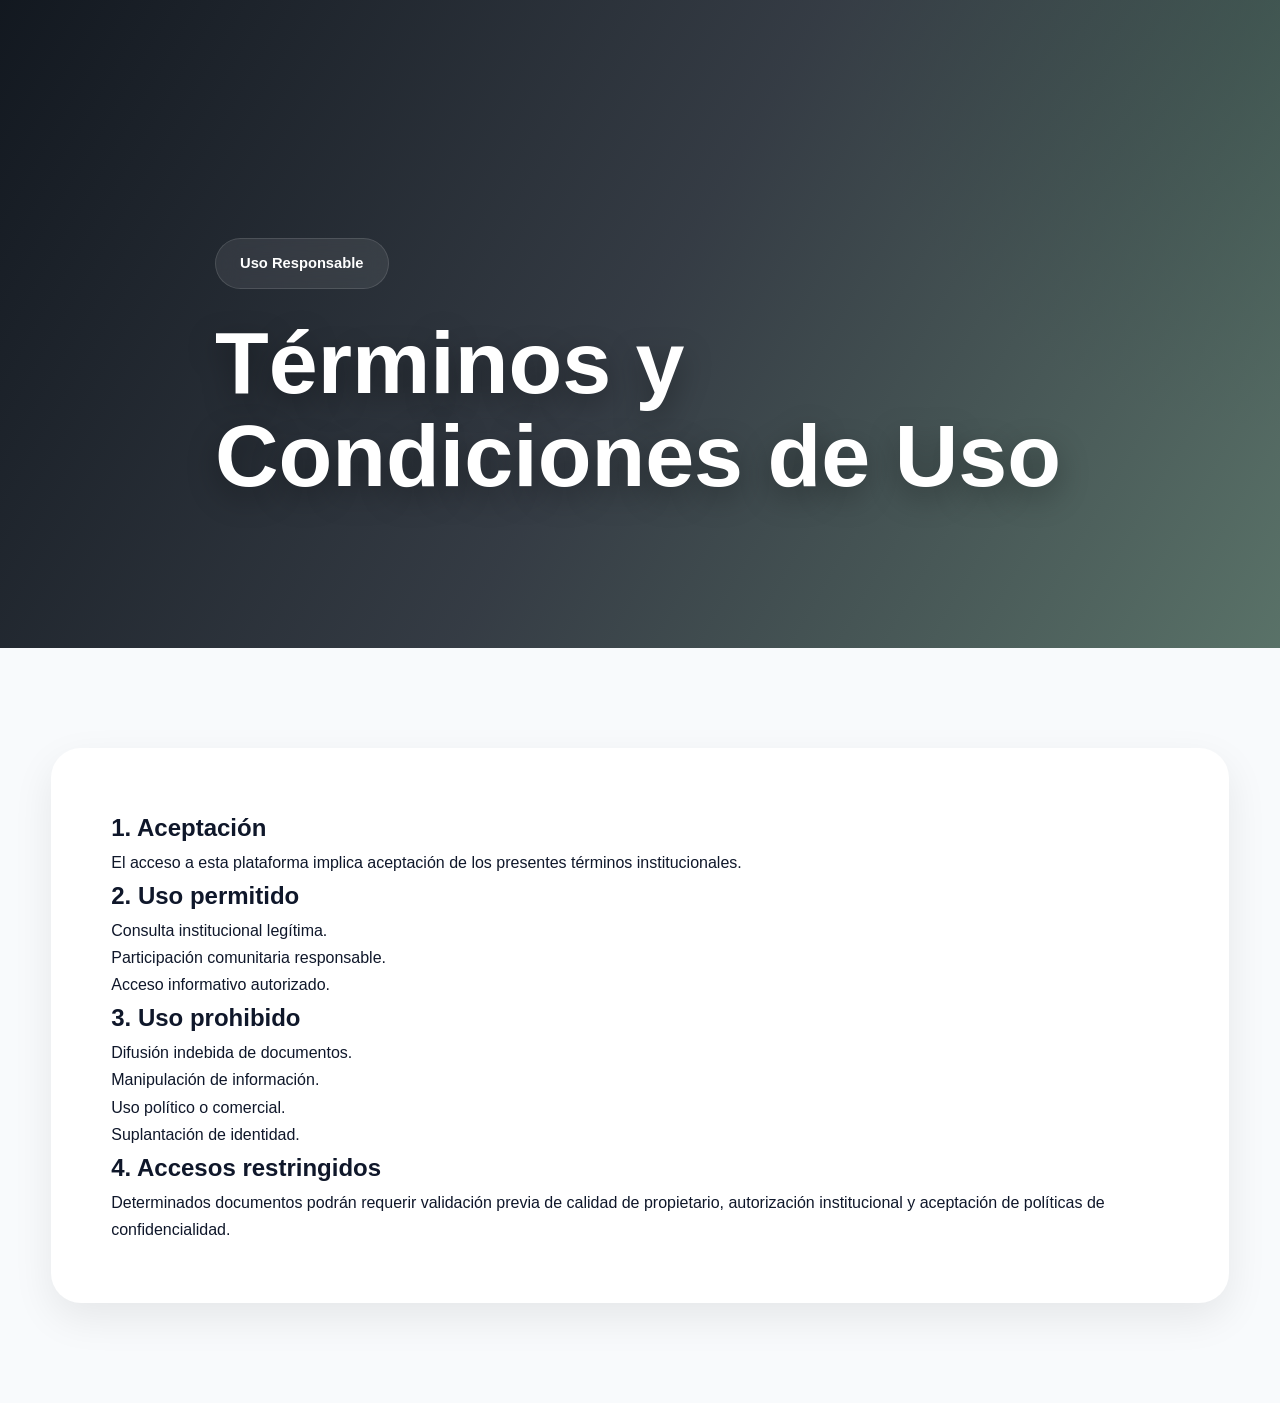
<file: pages/terminos-uso.html>
<!DOCTYPE html>
<html lang="es">

<head>

    <meta charset="UTF-8">

    <meta name="viewport"
        content="width=device-width, initial-scale=1.0">

    <title>
        Términos de Uso | CIMARA PH
    </title>

    <link rel="stylesheet"
        href="../css/style.css">
    
     <!-- Logo institucional -->
    <link rel="icon"
        type="image/png"
        href="../assets/img/logo1.png">

    <link rel="apple-touch-icon"
        href="../assets/img/logo1.png"> 


</head>

<body>

    <section class="hero hero-small">

        <div class="hero-overlay"></div>

        <div class="hero-content container">

            <span class="hero-badge">
                Uso Responsable
            </span>

            <h2>
                Términos y Condiciones de Uso
            </h2>

        </div>

    </section>

    <section class="container">

        <div class="transparency-content">

            <h2>1. Aceptación</h2>

            <p>
                El acceso a esta plataforma implica aceptación
                de los presentes términos institucionales.
            </p>

            <h2>2. Uso permitido</h2>

            <ul>
                <li>Consulta institucional legítima.</li>
                <li>Participación comunitaria responsable.</li>
                <li>Acceso informativo autorizado.</li>
            </ul>

            <h2>3. Uso prohibido</h2>

            <ul>
                <li>Difusión indebida de documentos.</li>
                <li>Manipulación de información.</li>
                <li>Uso político o comercial.</li>
                <li>Suplantación de identidad.</li>
            </ul>

            <h2>4. Accesos restringidos</h2>

            <p>
                Determinados documentos podrán requerir
                validación previa de calidad de propietario,
                autorización institucional
                y aceptación de políticas de confidencialidad.
            </p>

        </div>

    </section>

</body>

</html>
</file>
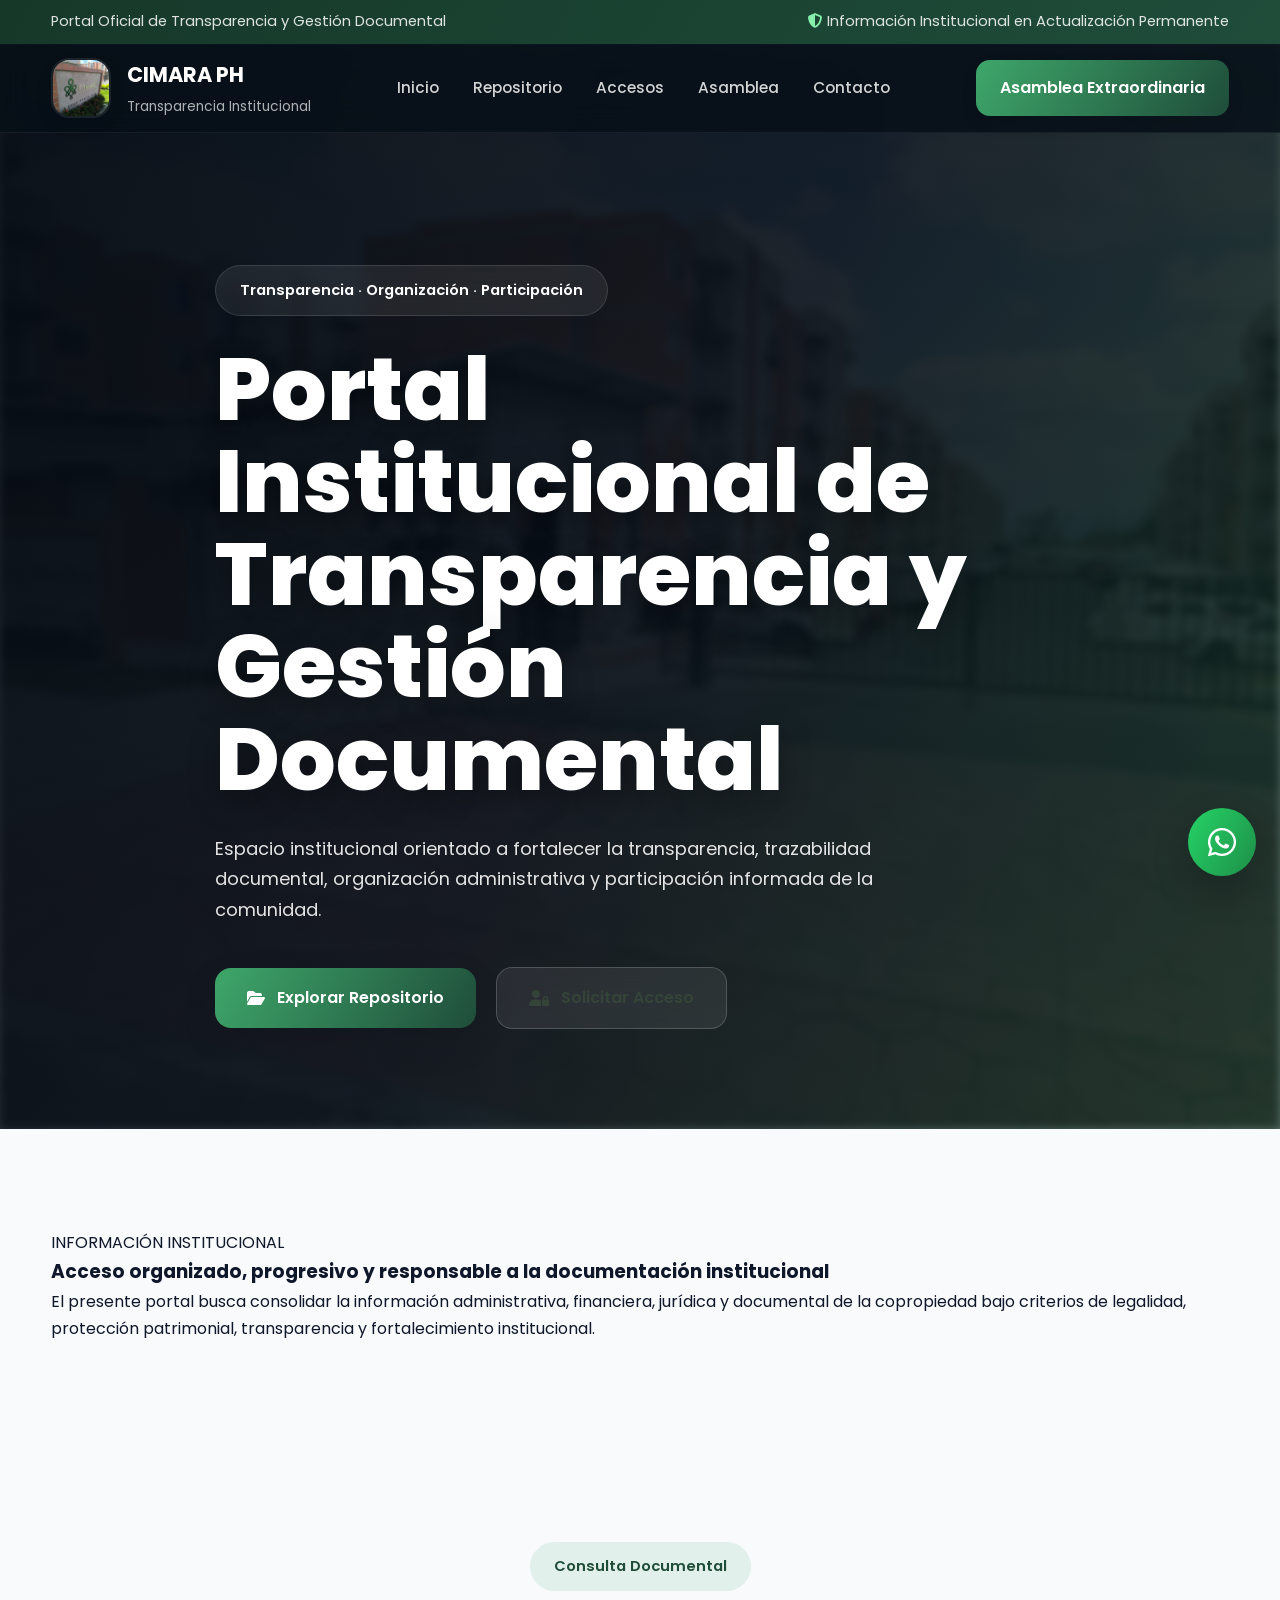
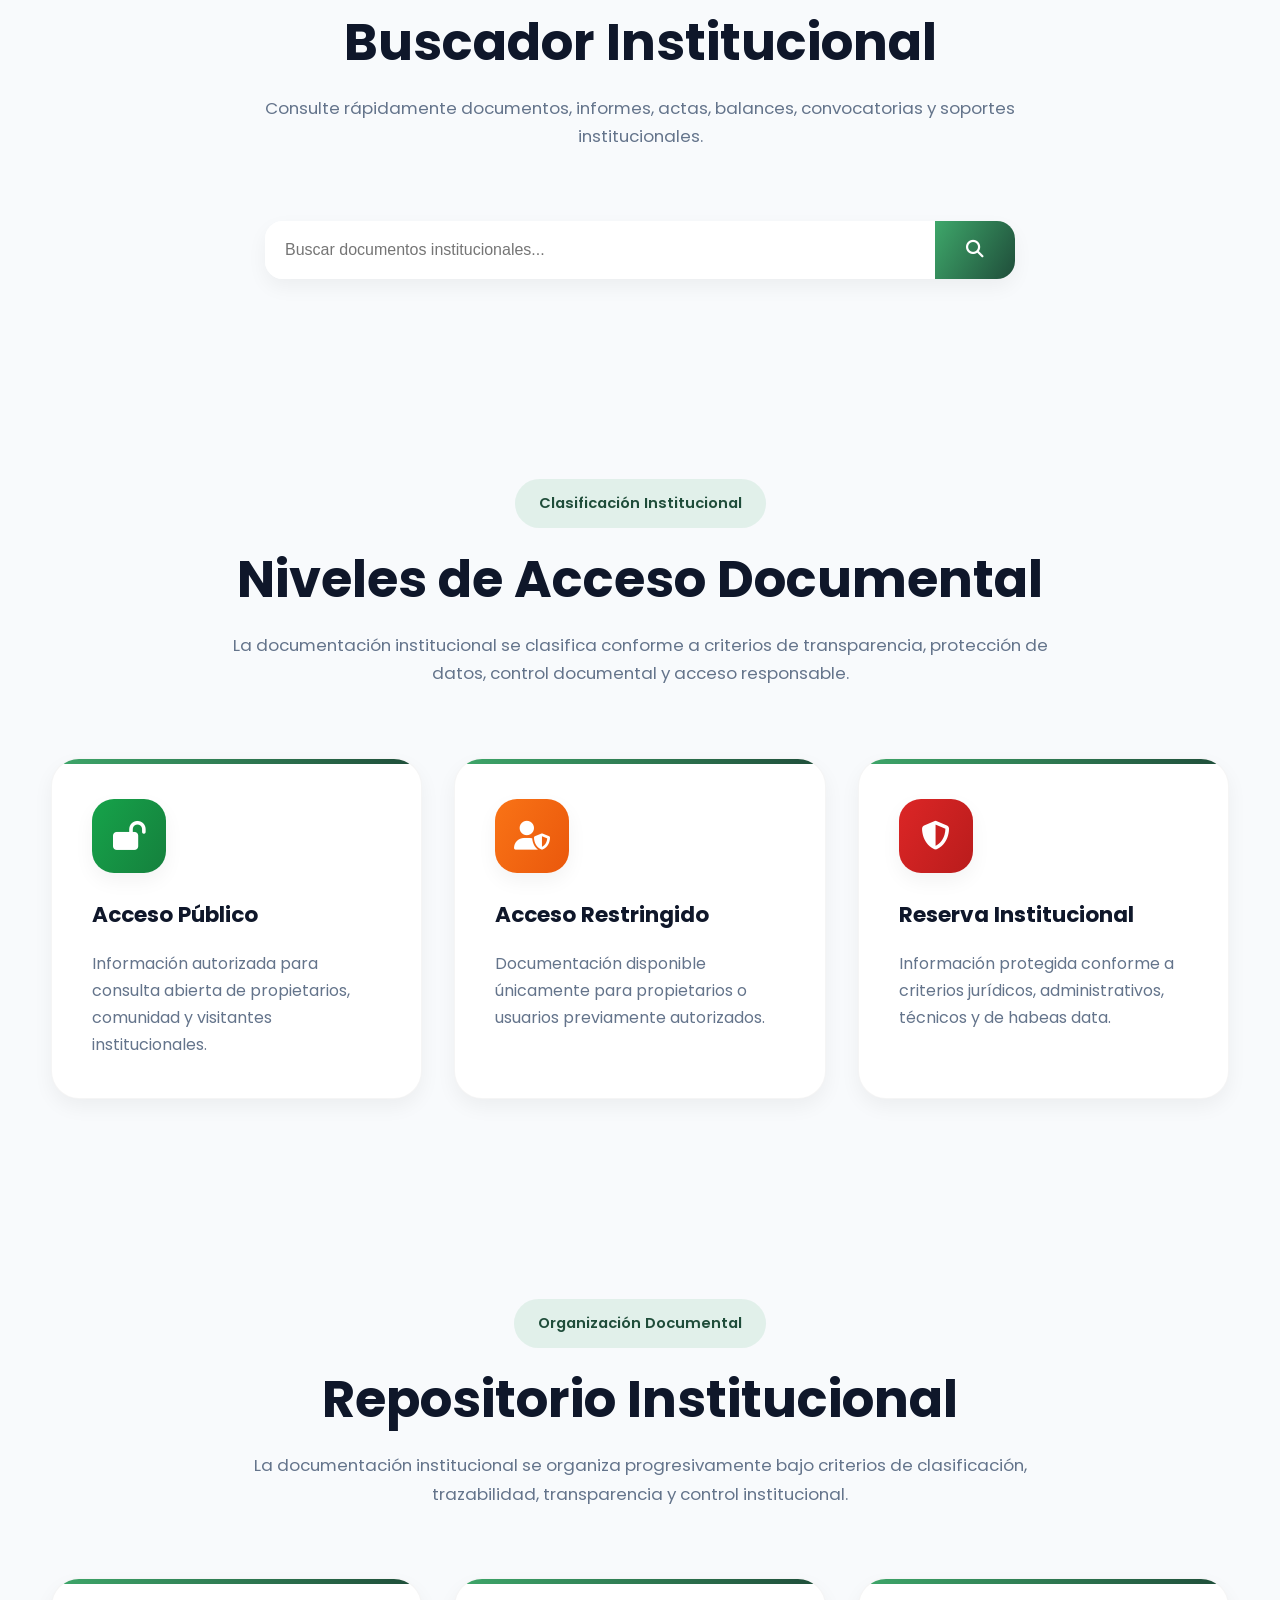
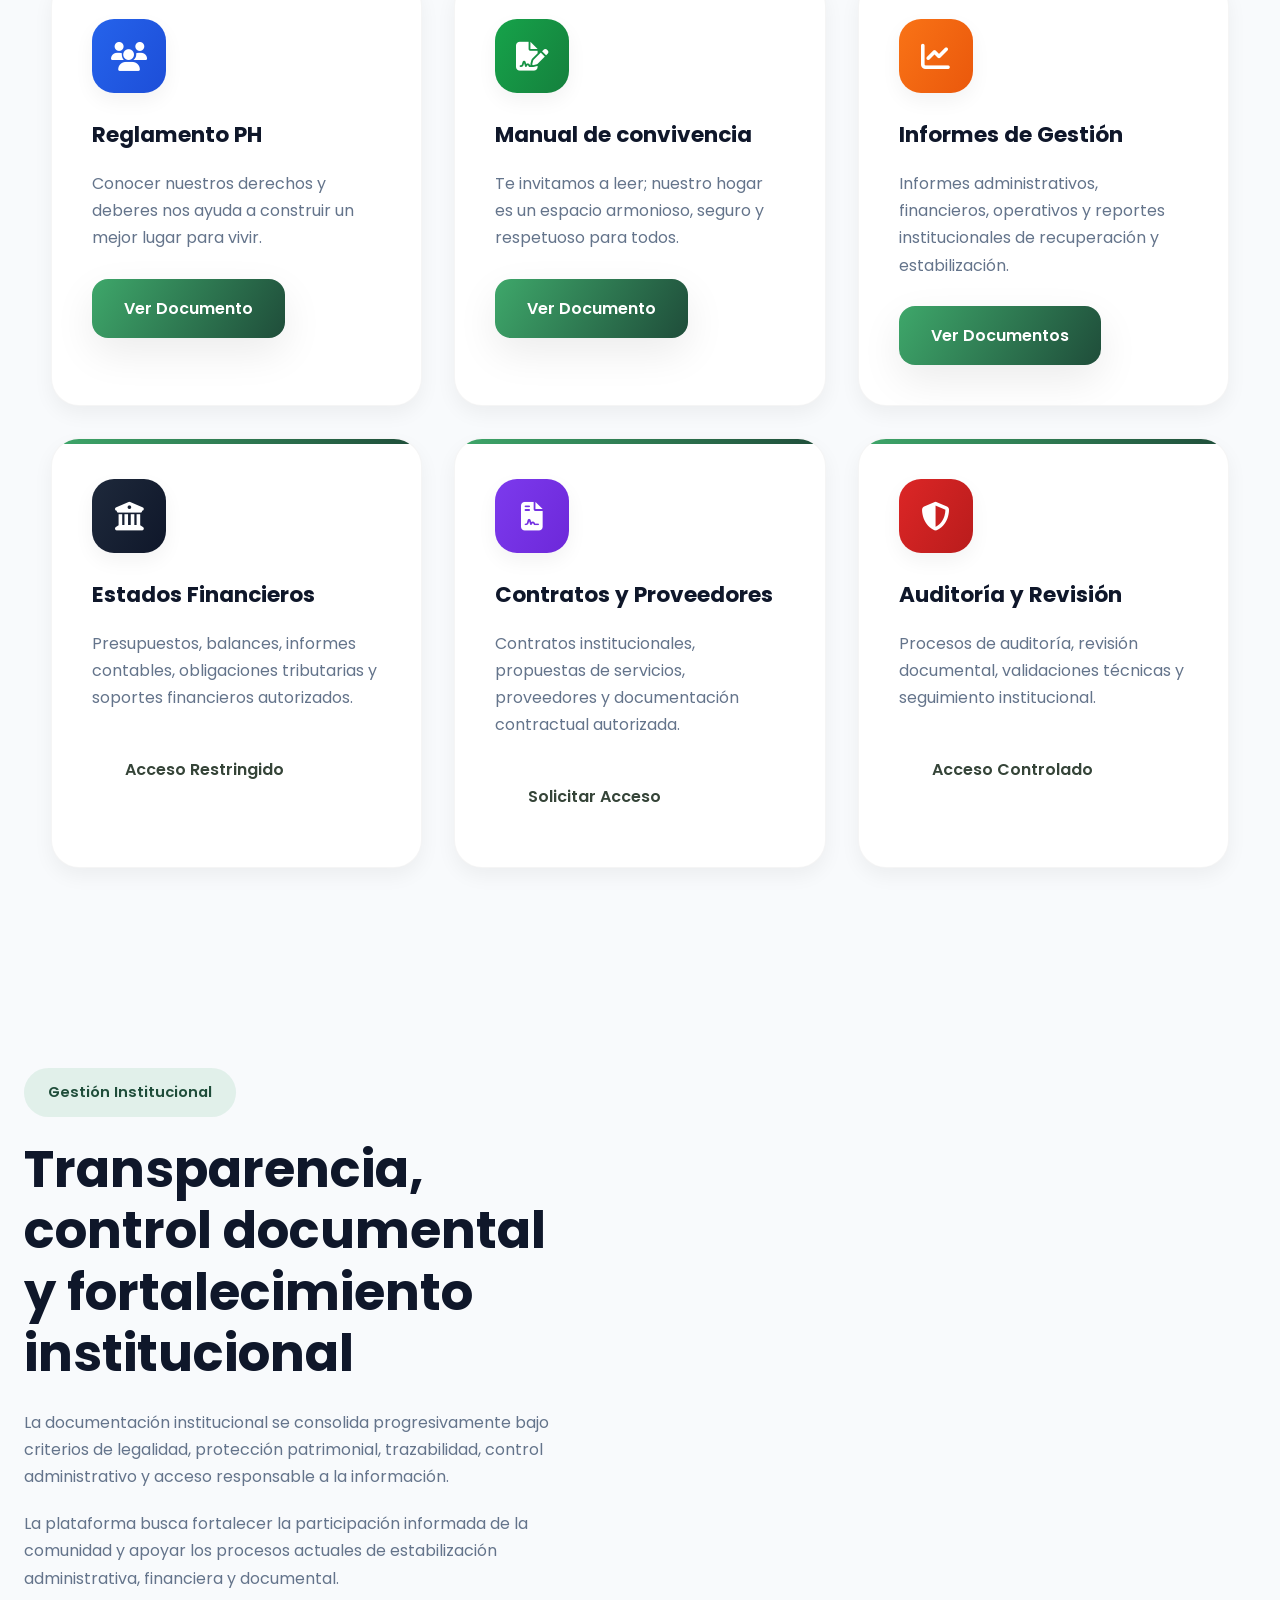
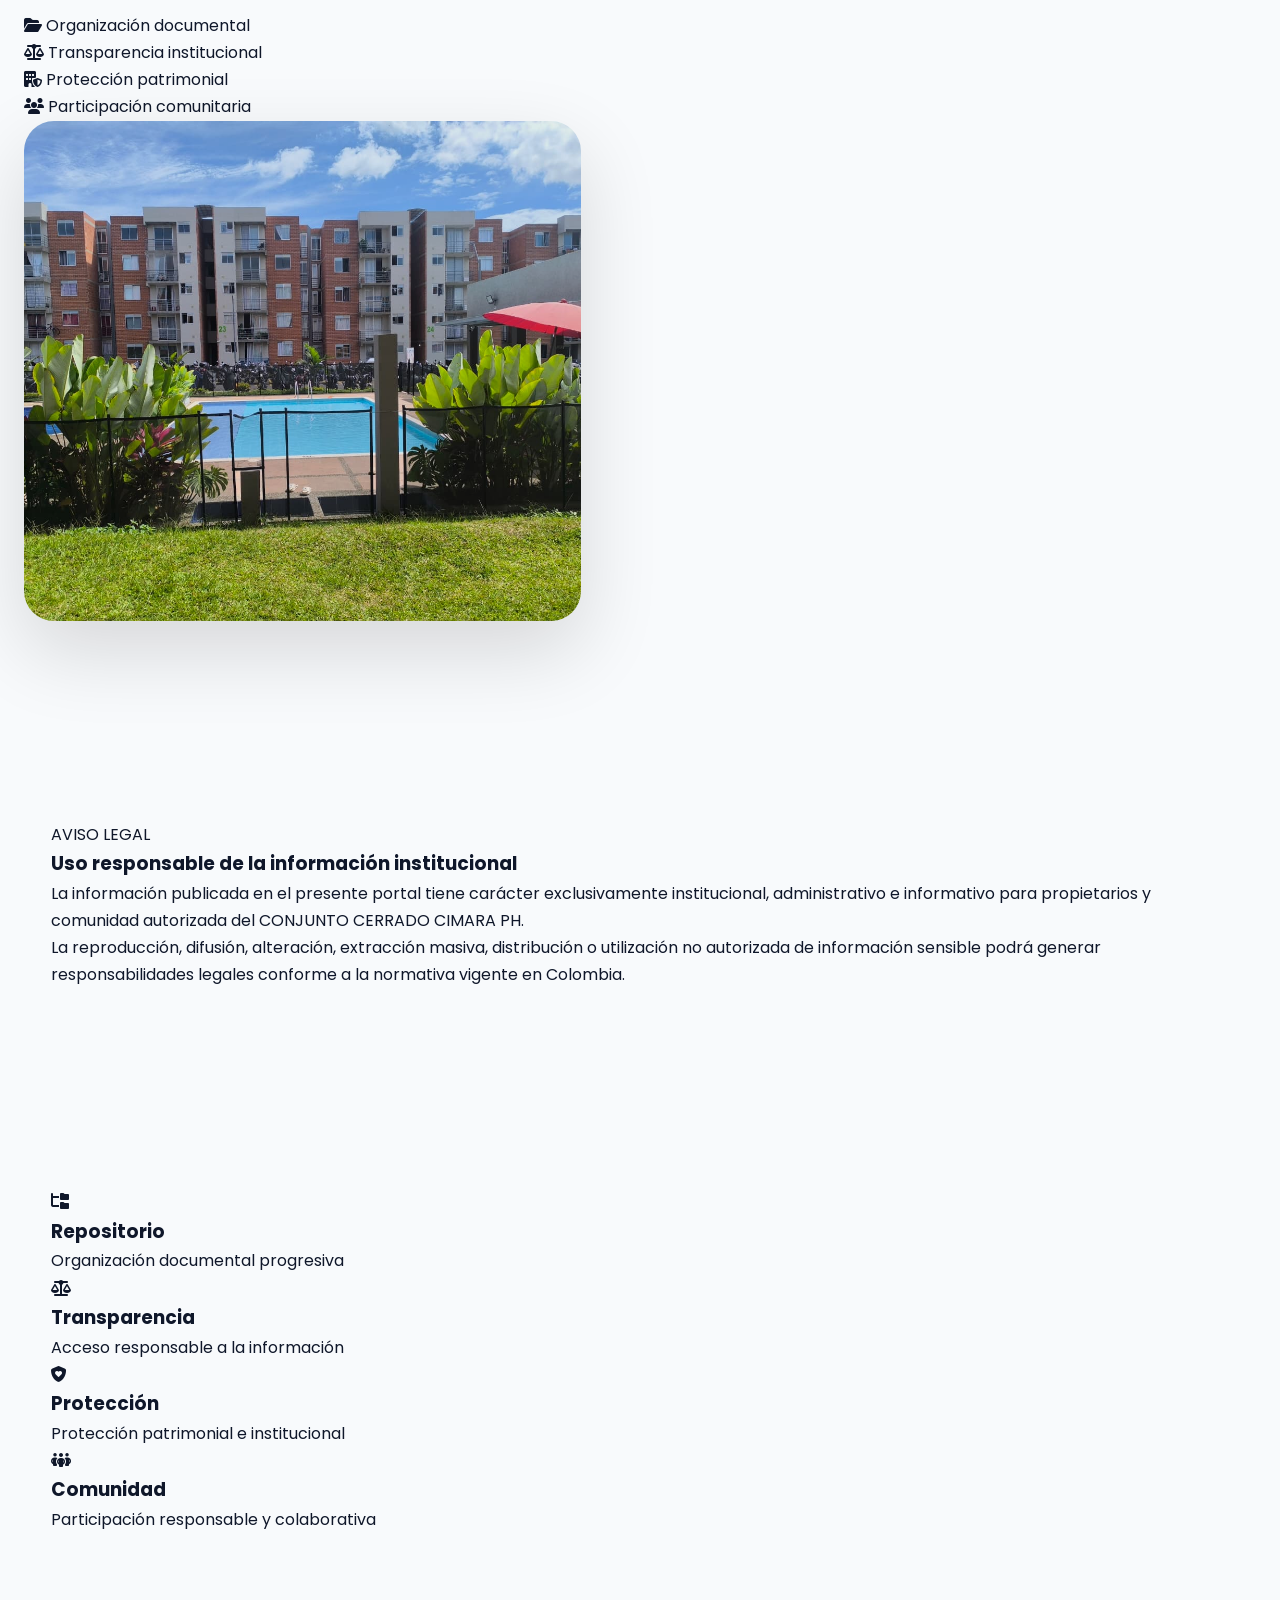
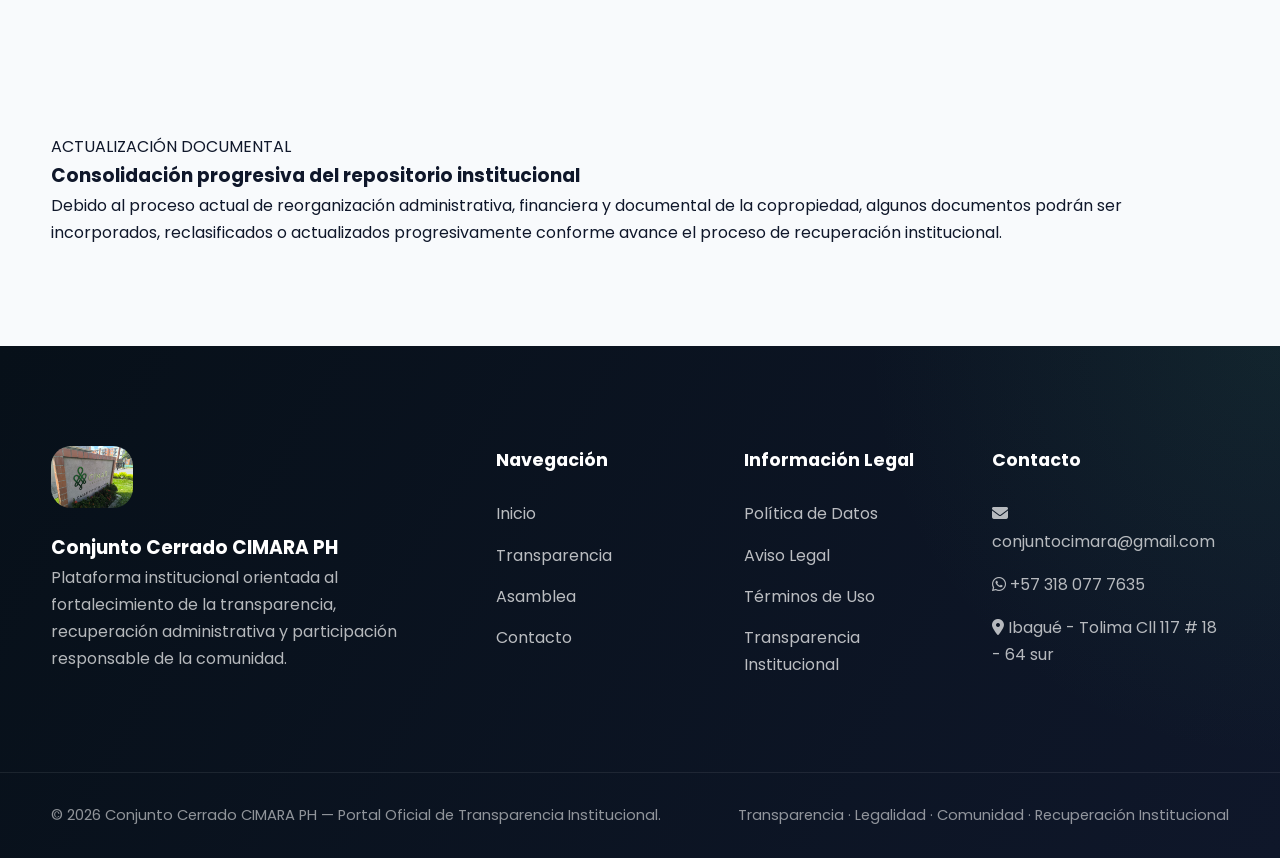
<file: pages/transparencia.html>
<!DOCTYPE html>
<html lang="es">

<head>

    <meta charset="UTF-8">
    <meta name="viewport" content="width=device-width, initial-scale=1.0">

    <title>
        Portal de Transparencia | CIMARA PH
    </title>

    <meta name="description"
        content="Portal Oficial de Transparencia, Gestión Documental y Participación Institucional del Conjunto Cerrado CIMARA PH.">

    <!-- GOOGLE FONTS -->
    <link rel="preconnect"
        href="https://fonts.googleapis.com">

    <link href="https://fonts.googleapis.com/css2?family=Poppins:wght@300;400;500;600;700;800&display=swap"
        rel="stylesheet">

    <!-- ICONOS -->
    <link rel="stylesheet"
        href="https://cdnjs.cloudflare.com/ajax/libs/font-awesome/6.5.2/css/all.min.css">

    <!-- CSS -->
    <link rel="stylesheet"
        href="../css/style.css">

    <link rel="stylesheet"
        href="../css/responsive.css">

     <!-- Logo institucional -->
    <link rel="icon"
        type="image/png"
        href="../assets/img/logo1.png">

    <link rel="apple-touch-icon"
        href="../assets/img/logo1.png"> 
 

</head>

<body>

    <!-- ====================================== -->
    <!-- TOPBAR -->
    <!-- ====================================== -->

    <div class="topbar">

        <div class="container topbar-content">

            <p>
                Portal Oficial de Transparencia y Gestión Documental
            </p>

            <div class="topbar-status">

                <span>

                    <i class="fa-solid fa-shield-halved"></i>

                    Información Institucional en Actualización Permanente

                </span>

            </div>

        </div>

    </div>

    <!-- ====================================== -->
    <!-- HEADER -->
    <!-- ====================================== -->

    <header class="header">

        <nav class="navbar container">

            <div class="logo-container">

                <img src="../assets/img/logo.jpeg"
                    alt="Logo CIMARA PH"
                    class="logo">

                <div class="logo-text">

                    <h1>
                        CIMARA PH
                    </h1>

                    <span>
                        Transparencia Institucional
                    </span>

                </div>

            </div>

            <ul class="nav-links">

                <li>
                    <a href="../index.html">
                        Inicio
                    </a>
                </li>

                <li>
                    <a href="#categorias">
                        Repositorio
                    </a>
                </li>

                <li>
                    <a href="#clasificacion">
                        Accesos
                    </a>
                </li>

                <li>
                    <a href="../pages/asamblea.html">
                        Asamblea
                    </a>
                </li>

                <li>
                    <a href="../pages/contacto.html">
                        Contacto
                    </a>
                </li>

            </ul>

            <a href="../pages/asamblea.html"
                class="nav-btn">

                Asamblea Extraordinaria

            </a>

        </nav>

    </header>

    <!-- ====================================== -->
    <!-- HERO -->
    <!-- ====================================== -->

    <section class="hero hero-small">

        <img src="../assets/img/fachada.webp"
            alt="CIMARA PH"
            class="hero-bg">

        <div class="hero-overlay"></div>

        <div class="hero-content container">

            <span class="hero-badge">

                Transparencia · Organización · Participación

            </span>

            <h2>

                Portal Institucional
                de Transparencia y
                Gestión Documental

            </h2>

            <p>

                Espacio institucional orientado a fortalecer
                la transparencia, trazabilidad documental,
                organización administrativa y participación
                informada de la comunidad.

            </p>

            <div class="hero-buttons">

                <a href="#categorias"
                    class="btn btn-primary">

                    <i class="fa-solid fa-folder-open"></i>

                    Explorar Repositorio

                </a>

                <a href="https://docs.google.com/forms/d/e/1FAIpQLScj-nXksA_Li3yFpFgnNnrnM59nyXVGX8YIL6jTyWnkWaKWeA/viewform"
                    class="btn btn-secondary">

                    <i class="fa-solid fa-user-lock"></i>

                    Solicitar Acceso

                </a>

            </div>

        </div>

    </section>

    <!-- ====================================== -->
    <!-- MENSAJE INSTITUCIONAL -->
    <!-- ====================================== -->

    <section class="announcement">

        <div class="container announcement-container">

            <div class="announcement-text">

                <span class="announcement-tag">

                    INFORMACIÓN INSTITUCIONAL

                </span>

                <h3>

                    Acceso organizado, progresivo y responsable
                    a la documentación institucional

                </h3>

                <p>

                    El presente portal busca consolidar la información
                    administrativa, financiera, jurídica y documental
                    de la copropiedad bajo criterios de legalidad,
                    protección patrimonial, transparencia y
                    fortalecimiento institucional.

                </p>

            </div>

        </div>

    </section>

    <!-- ====================================== -->
    <!-- BUSCADOR -->
    <!-- ====================================== -->

    <section class="container">

        <div class="section-title">

            <span class="section-badge">

                Consulta Documental

            </span>

            <h2>

                Buscador Institucional

            </h2>

            <p>

                Consulte rápidamente documentos,
                informes, actas, balances,
                convocatorias y soportes institucionales.

            </p>

        </div>

        <div class="search-box">

            <input type="text"
                id="searchInput"
                placeholder="Buscar documentos institucionales...">

            <button>

                <i class="fa-solid fa-magnifying-glass"></i>

            </button>

        </div>

    </section>

    <!-- ====================================== -->
    <!-- CLASIFICACIÓN DOCUMENTAL -->
    <!-- ====================================== -->

    <section class="container"
        id="clasificacion">

        <div class="section-title">

            <span class="section-badge">

                Clasificación Institucional

            </span>

            <h2>

                Niveles de Acceso Documental

            </h2>

            <p>

                La documentación institucional se clasifica
                conforme a criterios de transparencia,
                protección de datos, control documental
                y acceso responsable.

            </p>

        </div>

        <div class="cards-grid">

            <!-- PUBLICO -->

            <div class="document-card access-public">

                <div class="doc-icon green">

                    <i class="fa-solid fa-lock-open"></i>

                </div>

                <h3>

                    Acceso Público

                </h3>

                <p>

                    Información autorizada para consulta
                    abierta de propietarios, comunidad
                    y visitantes institucionales.

                </p>

            </div>

            <!-- RESTRINGIDO -->

            <div class="document-card access-restricted">

                <div class="doc-icon orange">

                    <i class="fa-solid fa-user-shield"></i>

                </div>

                <h3>

                    Acceso Restringido

                </h3>

                <p>

                    Documentación disponible únicamente
                    para propietarios o usuarios
                    previamente autorizados.

                </p>

            </div>

            <!-- RESERVADO -->

            <div class="document-card access-private">

                <div class="doc-icon red">

                    <i class="fa-solid fa-shield-halved"></i>

                </div>

                <h3>

                    Reserva Institucional

                </h3>

                <p>

                    Información protegida conforme
                    a criterios jurídicos, administrativos,
                    técnicos y de habeas data.

                </p>

            </div>

        </div>

    </section>

    <!-- ====================================== -->
    <!-- CATEGORÍAS -->
    <!-- ====================================== -->

    <section class="container"
        id="categorias">

        <div class="section-title">

            <span class="section-badge">

                Organización Documental

            </span>

            <h2>

                Repositorio Institucional

            </h2>

            <p>

                La documentación institucional se organiza
                progresivamente bajo criterios de clasificación,
                trazabilidad, transparencia y control institucional.

            </p>

        </div>

        <div class="documents-grid">

            <!-- REGLAMENTO -->

            <div class="document-card">

                <div class="doc-icon blue">

                    <i class="fa-solid fa-users"></i>

                </div>

                <h3>

                    Reglamento PH 

                </h3>

                <p>
                
    
                    Conocer nuestros derechos y deberes nos ayuda a construir un mejor lugar para vivir.

                </p>

                <br>

                <div class="hero-buttons">

                    <a href="https://drive.google.com/file/d/1DcV6mmRY02ckPJPM7YFiDfZIxm2Huvkf/view?usp=sharing"
                        target="_blank"
                        class="btn btn-primary">

                        Ver Documento

                    </a>

                </div>

            </div>

            <!-- MANUAL -->

            <div class="document-card">

                <div class="doc-icon green">

                    <i class="fa-solid fa-file-signature"></i>

                </div>

                <h3>

                    Manual de convivencia

                </h3>

                <p> 
                    Te invitamos a leer; nuestro hogar es un espacio armonioso, seguro y respetuoso para todos.

                </p>

                <br>

                <div class="hero-buttons">

                    <a href="https://drive.google.com/file/d/1K57nxURSyLD9fneKYbVp8WwLiZLFZpaq/view?usp=sharing"
                        target="_blank"
                        class="btn btn-primary">

                        Ver Documento

                    </a>

                </div>

            </div>

            <!-- INFORMES -->

            <div class="document-card">

                <div class="doc-icon orange">

                    <i class="fa-solid fa-chart-line"></i>

                </div>

                <h3>

                    Informes de Gestión

                </h3>

                <p>

                    Informes administrativos,
                    financieros, operativos
                    y reportes institucionales
                    de recuperación y estabilización.
                    

                </p>

                <br>

                <div class="hero-buttons">

                    <a href="https://docs.google.com/forms/d/e/1FAIpQLScj-nXksA_Li3yFpFgnNnrnM59nyXVGX8YIL6jTyWnkWaKWeA/viewform"
                        target="_blank"
                        class="btn btn-primary">

                        Ver Documentos

                    </a>

                </div>

            </div>

            <!-- FINANCIEROS -->

            <div class="document-card">

                <div class="doc-icon dark">

                    <i class="fa-solid fa-building-columns"></i>

                </div>

                <h3>

                    Estados Financieros

                </h3>

                <p>

                    Presupuestos, balances,
                    informes contables,
                    obligaciones tributarias
                    y soportes financieros autorizados.

                </p>

                <br>

                <div class="hero-buttons">

                    <a href="../pages/acceso-propietarios.html"
                        class="btn btn-secondary">

                        Acceso Restringido

                    </a>

                </div>

            </div>

            <!-- CONTRATOS -->

            <div class="document-card">

                <div class="doc-icon purple">

                    <i class="fa-solid fa-file-contract"></i>

                </div>

                <h3>

                    Contratos y Proveedores

                </h3>

                <p>

                    Contratos institucionales,
                    propuestas de servicios,
                    proveedores y documentación
                    contractual autorizada.

                </p>

                <br>

                <div class="hero-buttons">

                    <a href="../pages/acceso-propietarios.html"
                        class="btn btn-secondary">

                        Solicitar Acceso

                    </a>

                </div>

            </div>

            <!-- AUDITORÍA -->

            <div class="document-card">

                <div class="doc-icon red">

                    <i class="fa-solid fa-shield-halved"></i>

                </div>

                <h3>

                    Auditoría y Revisión

                </h3>

                <p>

                    Procesos de auditoría,
                    revisión documental,
                    validaciones técnicas
                    y seguimiento institucional.

                </p>

                <br>

                <div class="hero-buttons">

                    <a href="../pages/acceso-propietarios.html"
                        class="btn btn-secondary">

                        Acceso Controlado

                    </a>

                </div>

            </div>

        </div>

    </section>

    <!-- ====================================== -->
    <!-- SISTEMA DE TRANSPARENCIA -->
    <!-- ====================================== -->

    <section class="split-section">

        <div class="container split-container">

            <div class="split-content">

                <span class="section-badge">

                    Gestión Institucional

                </span>

                <h2>

                    Transparencia, control documental
                    y fortalecimiento institucional

                </h2>

                <p>

                    La documentación institucional se consolida
                    progresivamente bajo criterios de legalidad,
                    protección patrimonial, trazabilidad,
                    control administrativo y acceso responsable
                    a la información.

                </p>

                <p>

                    La plataforma busca fortalecer la participación
                    informada de la comunidad y apoyar los procesos
                    actuales de estabilización administrativa,
                    financiera y documental.

                </p>

                <div class="future-list">

                    <div>

                        <i class="fa-solid fa-folder-open"></i>

                        Organización documental

                    </div>

                    <div>

                        <i class="fa-solid fa-scale-balanced"></i>

                        Transparencia institucional

                    </div>

                    <div>

                        <i class="fa-solid fa-building-shield"></i>

                        Protección patrimonial

                    </div>

                    <div>

                        <i class="fa-solid fa-users"></i>

                        Participación comunitaria

                    </div>

                </div>

            </div>

            <div class="split-image">

                <img src="../assets/img/cimara.jpeg"
                    alt="Transparencia Institucional">

            </div>

        </div>

    </section>

    <!-- ====================================== -->
    <!-- AVISO LEGAL -->
    <!-- ====================================== -->

    <section class="announcement">

        <div class="container announcement-container">

            <div class="announcement-text">

                <span class="announcement-tag">

                    AVISO LEGAL

                </span>

                <h3>

                    Uso responsable de la información institucional

                </h3>

                <p>

                    La información publicada en el presente portal
                    tiene carácter exclusivamente institucional,
                    administrativo e informativo para propietarios
                    y comunidad autorizada del CONJUNTO CERRADO
                    CIMARA PH.

                </p>

                <p>

                    La reproducción, difusión, alteración,
                    extracción masiva, distribución o utilización
                    no autorizada de información sensible podrá
                    generar responsabilidades legales conforme
                    a la normativa vigente en Colombia.

                </p>

            </div>

        </div>

    </section>

    <!-- ====================================== -->
    <!-- INDICADORES -->
    <!-- ====================================== -->

    <section class="stats-section">

        <div class="container stats-grid">

            <div class="stat-card">

                <i class="fa-solid fa-folder-tree"></i>

                <h3>

                    Repositorio

                </h3>

                <p>

                    Organización documental progresiva

                </p>

            </div>

            <div class="stat-card">

                <i class="fa-solid fa-scale-balanced"></i>

                <h3>

                    Transparencia

                </h3>

                <p>

                    Acceso responsable a la información

                </p>

            </div>

            <div class="stat-card">

                <i class="fa-solid fa-shield-heart"></i>

                <h3>

                    Protección

                </h3>

                <p>

                    Protección patrimonial e institucional

                </p>

            </div>

            <div class="stat-card">

                <i class="fa-solid fa-people-group"></i>

                <h3>

                    Comunidad

                </h3>

                <p>

                    Participación responsable y colaborativa

                </p>

            </div>

        </div>

    </section>

    <!-- ====================================== -->
    <!-- ACTUALIZACIÓN -->
    <!-- ====================================== -->

    <section class="container">

        <div class="announcement-container">

            <div class="announcement-text">

                <span class="announcement-tag">

                    ACTUALIZACIÓN DOCUMENTAL

                </span>

                <h3>

                    Consolidación progresiva del repositorio institucional

                </h3>

                <p>

                    Debido al proceso actual de reorganización
                    administrativa, financiera y documental
                    de la copropiedad, algunos documentos
                    podrán ser incorporados, reclasificados
                    o actualizados progresivamente conforme
                    avance el proceso de recuperación institucional.

                </p>

            </div>

        </div>

    </section>

    <!-- ====================================== -->
    <!-- WHATSAPP -->
    <!-- ====================================== -->

    <a href="https://wa.me/573180777635"
        class="whatsapp-float"
        target="_blank">

        <i class="fa-brands fa-whatsapp"></i>

    </a>

    <!-- ====================================== -->
    <!-- FOOTER -->
    <!-- ====================================== -->

    <footer class="footer">

        <div class="container footer-grid">

            <div class="footer-column">

                <img src="../assets/img/logo.jpeg"
                    alt="Logo CIMARA PH"
                    class="footer-logo">

                <h3>

                    Conjunto Cerrado CIMARA PH

                </h3>

                <p>

                    Plataforma institucional orientada
                    al fortalecimiento de la transparencia,
                    recuperación administrativa y participación
                    responsable de la comunidad.

                </p>

            </div>

            <!-- NAVEGACIÓN -->

            <div class="footer-column">

                <h4>

                    Navegación

                </h4>

                <a href="../index.html">
                    Inicio
                </a>

                <a href="../pages/transparencia.html">
                    Transparencia
                </a>

                <a href="../pages/asamblea.html">
                    Asamblea
                </a>

                <a href="../pages/contacto.html">
                    Contacto
                </a>

            </div>

            <!-- LEGAL -->

            <div class="footer-column">

                <h4>

                    Información Legal

                </h4>

                <a href="../pages/politica-datos.html">
                    Política de Datos
                </a>

                <a href="../pages/aviso-legal.html">
                    Aviso Legal
                </a>

                <a href="../pages/terminos.html">
                    Términos de Uso
                </a>

                <a href="pages/politica-transparencia.html">   
                    Transparencia Institucional
                </a>

            </div>

            <!-- CONTACTO -->

            <div class="footer-column">

                <h4>

                    Contacto

                </h4>

                <p>

                    <i class="fa-solid fa-envelope"></i>

                    conjuntocimara@gmail.com

                </p>

                <p>

                    <i class="fa-brands fa-whatsapp"></i>

                    +57 318 077 7635

                </p>

                <p>

                    <i class="fa-solid fa-location-dot"></i>

                    Ibagué - Tolima
                    Cll 117 # 18 - 64 sur

                </p>

            </div>

        </div>

        <!-- FOOTER BOTTOM -->

        <div class="footer-bottom">

            <div class="container footer-bottom-content">

                <p>

                    © 2026 Conjunto Cerrado CIMARA PH —
                    Portal Oficial de Transparencia Institucional.

                </p>

                <p>

                    Transparencia · Legalidad · Comunidad · Recuperación Institucional

                </p>

            </div>

        </div>

    </footer>

    <!-- JS -->
    <script src="../js/main.js"></script>

</body>

</html>
</file>
<file: css/style.css>
/* ========================================================= */
/* CIMARA PH — STYLE.CSS FINAL PREMIUM */
/* EXPERIENCIA INSTITUCIONAL CONSOLIDADA */
/* ========================================================= */

/* ========================================================= */
/* ROOT VARIABLES */
/* ========================================================= */

:root {

    --primary: #0f172a;
    --primary-light: #172334;

    --secondary: #1f4d3a;
    --secondary-dark: #163829;

    --accent: #3ea76a;
    --accent-light: #74d39a;

    --success: #22c55e;
    --warning: #f59e0b;
    --danger: #ef4444;

    --light: #f8fafc;
    --white: #ffffff;

    --gray: #64748b;
    --gray-light: #94a3b8;

    --border: #e2e8f0;

    --shadow-sm:
        0 8px 20px rgba(0,0,0,0.05);

    --shadow:
        0 15px 40px rgba(0,0,0,0.08);

    --shadow-lg:
        0 30px 80px rgba(0,0,0,0.14);

    --radius: 24px;

    --transition: 0.35s ease;
}

/* ========================================================= */
/* RESET */
/* ========================================================= */

* {

    margin: 0;
    padding: 0;

    box-sizing: border-box;
}

html {

    scroll-behavior: smooth;
}

body {

    font-family: 'Poppins', sans-serif;

    background: var(--light);

    color: var(--primary);

    line-height: 1.7;

    overflow-x: hidden;
}

/* ========================================================= */
/* GLOBAL */
/* ========================================================= */

.container {

    width: 92%;
    max-width: 1280px;

    margin: auto;
}

section {

    padding: 100px 0;
}

img {

    width: 100%;
    display: block;
}

a {

    text-decoration: none;
}

ul {

    list-style: none;
}

.section-title {

    text-align: center;

    margin-bottom: 70px;
}

.section-badge {

    display: inline-flex;
    align-items: center;
    gap: 10px;

    background: rgba(62,167,106,0.12);

    color: var(--secondary);

    padding: 12px 24px;

    border-radius: 50px;

    font-size: 0.92rem;
    font-weight: 600;

    margin-bottom: 22px;
}

.section-title h2 {

    font-size: clamp(2.1rem, 4vw, 3.6rem);

    line-height: 1.15;

    margin-bottom: 22px;

    color: var(--primary);
}

.section-title p {

    max-width: 850px;

    margin: auto;

    color: var(--gray);

    font-size: 1.05rem;
}

/* ========================================================= */
/* TOPBAR */
/* ========================================================= */

.topbar {

    background:
        linear-gradient(
            120deg,
            var(--secondary-dark),
            var(--secondary)
        );

    color: rgba(255,255,255,0.85);

    border-bottom:
        1px solid rgba(255,255,255,0.08);

    font-size: 0.92rem;
}

.topbar-content {

    min-height: 44px;

    display: flex;
    align-items: center;
    justify-content: space-between;
}

.topbar-status {

    display: flex;
    align-items: center;
    gap: 10px;
}

.topbar-status i {

    color: #86efac;
}

/* ========================================================= */
/* HEADER */
/* ========================================================= */

.header {

    position: fixed;

    top: 44px;
    left: 0;

    width: 100%;

    z-index: 1000;

    background:
        rgba(7,15,24,0.82);

    backdrop-filter: blur(16px);

    border-bottom:
        1px solid rgba(255,255,255,0.06);

    transition: var(--transition);
}

.navbar {

    min-height: 88px;

    display: flex;
    align-items: center;
    justify-content: space-between;
}

.logo-container {

    display: flex;
    align-items: center;
    gap: 16px;
}

.logo {

    width: 60px;
    height: 60px;

    border-radius: 18px;

    object-fit: cover;

    border:
        2px solid rgba(255,255,255,0.08);

    box-shadow: var(--shadow-sm);
}

.logo-text h1 {

    color: white;

    font-size: 1.3rem;
    font-weight: 700;
}

.logo-text span {

    color: rgba(255,255,255,0.68);

    font-size: 0.86rem;
}

.nav-links {

    display: flex;
    align-items: center;
    gap: 34px;
}

.nav-links a {

    color: rgba(255,255,255,0.82);

    font-size: 0.96rem;
    font-weight: 500;

    position: relative;

    transition: var(--transition);
}

.nav-links a::after {

    content: '';

    position: absolute;

    left: 0;
    bottom: -8px;

    width: 0%;
    height: 2px;

    background: var(--accent);

    transition: var(--transition);
}

.nav-links a:hover {

    color: white;
}

.nav-links a:hover::after {

    width: 100%;
}

.nav-btn {

    background:
        linear-gradient(
            120deg,
            var(--accent),
            var(--secondary)
        );

    color: white;

    padding: 14px 24px;

    border-radius: 14px;

    font-weight: 600;

    transition: var(--transition);

    box-shadow: var(--shadow-sm);
}

.nav-btn:hover {

    transform: translateY(-4px);

    box-shadow: var(--shadow);
}

/* ========================================================= */
/* MOBILE MENU */
/* ========================================================= */

.menu-toggle {

    display: none;

    flex-direction: column;
    gap: 5px;

    cursor: pointer;
}

.menu-toggle span {

    width: 26px;
    height: 3px;

    background: white;

    border-radius: 50px;

    transition: var(--transition);
}

/* ========================================================= */
/* HERO */
/* ========================================================= */

.hero {

    min-height: 100vh;

    position: relative;

    display: flex;
    align-items: center;

    overflow: hidden;
}

.hero-small {

    min-height: 72vh;
}

.hero-bg {

    position: absolute;
    inset: 0;

    width: 100%;
    height: 100%;

    object-fit: cover;

    filter:
        blur(4px)
        brightness(0.48);

    transform: scale(1.08);
}

.hero-overlay {

    position: absolute;
    inset: 0;

    background:
        linear-gradient(
            120deg,
            rgba(6,12,20,0.95),
            rgba(10,18,28,0.82),
            rgba(22,56,41,0.70)
        );
}

.hero::before {

    content: '';

    position: absolute;
    inset: 0;

    background:
        radial-gradient(
            circle at top right,
            rgba(62,167,106,0.18),
            transparent 30%
        );
}

.hero-content {

    position: relative;

    z-index: 2;

    max-width: 850px;

    color: white;

    padding-top: 120px;
}

.hero-badge {

    display: inline-flex;
    align-items: center;
    gap: 10px;

    padding: 12px 24px;

    border-radius: 50px;

    background:
        rgba(255,255,255,0.08);

    border:
        1px solid rgba(255,255,255,0.12);

    backdrop-filter: blur(10px);

    margin-bottom: 28px;

    font-size: 0.92rem;
    font-weight: 600;
}

.hero-content h2 {

    font-size:
        clamp(3rem, 7vw, 5.5rem);

    line-height: 1.05;

    margin-bottom: 28px;

    font-weight: 800;

    text-shadow:
        0 10px 30px rgba(0,0,0,0.35);
}

.hero-content p {

    max-width: 760px;

    color:
        rgba(255,255,255,0.88);

    font-size: 1.12rem;

    margin-bottom: 42px;
}

/* ========================================================= */
/* BUTTONS */
/* ========================================================= */

.hero-buttons {

    display: flex;
    align-items: center;
    gap: 20px;

    flex-wrap: wrap;
}

.btn {

    display: inline-flex;
    align-items: center;
    justify-content: center;
    gap: 12px;

    padding: 16px 32px;

    border-radius: 16px;

    font-weight: 600;

    transition: var(--transition);

    cursor: pointer;
}

.btn-primary {

    background:
        linear-gradient(
            120deg,
            var(--accent),
            var(--secondary)
        );

    color: white;

    box-shadow: var(--shadow);
}

.btn-primary:hover {

    transform: translateY(-5px);

    box-shadow: var(--shadow-lg);
}

.btn-secondary {

    background:
        rgba(255,255,255,0.08);

    border:
        1px solid rgba(255,255,255,0.18);

    color: rgb(53, 68, 56);

    backdrop-filter: blur(10px);
}

.btn-secondary:hover {

    background: rgb(181, 183, 182);

    color: var(--primary);

    transform: translateY(-5px);
}

.btn-success {

    background:
        linear-gradient(
            120deg,
            #25D366,
            #1e8f49
        );

    color: white;
}

/* ========================================================= */
/* INFO BANNER */
/* ========================================================= */

.info-banner {

    background:
        linear-gradient(
            120deg,
            #f0fdf4,
            #f8fafc
        );

    border-top:
        1px solid rgba(62,167,106,0.15);

    border-bottom:
        1px solid rgba(62,167,106,0.15);

    padding: 35px 0;
}

.info-banner p {

    max-width: 1100px;

    margin: auto;

    text-align: center;

    color: var(--gray);

    font-size: 1rem;
}

/* ========================================================= */
/* SPLIT SECTIONS */
/* ========================================================= */

.split-section {

    display: grid;

    grid-template-columns:
        repeat(2,1fr);

    gap: 70px;

    align-items: center;
}

.split-content h2 {

    font-size:
        clamp(2rem,4vw,3.2rem);

    margin-bottom: 24px;

    line-height: 1.2;
}

.split-content p {

    color: var(--gray);

    margin-bottom: 20px;
}

.split-image {

    position: relative;
}

.split-image img {

    border-radius: 30px;

    min-height: 500px;

    object-fit: cover;

    box-shadow: var(--shadow-lg);

    filter:
        brightness(0.92)
        saturate(1.05);
}

/* ========================================================= */
/* LIVE CENTER */
/* ========================================================= */

.live-center {

    background:
        linear-gradient(
            120deg,
            #0f172a,
            #183b2d
        );

    color: white;
}

.live-grid {

    display: grid;

    grid-template-columns:
        repeat(auto-fit,minmax(260px,1fr));

    gap: 30px;
}

.live-card {

    background:
        rgba(255,255,255,0.08);

    border:
        1px solid rgba(255,255,255,0.08);

    backdrop-filter: blur(10px);

    padding: 35px;

    border-radius: 26px;

    text-align: center;

    transition: var(--transition);
}

.live-card:hover {

    transform: translateY(-8px);
}

.live-card i {

    font-size: 2rem;

    margin-bottom: 20px;

    color: var(--accent-light);
}

.live-card h3 {

    font-size: 1.15rem;

    margin-bottom: 14px;
}


/* ========================================================= */
/* CARDS */
/* ========================================================= */

.cards-grid,
.projects-grid,
.documents-grid {

    display: grid;

    grid-template-columns:
        repeat(auto-fit,minmax(300px,1fr));

    gap: 32px;
}

.status-card,
.project-card,
.document-card,
.management-card {

    background: white;

    border-radius: 28px;

    padding: 40px;

    position: relative;

    overflow: hidden;

    box-shadow: var(--shadow-sm);

    border:
        1px solid rgba(0,0,0,0.04);

    transition: var(--transition);
}

.status-card::before,
.project-card::before,
.document-card::before,
.management-card::before {

    content: '';

    position: absolute;

    top: 0;
    left: 0;

    width: 100%;
    height: 5px;

    background:
        linear-gradient(
            90deg,
            var(--accent),
            var(--secondary)
        );
}

.status-card:hover,
.project-card:hover,
.document-card:hover,
.management-card:hover {

    transform: translateY(-10px);

    box-shadow: var(--shadow-lg);
}

.status-card h3,
.project-card h3,
.document-card h3,
.management-card h3 {

    color: var(--primary);

    margin-bottom: 16px;

    font-size: 1.35rem;
}

.status-card p,
.project-card p,
.document-card p,
.management-card p {

    color: var(--gray);
}

/* ========================================================= */
/* ICONS */
/* ========================================================= */

.doc-icon {

    width: 74px;
    height: 74px;

    border-radius: 22px;

    display: flex;
    justify-content: center;
    align-items: center;

    margin-bottom: 24px;

    font-size: 1.8rem;

    color: white;

    box-shadow: var(--shadow-sm);
}

.doc-icon.blue {

    background:
        linear-gradient(
            120deg,
            #2563eb,
            #1d4ed8
        );
}

.doc-icon.green {

    background:
        linear-gradient(
            120deg,
            #16a34a,
            #15803d
        );
}

.doc-icon.orange {

    background:
        linear-gradient(
            120deg,
            #f97316,
            #ea580c
        );
}

.doc-icon.red {

    background:
        linear-gradient(
            120deg,
            #dc2626,
            #b91c1c
        );
}

.doc-icon.purple {

    background:
        linear-gradient(
            120deg,
            #7c3aed,
            #6d28d9
        );
}

.doc-icon.dark {

    background:
        linear-gradient(
            120deg,
            #1e293b,
            #0f172a
        );
}

/* ========================================================= */
/* SEARCH */
/* ========================================================= */

.search-box {

    max-width: 750px;

    margin: auto;

    display: flex;

    overflow: hidden;

    background: white;

    border-radius: 18px;

    box-shadow: var(--shadow-sm);
}

.search-box input {

    flex: 1;

    border: none;

    padding: 20px;

    font-size: 1rem;

    outline: none;
}

.search-box button {

    width: 80px;

    border: none;

    background:
        linear-gradient(
            120deg,
            var(--accent),
            var(--secondary)
        );

    color: white;

    font-size: 1.1rem;

    cursor: pointer;
}

/* ========================================================= */
/* TRANSPARENCY */
/* ========================================================= */

.transparency-section {

    background:
        linear-gradient(
            120deg,
            #f0fdf4,
            #f8fafc
        );
}

.transparency-content {

    background: white;

    padding: 60px;

    border-radius: 30px;

    box-shadow: var(--shadow);
}

.transparency-text p {

    color: var(--gray);

    margin-bottom: 20px;
}

/* ========================================================= */
/* GALLERY */
/* ========================================================= */

.gallery-section {

    background: white;
}

.gallery-grid {

    display: grid;

    grid-template-columns:
        repeat(3,1fr);

    gap: 24px;
}

.gallery-grid img {

    height: 320px;

    object-fit: cover;

    border-radius: 26px;

    transition: var(--transition);

    box-shadow: var(--shadow-sm);

    filter:
        brightness(0.9)
        saturate(1.02);
}

.gallery-grid img:hover {

    transform: scale(1.03);

    filter:
        brightness(1)
        saturate(1.08);
}

/* ========================================================= */
/* FOOTER */
/* ========================================================= */

.footer {

    background:
        linear-gradient(
            120deg,
            #071019,
            #0f172a
        );

    color: white;

    padding-top: 100px;

    position: relative;

    overflow: hidden;
}

.footer::before {

    content: '';

    position: absolute;

    inset: 0;

    background:
        radial-gradient(
            circle at top right,
            rgba(62,167,106,0.10),
            transparent 30%
        );
}

.footer-grid {

    display: grid;

    grid-template-columns:
        2fr 1fr 1fr 1.2fr;

    gap: 50px;

    position: relative;

    z-index: 2;
}

.footer-column h4 {

    margin-bottom: 24px;

    font-size: 1.1rem;
}

.footer-column p {

    color: rgba(255,255,255,0.7);

    margin-bottom: 16px;
}

.footer-column a {

    display: block;

    color: rgba(255,255,255,0.72);

    margin-bottom: 14px;

    transition: var(--transition);
}

.footer-column a:hover {

    color: white;

    transform: translateX(4px);
}

.footer-logo {

    width: 82px;

    border-radius: 20px;

    margin-bottom: 24px;
}

.footer-social {

    display: flex;
    gap: 14px;

    margin-top: 24px;
}

.footer-social a {

    width: 45px;
    height: 45px;

    border-radius: 50%;

    background:
        rgba(255,255,255,0.08);

    display: flex;
    justify-content: center;
    align-items: center;

    color: white;

    transition: var(--transition);
}

.footer-social a:hover {

    background: var(--accent);

    transform: translateY(-4px);
}

.footer-bottom {

    margin-top: 80px;

    border-top:
        1px solid rgba(255,255,255,0.08);

    padding: 30px 0;
}

.footer-bottom-content {

    display: flex;
    justify-content: space-between;
    align-items: center;

    gap: 20px;

    flex-wrap: wrap;
}

.footer-bottom p {

    color: rgba(255,255,255,0.55);

    font-size: 0.92rem;
}

/* ========================================================= */
/* WHATSAPP */
/* ========================================================= */

.whatsapp-float {

    position: fixed;

    right: 24px;
    bottom: 24px;

    width: 68px;
    height: 68px;

    background:
        linear-gradient(
            120deg,
            #25D366,
            #1e8f49
        );

    border-radius: 50%;

    display: flex;
    justify-content: center;
    align-items: center;

    color: white;

    font-size: 2rem;

    z-index: 999;

    box-shadow:
        0 15px 35px rgba(0,0,0,0.25);

    transition: var(--transition);
}

.whatsapp-float:hover {

    transform: scale(1.1);
}

/* ========================================================= */
/* ANIMATIONS */
/* ========================================================= */

.hidden {

    opacity: 0;

    transform: translateY(40px);

    transition: all 0.8s ease;
}

.show {

    opacity: 1;

    transform: translateY(0);
}

/* ========================================================= */
/* SCROLLBAR */
/* ========================================================= */

::-webkit-scrollbar {

    width: 10px;
}

::-webkit-scrollbar-track {

    background: #e2e8f0;
}

::-webkit-scrollbar-thumb {

    background: var(--accent);

    border-radius: 50px;
}

/* ========================================================= */
/* RESPONSIVE */
/* ========================================================= */

@media (max-width: 1100px) {

    .split-section {

        grid-template-columns: 1fr;
    }

    .gallery-grid {

        grid-template-columns:
            repeat(2,1fr);
    }

    .footer-grid {

        grid-template-columns:
            repeat(2,1fr);
    }
}

@media (max-width: 900px) {

    .menu-toggle {

        display: flex;
    }

    .nav-links {

        position: absolute;

        top: 88px;
        left: 0;

        width: 100%;

        background:
            rgba(7,15,24,0.98);

        flex-direction: column;

        padding: 35px 0;

        gap: 25px;

        display: none;
    }

    .nav-links.active {

        display: flex;
    }

    .hero-content {

        text-align: center;
    }

    .hero-buttons {

        justify-content: center;
    }

    .split-content {

        text-align: center;
    }
}

@media (max-width: 768px) {

    section {

        padding: 85px 0;
    }

    .hero {

        min-height: auto;

        padding: 120px 0 90px;
    }

    .hero-content h2 {

        font-size: 2.8rem;
    }

    .gallery-grid {

        grid-template-columns: 1fr;
    }

    .footer-grid {

        grid-template-columns: 1fr;
    }

    .topbar-content {

        flex-direction: column;

        justify-content: center;

        padding: 10px 0;

        gap: 5px;

        text-align: center;
    }

    .header {

        top: 62px;
    }
}

@media (max-width: 600px) {

    .hero-buttons {

        flex-direction: column;

        align-items: stretch;
    }

    .btn {

        width: 100%;
    }

    .status-card,
    .project-card,
    .document-card,
    .management-card {

        padding: 32px;
    }

    .hero-content h2 {

        font-size: 2.3rem;
    }

    .transparency-content {

        padding: 35px;
    }

}   

/* ========================================================= */
/* COUNTDOWN PREMIUM */
/* ========================================================= */

.countdown-section {

    position: relative;

    background:
        linear-gradient(
            135deg,
            #071019,
            #0f172a,
            #183b2d
        );

    overflow: hidden;

    padding: 120px 0;
}

.countdown-section::before {

    content: '';

    position: absolute;

    inset: 0;

    background:
        radial-gradient(
            circle at top right,
            rgba(62,167,106,0.18),
            transparent 30%
        );
}

.countdown-section .section-title h2,
.countdown-section .section-title p {

    color: white;
}

.countdown-section .section-title p {

    color: rgba(255,255,255,0.75);
}

.countdown-grid {

    position: relative;

    z-index: 2;

    width: 100%;

    display: grid;

    grid-template-columns: repeat(4, 1fr);

    gap: 28px;

    margin-top: 60px;
}

.countdown-card {

    position: relative;

    background:
        rgba(255,255,255,0.08);

    border:
        1px solid rgba(255,255,255,0.12);

    backdrop-filter: blur(16px);

    border-radius: 30px;

    padding: 45px 20px;

    text-align: center;

    overflow: hidden;

    transition: 0.4s ease;

    box-shadow:
        0 20px 45px rgba(0,0,0,0.22);
}

.countdown-card::before {

    content: '';

    position: absolute;

    inset: 0;

    background:
        linear-gradient(
            135deg,
            rgba(255,255,255,0.08),
            transparent
        );

    opacity: 0.6;
}

.countdown-card:hover {

    transform: translateY(-10px);

    border:
        1px solid rgba(116,211,154,0.35);

    box-shadow:
        0 30px 60px rgba(0,0,0,0.35);
}

.countdown-card h3 {

    position: relative;

    z-index: 2;

    font-size: clamp(3rem, 6vw, 5rem);

    line-height: 1;

    font-weight: 800;

    color: white;

    margin-bottom: 16px;

    text-shadow:
        0 0 25px rgba(116,211,154,0.45);

    letter-spacing: 2px;
}

.countdown-card p {

    position: relative;

    z-index: 2;

    color: rgba(255,255,255,0.75);

    font-size: 1rem;

    text-transform: uppercase;

    letter-spacing: 3px;

    font-weight: 600;
}

/* EFECTO ACTIVO */

.countdown-card:nth-child(1) {

    border-bottom: 4px solid #22c55e;
}

.countdown-card:nth-child(2) {

    border-bottom: 4px solid #3b82f6;
}

.countdown-card:nth-child(3) {

    border-bottom: 4px solid #f59e0b;
}

.countdown-card:nth-child(4) {

    border-bottom: 4px solid #ef4444;
}

/* ESTADO EN VIVO */

.countdown-live {

    margin-top: 40px;

    display: inline-flex;

    align-items: center;

    gap: 12px;

    background:
        rgba(239,68,68,0.15);

    color: #fecaca;

    padding: 14px 26px;

    border-radius: 50px;

    border:
        1px solid rgba(239,68,68,0.35);

    font-weight: 600;
}

.countdown-live i {

    color: #ef4444;

    animation: pulseLive 1s infinite;
}

@keyframes pulseLive {

    0% {

        transform: scale(1);
        opacity: 1;
    }

    50% {

        transform: scale(1.25);
        opacity: 0.6;
    }

    100% {

        transform: scale(1);
        opacity: 1;
    }
}

/* ========================================================= */
/* RESPONSIVE COUNTDOWN */
/* ========================================================= */

@media (max-width: 1100px) {

    .countdown-grid {

        grid-template-columns: repeat(2, 1fr);
    }
}

@media (max-width: 650px) {

    .countdown-grid {

        grid-template-columns: 1fr;

        gap: 20px;
    }

    .countdown-card {

        padding: 35px 20px;
    }

    .countdown-card h3 {

        font-size: 3.5rem;
    }
}
</file>
<file: css/responsive.css>
/* ===================================== */
/* LARGE TABLETS */
/* ===================================== */

@media (max-width: 1200px) {

    .future-container,
    .contact-layout,
    .hero-grid,
    .footer-grid {

        grid-template-columns: 1fr;
        gap: 50px;
    }

    .future-image {

        order: -1;
    }

    .hero-content h2 {

        font-size: 3.5rem;
    }

}

/* ===================================== */
/* TABLETS */
/* ===================================== */

@media (max-width: 992px) {

    /* ====================== */
    /* GENERAL */
    /* ====================== */

    section {

        padding: 90px 0;
    }

    .container {

        width: 92%;
    }

    /* ====================== */
    /* NAVBAR */
    /* ====================== */

    .navbar {

        height: 80px;
    }

    .nav-btn {

        display: none;
    }

    .menu-toggle {

        display: flex;
    }

    .nav-links {

        position: fixed;

        top: 80px;
        left: -100%;

        width: 100%;
        height: calc(100vh - 80px);

        background: rgba(15, 23, 42, 0.98);

        backdrop-filter: blur(20px);

        flex-direction: column;

        justify-content: center;
        align-items: center;

        gap: 30px;

        transition: 0.4s ease;

        z-index: 999;
    }

    .nav-links.active {

        left: 0;
    }

    .nav-links a {

        font-size: 1.1rem;
    }

    /* ====================== */
    /* HERO */
    /* ====================== */

    .hero {

        min-height: auto;
        padding: 160px 0 100px;
    }

    .hero-small {

        min-height: 70vh;
    }

    .hero-content h2 {

        font-size: 3rem;
    }

    .hero-content p {

        font-size: 1rem;
    }

    .hero-buttons {

        flex-wrap: wrap;
        justify-content: center;
    }

    /* ====================== */
    /* GRIDS */
    /* ====================== */

    .cards-grid,
    .projects-grid,
    .stats-grid,
    .footer-grid {

        grid-template-columns: repeat(2, 1fr);
    }

    /* ====================== */
    /* TIMELINE */
    /* ====================== */

    .timeline::before {

        left: 20px;
    }

    .timeline-item {

        width: calc(100% - 60px);

        left: 40px !important;

        margin-bottom: 40px;
    }

    /* ====================== */
    /* FUTURE SECTION */
    /* ====================== */

    .future-container {

        grid-template-columns: 1fr;
    }

    .future-image {

        order: -1;
    }

}

/* ===================================== */
/* MOBILE */
/* ===================================== */

@media (max-width: 768px) {

    /* ====================== */
    /* GENERAL */
    /* ====================== */

    section {

        padding: 70px 0;
    }

    .container {

        width: 94%;
    }

    /* ====================== */
    /* TOPBAR */
    /* ====================== */

    .topbar {

        display: none;
    }

    /* ====================== */
    /* NAVBAR */
    /* ====================== */

    .navbar {

        height: 75px;
    }

    .logo {

        width: 45px;
        height: 45px;
    }

    .logo-text h1 {

        font-size: 1rem;
    }

    .logo-text span {

        font-size: 0.7rem;
    }

    .nav-links {

        top: 75px;
        height: calc(100vh - 75px);
    }

    /* ====================== */
    /* HERO */
    /* ====================== */

    .hero {

        padding: 140px 0 80px;
    }

    .hero-content {

        text-align: center;
    }

    .hero-content h2 {

        font-size: 2.4rem;
        line-height: 1.2;
    }

    .hero-content p {

        font-size: 1rem;
    }

    .hero-buttons {

        flex-direction: column;
        align-items: center;

        gap: 15px;
    }

    .btn {

        width: 100%;
        max-width: 320px;

        text-align: center;
        justify-content: center;
    }

    /* ====================== */
    /* TITLES */
    /* ====================== */

    .section-title h2 {

        font-size: 2rem;
    }

    .section-title p {

        font-size: 0.95rem;
    }

    /* ====================== */
    /* CARDS */
    /* ====================== */

    .cards-grid,
    .projects-grid,
    .stats-grid,
    .footer-grid {

        grid-template-columns: 1fr;
    }

    .status-card,
    .project-card,
    .stat-card {

        padding: 30px;
    }

    /* ====================== */
    /* TIMELINE */
    /* ====================== */

    .timeline-item {

        margin-left: 0;
        width: calc(100% - 40px);
    }

    /* ====================== */
    /* FUTURE */
    /* ====================== */

    .future-content h2 {

        font-size: 2rem;
    }

    .future-list {

        grid-template-columns: 1fr;
    }

    /* ====================== */
    /* ANNOUNCEMENT */
    /* ====================== */

    .announcement-container {

        padding: 35px 25px;
    }

    /* ====================== */
    /* FOOTER */
    /* ====================== */

    .footer {

        text-align: center;
    }

    .footer-column {

        align-items: center;
    }

    .footer-social {

        justify-content: center;
    }

    .footer-bottom-content {

        flex-direction: column;
        gap: 10px;

        text-align: center;
    }

    /* ====================== */
    /* WHATSAPP */
    /* ====================== */

    .whatsapp-float {

        width: 58px;
        height: 58px;

        right: 18px;
        bottom: 18px;

        font-size: 1.6rem;
    }

}

/* ===================================== */
/* SMALL MOBILE */
/* ===================================== */

@media (max-width: 480px) {

    /* ====================== */
    /* HERO */
    /* ====================== */

    .hero-content h2 {

        font-size: 2rem;
    }

    .hero-content p {

        font-size: 0.95rem;
    }

    /* ====================== */
    /* TITLES */
    /* ====================== */

    .section-title h2 {

        font-size: 1.7rem;
    }

    /* ====================== */
    /* CARDS */
    /* ====================== */

    .status-card,
    .project-card,
    .timeline-item,
    .stat-card {

        padding: 25px;
    }

    /* ====================== */
    /* BUTTONS */
    /* ====================== */

    .btn {

        padding: 14px 24px;
        font-size: 0.95rem;
    }

    /* ====================== */
    /* FOOTER */
    /* ====================== */

    .footer-logo {

        width: 65px;
    }

    /* ====================== */
    /* ANNOUNCEMENT */
    /* ====================== */

    .announcement-container {

        padding: 28px 20px;
    }

}

/* ===================================== */
/* EXTRA SMALL */
/* ===================================== */

@media (max-width: 360px) {

    .hero-content h2 {

        font-size: 1.8rem;
    }

    .section-title h2 {

        font-size: 1.5rem;
    }

    .logo {

        width: 40px;
        height: 40px;
    }

}
</file>
